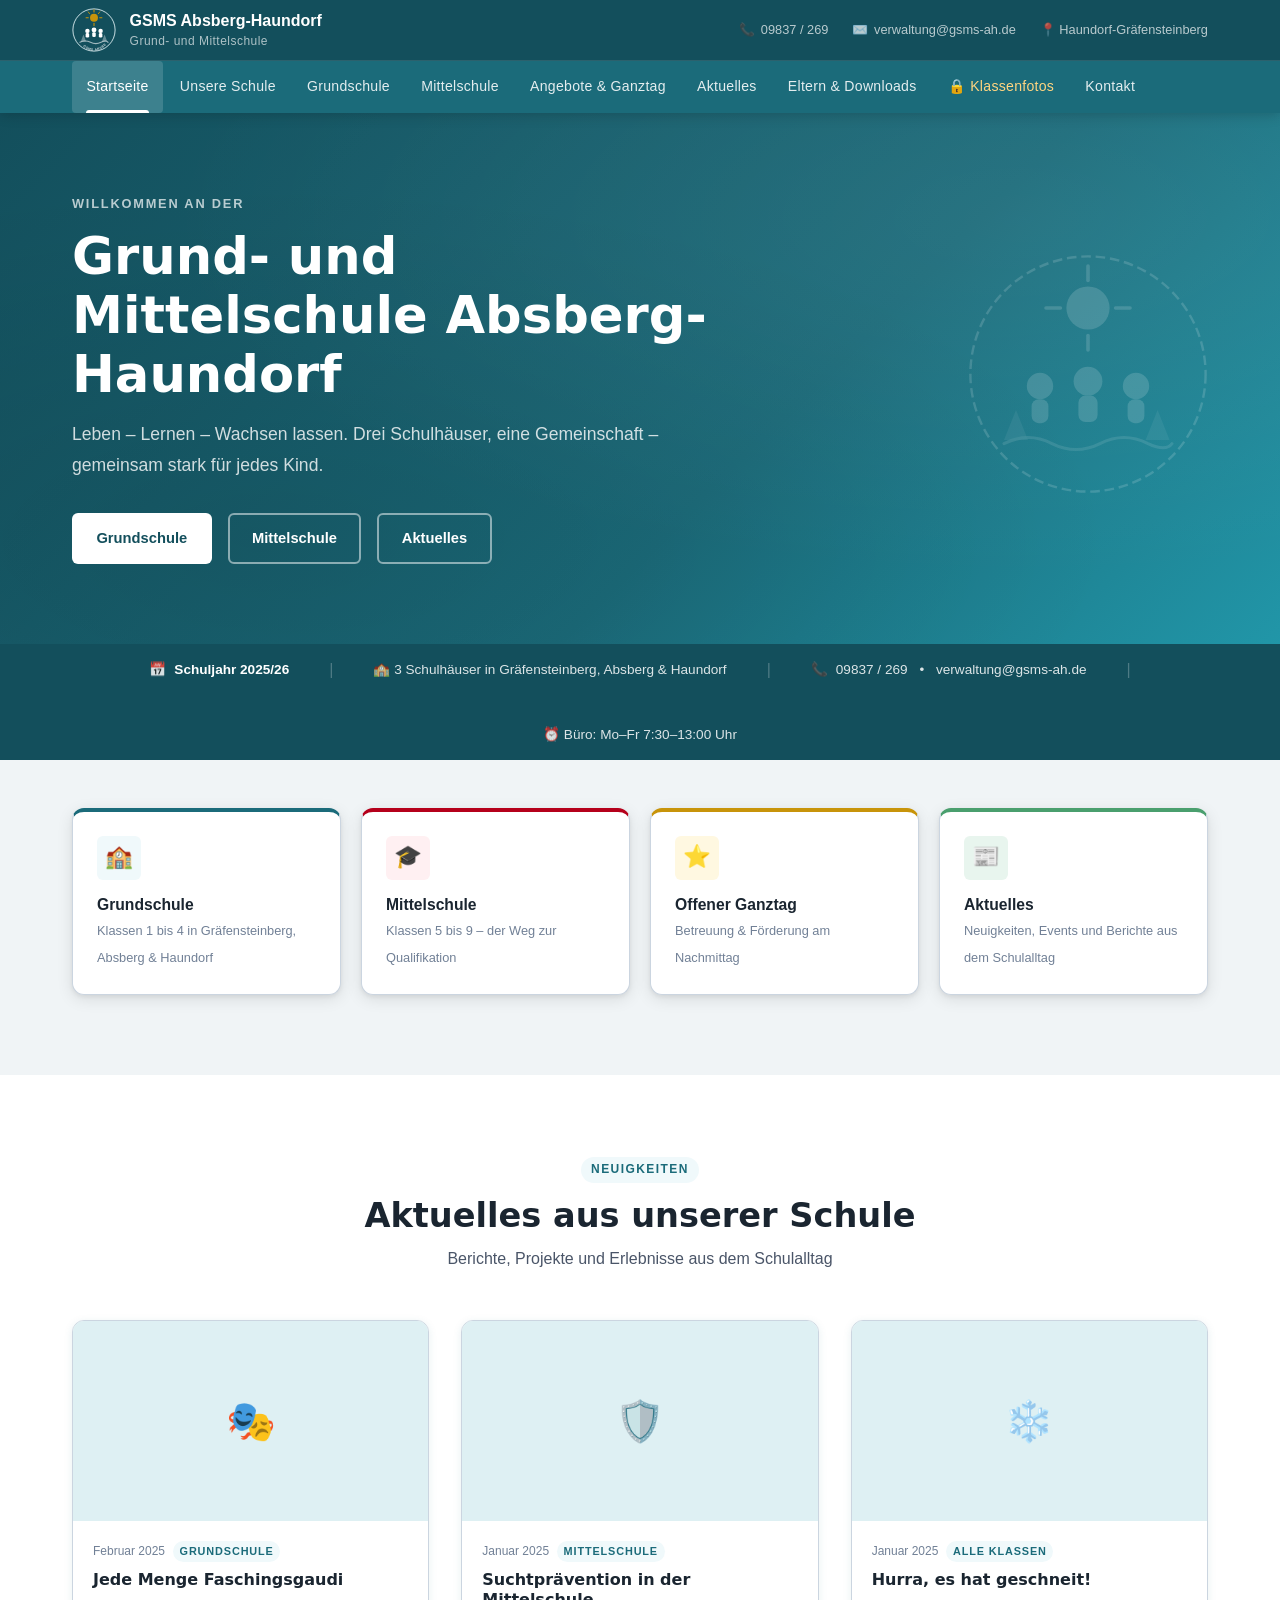
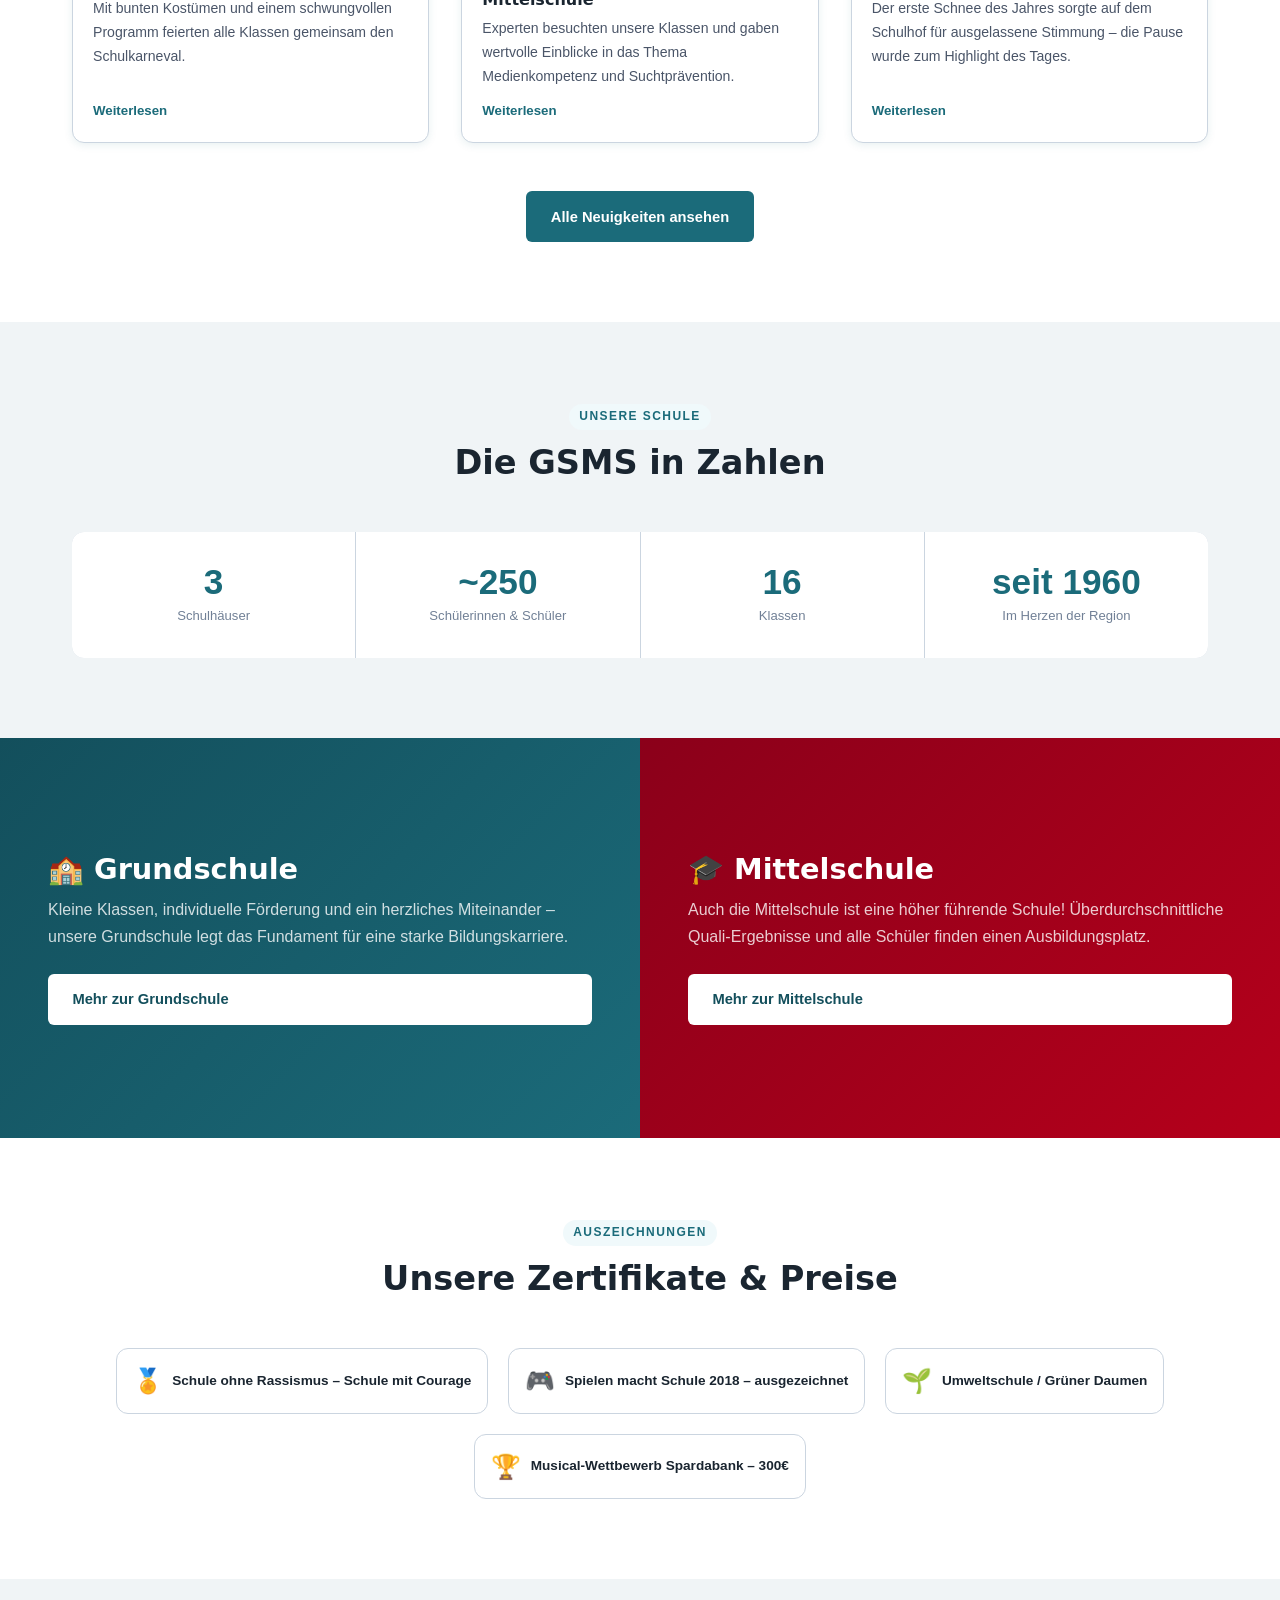
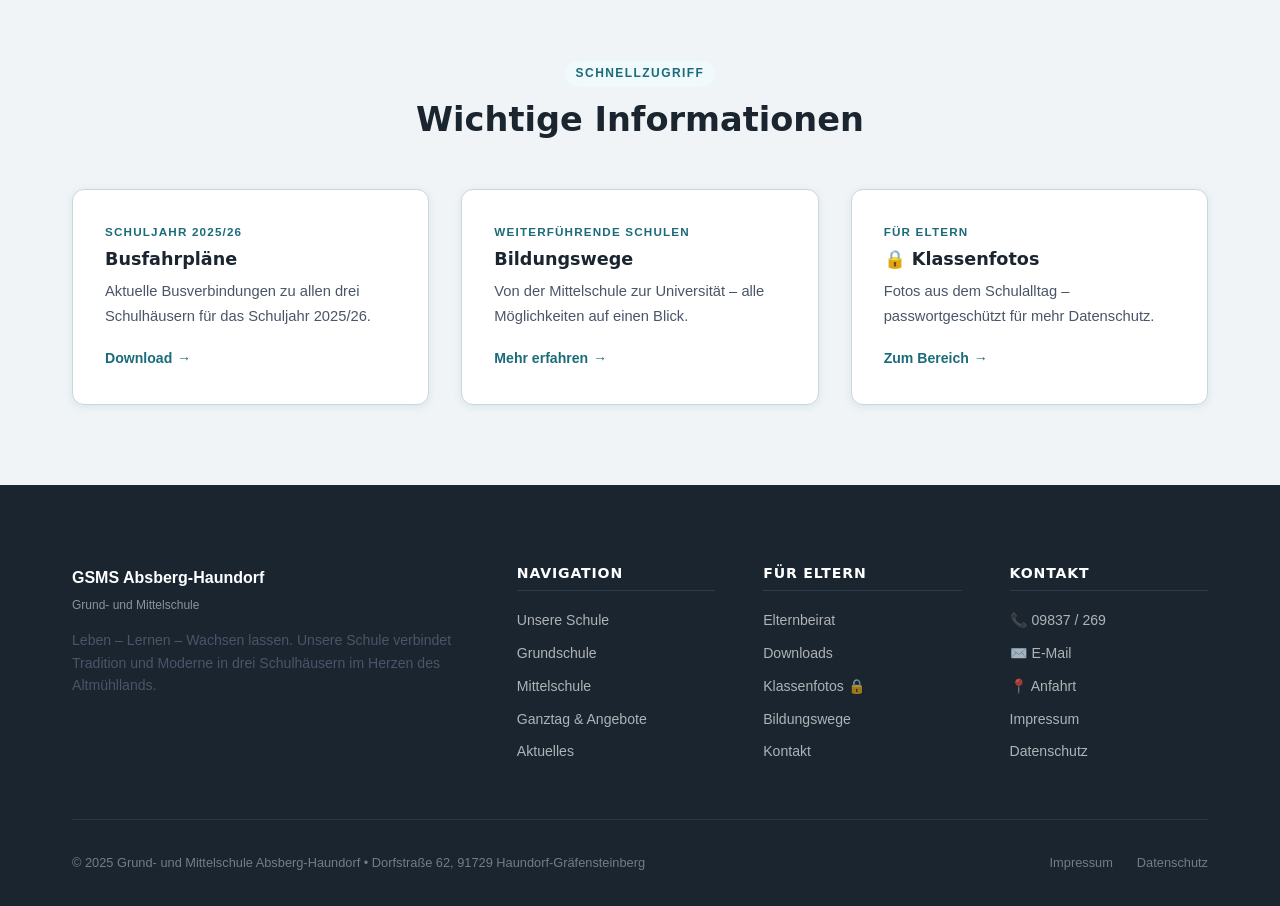
<file: index.html>
<!DOCTYPE html>
<html lang="de">
<head>
  <meta charset="UTF-8">
  <meta name="viewport" content="width=device-width, initial-scale=1.0">
  <title>Startseite — Grund- und Mittelschule Absberg-Haundorf</title>
  <meta name="description" content="Herzlich Willkommen an der Grund- und Mittelschule Absberg-Haundorf. Leben – Lernen – Wachsen lassen.">
  <link rel="stylesheet" href="css/style.css">
</head>
<body>

<!-- ===== HEADER ===== -->
<header id="header">
  <div class="header-top">
    <div class="container">
      <a href="index.html" class="logo-link">
        <!-- SVG Logo -->
        <svg class="logo-svg" width="44" height="44" viewBox="0 0 100 100" aria-hidden="true">
          <circle cx="50" cy="50" r="48" fill="#134F5C" stroke="#DEF0F3" stroke-width="2"/>
          <!-- Sun -->
          <circle cx="50" cy="22" r="9" fill="#C8940A"/>
          <line x1="50" y1="9"  x2="50" y2="4"  stroke="#C8940A" stroke-width="2.5" stroke-linecap="round"/>
          <line x1="50" y1="35" x2="50" y2="40" stroke="#C8940A" stroke-width="2.5" stroke-linecap="round"/>
          <line x1="37" y1="22" x2="32" y2="22" stroke="#C8940A" stroke-width="2.5" stroke-linecap="round"/>
          <line x1="63" y1="22" x2="68" y2="22" stroke="#C8940A" stroke-width="2.5" stroke-linecap="round"/>
          <line x1="40" y1="13" x2="37" y2="9"  stroke="#C8940A" stroke-width="2" stroke-linecap="round"/>
          <line x1="60" y1="13" x2="63" y2="9"  stroke="#C8940A" stroke-width="2" stroke-linecap="round"/>
          <!-- Figures (3 children) -->
          <circle cx="35" cy="52" r="5" fill="white"/>
          <rect x="31" y="57" width="8" height="10" rx="3" fill="white"/>
          <circle cx="50" cy="50" r="5.5" fill="white"/>
          <rect x="46" y="55" width="8" height="11" rx="3" fill="white"/>
          <circle cx="65" cy="52" r="5" fill="white"/>
          <rect x="61" y="57" width="8" height="10" rx="3" fill="white"/>
          <!-- Wave / Ground -->
          <path d="M18 78 Q30 72 42 78 Q54 84 66 78 Q78 72 82 78" fill="none" stroke="rgba(255,255,255,.6)" stroke-width="2.5" stroke-linecap="round"/>
          <!-- Trees (triangles) -->
          <polygon points="20,76 26,60 32,76" fill="rgba(255,255,255,.35)"/>
          <polygon points="68,76 74,60 80,76" fill="rgba(255,255,255,.35)"/>
          <!-- Text arc bottom -->
          <path id="arc" d="M 20 80 A 35 35 0 0 0 80 80" fill="none"/>
          <text font-size="7.5" font-weight="700" font-family="sans-serif" fill="rgba(255,255,255,.8)" letter-spacing="1">
            <textPath href="#arc" startOffset="12%">GSMS ABSBERG-HAUNDORF</textPath>
          </text>
        </svg>
        <div class="logo-text">
          <strong>GSMS Absberg-Haundorf</strong>
          <span>Grund- und Mittelschule</span>
        </div>
      </a>
      <div class="header-top-info">
        <span>📞 <a href="tel:09837269">09837 / 269</a></span>
        <span>✉️ <a href="mailto:verwaltung@gsms-ah.de">verwaltung@gsms-ah.de</a></span>
        <span>📍 Haundorf-Gräfensteinberg</span>
      </div>
    </div>
  </div>
  <nav class="main-nav" aria-label="Hauptnavigation">
    <div class="nav-inner">
      <ul class="nav-links" id="navLinks" role="list">
        <li><a href="index.html" class="active">Startseite</a></li>
        <li><a href="unsere-schule.html">Unsere Schule</a></li>
        <li><a href="grundschule.html">Grundschule</a></li>
        <li><a href="mittelschule.html">Mittelschule</a></li>
        <li><a href="angebote.html">Angebote &amp; Ganztag</a></li>
        <li><a href="news.html">Aktuelles</a></li>
        <li><a href="eltern.html">Eltern &amp; Downloads</a></li>
        <li><a href="klassenfotos.html" class="nav-protect">🔒 Klassenfotos</a></li>
        <li><a href="kontakt.html">Kontakt</a></li>
      </ul>
      <button class="nav-mobile-toggle" id="navToggle" aria-label="Menü öffnen" aria-expanded="false">
        <span class="hamburger-icon"><span></span><span></span><span></span></span>
      </button>
    </div>
  </nav>
</header>

<!-- ===== HERO ===== -->
<section class="hero">
  <div class="hero-inner">
    <div class="hero-content">
      <p class="hero-eyebrow">Willkommen an der</p>
      <h1>Grund- und Mittelschule Absberg-Haundorf</h1>
      <p class="lead">Leben &ndash; Lernen &ndash; Wachsen lassen. Drei Schulhäuser, eine Gemeinschaft &ndash; gemeinsam stark für jedes Kind.</p>
      <div class="hero-actions">
        <a href="grundschule.html" class="btn btn-primary">Grundschule</a>
        <a href="mittelschule.html" class="btn btn-outline">Mittelschule</a>
        <a href="news.html" class="btn btn-outline">Aktuelles</a>
      </div>
    </div>
    <div class="hero-visual" aria-hidden="true">
      <svg width="240" height="240" viewBox="0 0 200 200">
        <circle cx="100" cy="100" r="98" fill="none" stroke="white" stroke-width="2" stroke-dasharray="8 4"/>
        <circle cx="100" cy="45" r="18" fill="white"/>
        <line x1="100" y1="22" x2="100" y2="10" stroke="white" stroke-width="3" stroke-linecap="round"/>
        <line x1="100" y1="68" x2="100" y2="80" stroke="white" stroke-width="3" stroke-linecap="round"/>
        <line x1="77"  y1="45" x2="65"  y2="45" stroke="white" stroke-width="3" stroke-linecap="round"/>
        <line x1="123" y1="45" x2="135" y2="45" stroke="white" stroke-width="3" stroke-linecap="round"/>
        <circle cx="60"  cy="110" r="11" fill="white"/>
        <rect x="53" y="121" width="14" height="20" rx="6" fill="white"/>
        <circle cx="100" cy="106" r="12" fill="white"/>
        <rect x="92"  y="118" width="16" height="22" rx="6" fill="white"/>
        <circle cx="140" cy="110" r="11" fill="white"/>
        <rect x="133" y="121" width="14" height="20" rx="6" fill="white"/>
        <path d="M30 158 Q50 148 70 158 Q90 168 110 158 Q130 148 150 158 Q165 165 170 158" fill="none" stroke="white" stroke-width="2.5" stroke-linecap="round" opacity=".7"/>
        <polygon points="30,155 40,130 50,155" fill="white" opacity=".4"/>
        <polygon points="148,155 158,130 168,155" fill="white" opacity=".4"/>
      </svg>
    </div>
  </div>
</section>

<!-- ===== INFO BAR ===== -->
<div class="info-bar">
  <div class="container">
    <div class="info-item">📅 <strong>Schuljahr 2025/26</strong></div>
    <div class="info-divider">|</div>
    <div class="info-item">🏫 3 Schulhäuser in Gräfensteinberg, Absberg &amp; Haundorf</div>
    <div class="info-divider">|</div>
    <div class="info-item">📞 <a href="tel:09837269">09837 / 269</a> &nbsp;&bull;&nbsp; <a href="mailto:verwaltung@gsms-ah.de">verwaltung@gsms-ah.de</a></div>
    <div class="info-divider">|</div>
    <div class="info-item">⏰ Büro: Mo–Fr 7:30–13:00 Uhr</div>
  </div>
</div>

<!-- ===== QUICK TILES ===== -->
<section class="section section--light">
  <div class="container">
    <div class="quick-tiles">
      <a href="grundschule.html" class="quick-tile">
        <div class="quick-tile-icon">🏫</div>
        <div>
          <strong>Grundschule</strong>
          <span>Klassen 1 bis 4 in Gräfensteinberg, Absberg &amp; Haundorf</span>
        </div>
      </a>
      <a href="mittelschule.html" class="quick-tile">
        <div class="quick-tile-icon">🎓</div>
        <div>
          <strong>Mittelschule</strong>
          <span>Klassen 5 bis 9 – der Weg zur Qualifikation</span>
        </div>
      </a>
      <a href="angebote.html" class="quick-tile">
        <div class="quick-tile-icon">⭐</div>
        <div>
          <strong>Offener Ganztag</strong>
          <span>Betreuung &amp; Förderung am Nachmittag</span>
        </div>
      </a>
      <a href="news.html" class="quick-tile">
        <div class="quick-tile-icon">📰</div>
        <div>
          <strong>Aktuelles</strong>
          <span>Neuigkeiten, Events und Berichte aus dem Schulalltag</span>
        </div>
      </a>
    </div>
  </div>
</section>

<!-- ===== AKTUELLES ===== -->
<section class="section">
  <div class="container">
    <div class="section-header">
      <div class="section-label">Neuigkeiten</div>
      <h2>Aktuelles aus unserer Schule</h2>
      <p>Berichte, Projekte und Erlebnisse aus dem Schulalltag</p>
    </div>
    <div class="news-grid">
      <div class="news-card">
        <div class="news-card-img">🎭</div>
        <div class="news-card-body">
          <div class="news-card-meta">
            <span class="news-card-date">Februar 2025</span>
            <span class="news-card-tag">Grundschule</span>
          </div>
          <h3>Jede Menge Faschingsgaudi</h3>
          <p>Mit bunten Kostümen und einem schwungvollen Programm feierten alle Klassen gemeinsam den Schulkarneval.</p>
          <a href="news.html" class="read-more">Weiterlesen</a>
        </div>
      </div>
      <div class="news-card">
        <div class="news-card-img">🛡️</div>
        <div class="news-card-body">
          <div class="news-card-meta">
            <span class="news-card-date">Januar 2025</span>
            <span class="news-card-tag">Mittelschule</span>
          </div>
          <h3>Suchtprävention in der Mittelschule</h3>
          <p>Experten besuchten unsere Klassen und gaben wertvolle Einblicke in das Thema Medienkompetenz und Suchtprävention.</p>
          <a href="news.html" class="read-more">Weiterlesen</a>
        </div>
      </div>
      <div class="news-card">
        <div class="news-card-img">❄️</div>
        <div class="news-card-body">
          <div class="news-card-meta">
            <span class="news-card-date">Januar 2025</span>
            <span class="news-card-tag">Alle Klassen</span>
          </div>
          <h3>Hurra, es hat geschneit!</h3>
          <p>Der erste Schnee des Jahres sorgte auf dem Schulhof für ausgelassene Stimmung – die Pause wurde zum Highlight des Tages.</p>
          <a href="news.html" class="read-more">Weiterlesen</a>
        </div>
      </div>
    </div>
    <div class="text-center mt-xl">
      <a href="news.html" class="btn btn-teal">Alle Neuigkeiten ansehen</a>
    </div>
  </div>
</section>

<!-- ===== SCHULE IN ZAHLEN ===== -->
<section class="section section--light">
  <div class="container">
    <div class="section-header">
      <div class="section-label">Unsere Schule</div>
      <h2>Die GSMS in Zahlen</h2>
    </div>
    <div class="stats-row">
      <div class="stat-item">
        <div class="stat-number">3</div>
        <div class="stat-label">Schulhäuser</div>
      </div>
      <div class="stat-item">
        <div class="stat-number">~250</div>
        <div class="stat-label">Schülerinnen &amp; Schüler</div>
      </div>
      <div class="stat-item">
        <div class="stat-number">16</div>
        <div class="stat-label">Klassen</div>
      </div>
      <div class="stat-item">
        <div class="stat-number">seit 1960</div>
        <div class="stat-label">Im Herzen der Region</div>
      </div>
    </div>
  </div>
</section>

<!-- ===== GS / MS PANEL ===== -->
<div class="schools-split">
  <div class="school-panel school-panel--gs">
    <h2>🏫 Grundschule</h2>
    <p>Kleine Klassen, individuelle Förderung und ein herzliches Miteinander – unsere Grundschule legt das Fundament für eine starke Bildungskarriere.</p>
    <a href="grundschule.html" class="btn btn-primary">Mehr zur Grundschule</a>
  </div>
  <div class="school-panel school-panel--ms">
    <h2>🎓 Mittelschule</h2>
    <p>Auch die Mittelschule ist eine höher führende Schule! Überdurchschnittliche Quali-Ergebnisse und alle Schüler finden einen Ausbildungsplatz.</p>
    <a href="mittelschule.html" class="btn btn-primary">Mehr zur Mittelschule</a>
  </div>
</div>

<!-- ===== AUSZEICHNUNGEN ===== -->
<section class="section">
  <div class="container">
    <div class="section-header">
      <div class="section-label">Auszeichnungen</div>
      <h2>Unsere Zertifikate &amp; Preise</h2>
    </div>
    <div class="badges-row" style="justify-content:center;">
      <div class="badge-item"><span class="badge-icon">🏅</span> Schule ohne Rassismus – Schule mit Courage</div>
      <div class="badge-item"><span class="badge-icon">🎮</span> Spielen macht Schule 2018 – ausgezeichnet</div>
      <div class="badge-item"><span class="badge-icon">🌱</span> Umweltschule / Grüner Daumen</div>
      <div class="badge-item"><span class="badge-icon">🏆</span> Musical-Wettbewerb Spardabank – 300€</div>
    </div>
  </div>
</section>

<!-- ===== WICHTIGE LINKS ===== -->
<section class="section section--light">
  <div class="container">
    <div class="section-header">
      <div class="section-label">Schnellzugriff</div>
      <h2>Wichtige Informationen</h2>
    </div>
    <div class="grid-3">
      <div class="card">
        <div class="card-body">
          <div class="card-tag">Schuljahr 2025/26</div>
          <h3>Busfahrpläne</h3>
          <p>Aktuelle Busverbindungen zu allen drei Schulhäusern für das Schuljahr 2025/26.</p>
          <a href="eltern.html#downloads" class="card-link">Download</a>
        </div>
      </div>
      <div class="card">
        <div class="card-body">
          <div class="card-tag">Weiterführende Schulen</div>
          <h3>Bildungswege</h3>
          <p>Von der Mittelschule zur Universität – alle Möglichkeiten auf einen Blick.</p>
          <a href="mittelschule.html#bildungsweg" class="card-link">Mehr erfahren</a>
        </div>
      </div>
      <div class="card">
        <div class="card-body">
          <div class="card-tag">Für Eltern</div>
          <h3>🔒 Klassenfotos</h3>
          <p>Fotos aus dem Schulalltag – passwortgeschützt für mehr Datenschutz.</p>
          <a href="klassenfotos.html" class="card-link">Zum Bereich</a>
        </div>
      </div>
    </div>
  </div>
</section>

<!-- ===== FOOTER ===== -->
<footer>
  <div class="container">
    <div class="footer-grid">
      <div class="footer-brand">
        <div class="footer-logo-text">
          <strong>GSMS Absberg-Haundorf</strong><br>
          <span>Grund- und Mittelschule</span>
        </div>
        <p>Leben – Lernen – Wachsen lassen. Unsere Schule verbindet Tradition und Moderne in drei Schulhäusern im Herzen des Altmühllands.</p>
      </div>
      <div class="footer-col">
        <h4>Navigation</h4>
        <ul>
          <li><a href="unsere-schule.html">Unsere Schule</a></li>
          <li><a href="grundschule.html">Grundschule</a></li>
          <li><a href="mittelschule.html">Mittelschule</a></li>
          <li><a href="angebote.html">Ganztag &amp; Angebote</a></li>
          <li><a href="news.html">Aktuelles</a></li>
        </ul>
      </div>
      <div class="footer-col">
        <h4>Für Eltern</h4>
        <ul>
          <li><a href="eltern.html">Elternbeirat</a></li>
          <li><a href="eltern.html#downloads">Downloads</a></li>
          <li><a href="klassenfotos.html">Klassenfotos 🔒</a></li>
          <li><a href="mittelschule.html#bildungsweg">Bildungswege</a></li>
          <li><a href="kontakt.html">Kontakt</a></li>
        </ul>
      </div>
      <div class="footer-col">
        <h4>Kontakt</h4>
        <ul>
          <li><a href="tel:09837269">📞 09837 / 269</a></li>
          <li><a href="mailto:verwaltung@gsms-ah.de">✉️ E-Mail</a></li>
          <li><a href="kontakt.html">📍 Anfahrt</a></li>
          <li><a href="kontakt.html#impressum">Impressum</a></li>
          <li><a href="kontakt.html#datenschutz">Datenschutz</a></li>
        </ul>
      </div>
    </div>
    <div class="footer-bottom">
      <p>&copy; 2025 Grund- und Mittelschule Absberg-Haundorf &bull; Dorfstraße 62, 91729 Haundorf-Gräfensteinberg</p>
      <div class="footer-legal">
        <a href="kontakt.html#impressum">Impressum</a>
        <a href="kontakt.html#datenschutz">Datenschutz</a>
      </div>
    </div>
  </div>
</footer>

<script src="js/main.js"></script>
</body>
</html>
</file>
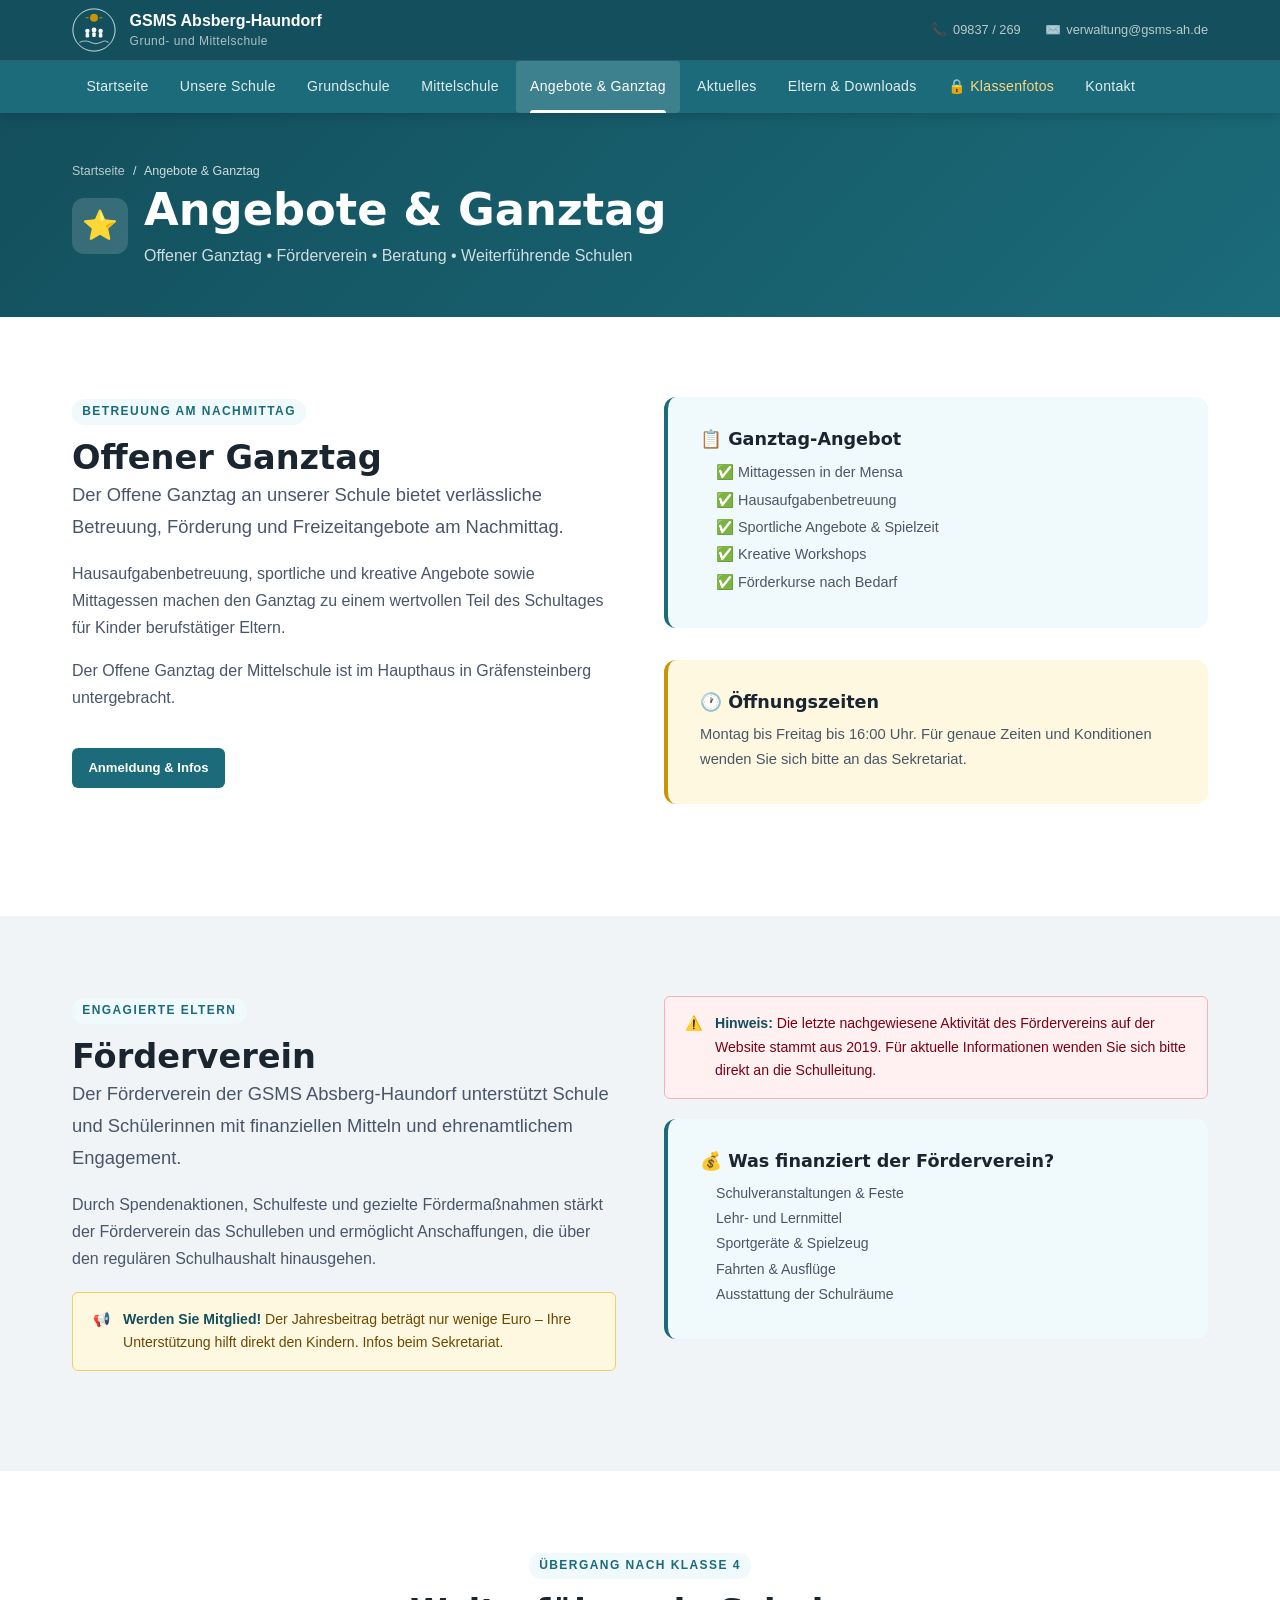
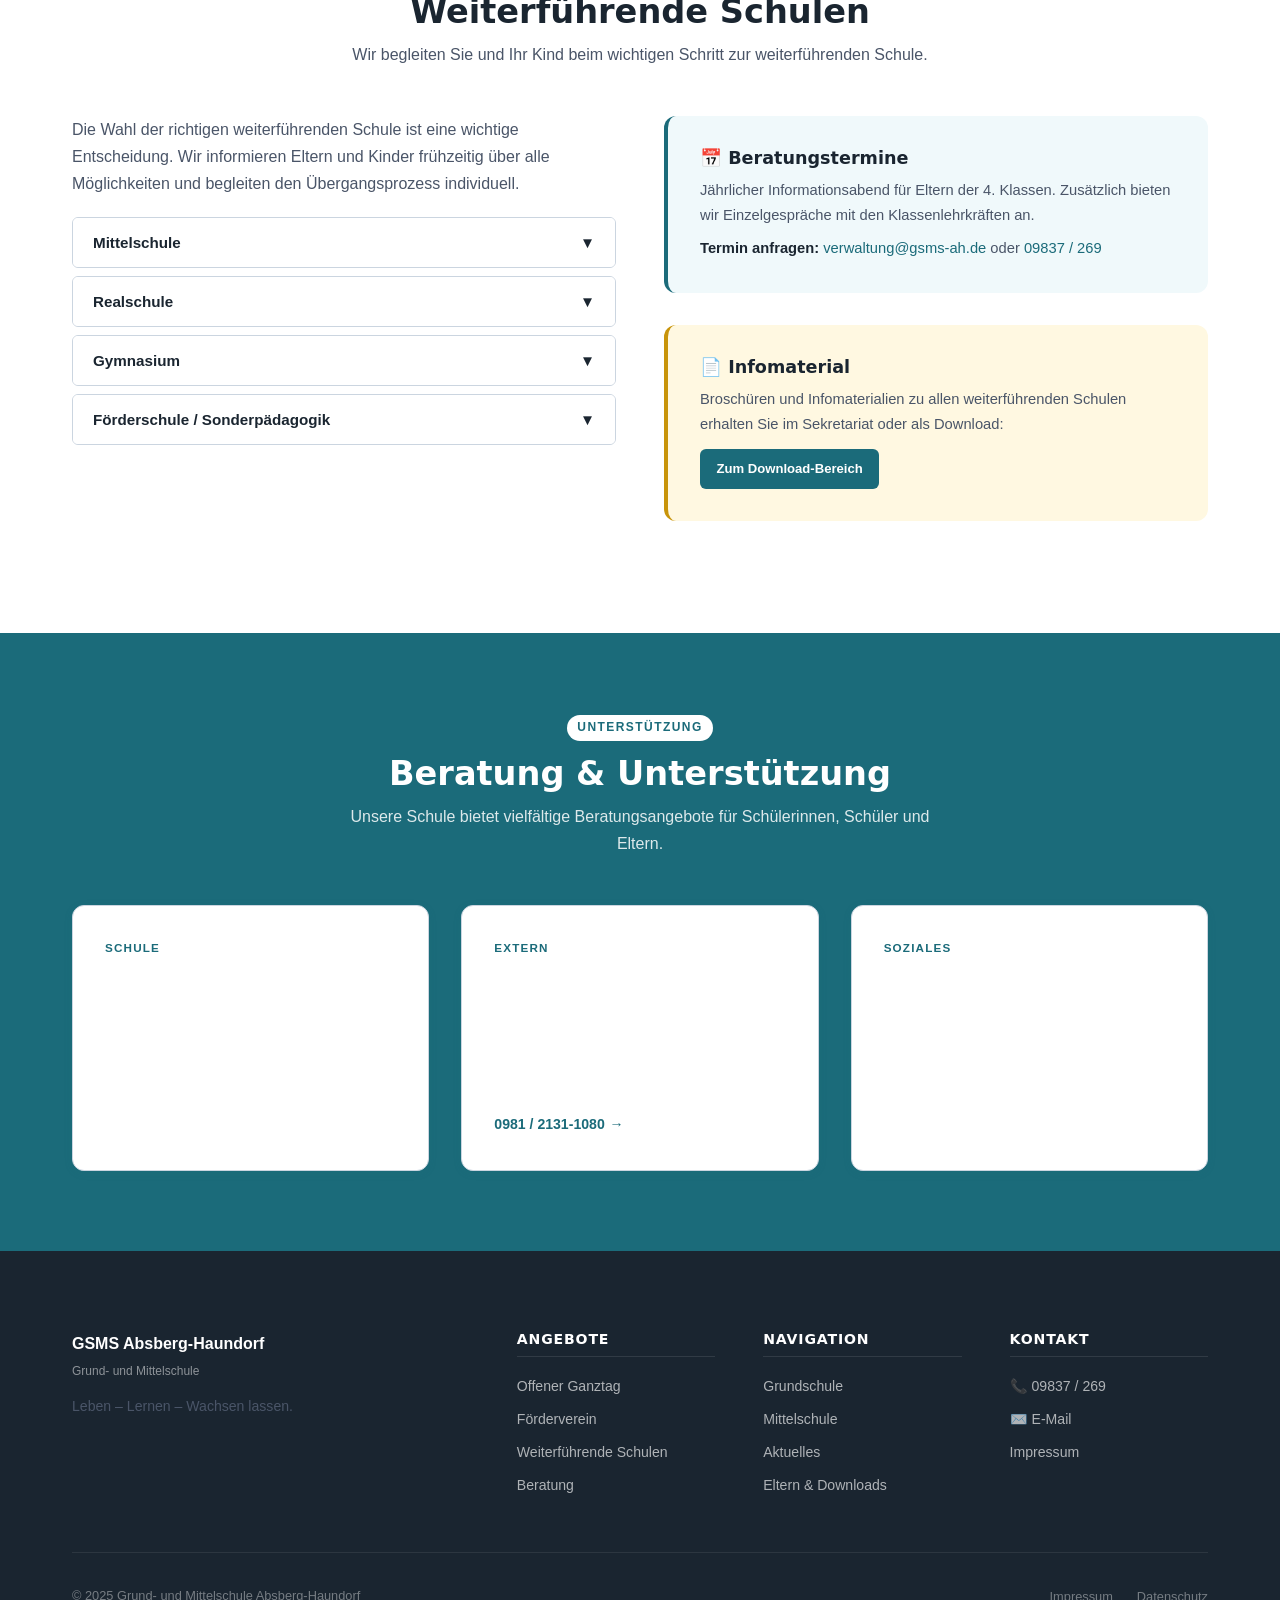
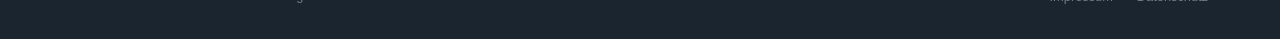
<file: angebote.html>
<!DOCTYPE html>
<html lang="de">
<head>
  <meta charset="UTF-8">
  <meta name="viewport" content="width=device-width, initial-scale=1.0">
  <title>Angebote &amp; Ganztag — GSMS Absberg-Haundorf</title>
  <meta name="description" content="Offener Ganztag, Förderverein, Beratung und weitere Angebote der GSMS Absberg-Haundorf.">
  <link rel="stylesheet" href="css/style.css">
</head>
<body>

<header id="header">
  <div class="header-top">
    <div class="container">
      <a href="index.html" class="logo-link">
        <svg class="logo-svg" width="44" height="44" viewBox="0 0 100 100" aria-hidden="true">
          <circle cx="50" cy="50" r="48" fill="#134F5C" stroke="#DEF0F3" stroke-width="2"/>
          <circle cx="50" cy="22" r="9" fill="#C8940A"/>
          <line x1="37" y1="22" x2="32" y2="22" stroke="#C8940A" stroke-width="2.5" stroke-linecap="round"/>
          <line x1="63" y1="22" x2="68" y2="22" stroke="#C8940A" stroke-width="2.5" stroke-linecap="round"/>
          <circle cx="35" cy="52" r="5" fill="white"/><rect x="31" y="57" width="8" height="10" rx="3" fill="white"/>
          <circle cx="50" cy="50" r="5.5" fill="white"/><rect x="46" y="55" width="8" height="11" rx="3" fill="white"/>
          <circle cx="65" cy="52" r="5" fill="white"/><rect x="61" y="57" width="8" height="10" rx="3" fill="white"/>
          <path d="M18 78 Q30 72 42 78 Q54 84 66 78 Q78 72 82 78" fill="none" stroke="rgba(255,255,255,.6)" stroke-width="2.5" stroke-linecap="round"/>
        </svg>
        <div class="logo-text"><strong>GSMS Absberg-Haundorf</strong><span>Grund- und Mittelschule</span></div>
      </a>
      <div class="header-top-info">
        <span>📞 <a href="tel:09837269">09837 / 269</a></span>
        <span>✉️ <a href="mailto:verwaltung@gsms-ah.de">verwaltung@gsms-ah.de</a></span>
      </div>
    </div>
  </div>
  <nav class="main-nav">
    <div class="nav-inner">
      <ul class="nav-links" id="navLinks">
        <li><a href="index.html">Startseite</a></li>
        <li><a href="unsere-schule.html">Unsere Schule</a></li>
        <li><a href="grundschule.html">Grundschule</a></li>
        <li><a href="mittelschule.html">Mittelschule</a></li>
        <li><a href="angebote.html" class="active">Angebote &amp; Ganztag</a></li>
        <li><a href="news.html">Aktuelles</a></li>
        <li><a href="eltern.html">Eltern &amp; Downloads</a></li>
        <li><a href="klassenfotos.html" class="nav-protect">🔒 Klassenfotos</a></li>
        <li><a href="kontakt.html">Kontakt</a></li>
      </ul>
      <button class="nav-mobile-toggle" id="navToggle" aria-label="Menü öffnen" aria-expanded="false">
        <span class="hamburger-icon"><span></span><span></span><span></span></span>
      </button>
    </div>
  </nav>
</header>

<section class="page-hero">
  <div class="container">
    <div>
      <p class="breadcrumb"><a href="index.html">Startseite</a> <span>/</span> Angebote &amp; Ganztag</p>
      <div style="display:flex;align-items:center;gap:1rem;flex-wrap:wrap;">
        <div class="page-hero-icon">⭐</div>
        <div><h1>Angebote &amp; Ganztag</h1><p>Offener Ganztag &bull; Förderverein &bull; Beratung &bull; Weiterführende Schulen</p></div>
      </div>
    </div>
  </div>
</section>

<main>
<!-- OFFENER GANZTAG -->
<section class="section" id="ganztag">
  <div class="container">
    <div class="two-col">
      <div>
        <div class="section-label">Betreuung am Nachmittag</div>
        <h2>Offener Ganztag</h2>
        <p class="lead">Der Offene Ganztag an unserer Schule bietet verlässliche Betreuung, Förderung und Freizeitangebote am Nachmittag.</p>
        <p>Hausaufgabenbetreuung, sportliche und kreative Angebote sowie Mittagessen machen den Ganztag zu einem wertvollen Teil des Schultages für Kinder berufstätiger Eltern.</p>
        <p>Der Offene Ganztag der Mittelschule ist im Haupthaus in Gräfensteinberg untergebracht.</p>
        <a href="kontakt.html" class="btn btn-teal btn-sm mt-md">Anmeldung &amp; Infos</a>
      </div>
      <div>
        <div class="info-box info-box--primary">
          <h4>📋 Ganztag-Angebot</h4>
          <ul style="font-size:.9rem;padding-left:1rem;line-height:1.9;color:var(--color-mid);">
            <li>✅ Mittagessen in der Mensa</li>
            <li>✅ Hausaufgabenbetreuung</li>
            <li>✅ Sportliche Angebote &amp; Spielzeit</li>
            <li>✅ Kreative Workshops</li>
            <li>✅ Förderkurse nach Bedarf</li>
          </ul>
        </div>
        <div class="info-box info-box--warning mt-md">
          <h4>🕐 Öffnungszeiten</h4>
          <p>Montag bis Freitag bis 16:00 Uhr. Für genaue Zeiten und Konditionen wenden Sie sich bitte an das Sekretariat.</p>
        </div>
      </div>
    </div>
  </div>
</section>

<!-- FÖRDERVEREIN -->
<section class="section section--light" id="foerderverein">
  <div class="container">
    <div class="two-col">
      <div>
        <div class="section-label">Engagierte Eltern</div>
        <h2>Förderverein</h2>
        <p class="lead">Der Förderverein der GSMS Absberg-Haundorf unterstützt Schule und Schülerinnen mit finanziellen Mitteln und ehrenamtlichem Engagement.</p>
        <p>Durch Spendenaktionen, Schulfeste und gezielte Fördermaßnahmen stärkt der Förderverein das Schulleben und ermöglicht Anschaffungen, die über den regulären Schulhaushalt hinausgehen.</p>
        <div class="notice notice--warning mt-md">
          <span>📢</span>
          <p><strong>Werden Sie Mitglied!</strong> Der Jahresbeitrag beträgt nur wenige Euro – Ihre Unterstützung hilft direkt den Kindern. Infos beim Sekretariat.</p>
        </div>
      </div>
      <div>
        <div class="notice notice--critical">
          <span>⚠️</span>
          <p><strong>Hinweis:</strong> Die letzte nachgewiesene Aktivität des Fördervereins auf der Website stammt aus 2019. Für aktuelle Informationen wenden Sie sich bitte direkt an die Schulleitung.</p>
        </div>
        <div class="info-box info-box--primary mt-md">
          <h4>💰 Was finanziert der Förderverein?</h4>
          <ul style="font-size:.88rem;padding-left:1rem;line-height:1.8;color:var(--color-mid);">
            <li>Schulveranstaltungen &amp; Feste</li>
            <li>Lehr- und Lernmittel</li>
            <li>Sportgeräte &amp; Spielzeug</li>
            <li>Fahrten &amp; Ausflüge</li>
            <li>Ausstattung der Schulräume</li>
          </ul>
        </div>
      </div>
    </div>
  </div>
</section>

<!-- WEITERFÜHRENDE SCHULEN -->
<section class="section" id="weiterfuehrend">
  <div class="container">
    <div class="section-header">
      <div class="section-label">Übergang nach Klasse 4</div>
      <h2>Weiterführende Schulen</h2>
      <p>Wir begleiten Sie und Ihr Kind beim wichtigen Schritt zur weiterführenden Schule.</p>
    </div>
    <div class="two-col">
      <div>
        <p>Die Wahl der richtigen weiterführenden Schule ist eine wichtige Entscheidung. Wir informieren Eltern und Kinder frühzeitig über alle Möglichkeiten und begleiten den Übergangsprozess individuell.</p>
        <div class="accordion-item mt-md">
          <button class="accordion-toggle" aria-expanded="false">Mittelschule <span class="accordion-arrow">▼</span></button>
          <div class="accordion-body">Unsere eigene Mittelschule bietet Klassen 5–9 mit dem Qualifizierenden Abschluss. Kleinstklassen, intensive Betreuung und starke Ausbildungskooperation.</div>
        </div>
        <div class="accordion-item">
          <button class="accordion-toggle" aria-expanded="false">Realschule <span class="accordion-arrow">▼</span></button>
          <div class="accordion-body">Die nächste Realschule befindet sich in Gunzenhausen. Mit dem Mittleren Schulabschluss eröffnet sie weitere Bildungswege. Schulberatung nach Vereinbarung.</div>
        </div>
        <div class="accordion-item">
          <button class="accordion-toggle" aria-expanded="false">Gymnasium <span class="accordion-arrow">▼</span></button>
          <div class="accordion-body">Das nächste Gymnasium befindet sich in Gunzenhausen bzw. Weißenburg. Bei entsprechender Eignung und Empfehlung begleiten wir den Übergang vollständig.</div>
        </div>
        <div class="accordion-item">
          <button class="accordion-toggle" aria-expanded="false">Förderschule / Sonderpädagogik <span class="accordion-arrow">▼</span></button>
          <div class="accordion-body">Für Schülerinnen und Schüler mit besonderem Förderbedarf stehen spezialisierte Einrichtungen in der Region zur Verfügung. Beratung durch unsere Schulleitung.</div>
        </div>
      </div>
      <div>
        <div class="info-box info-box--primary">
          <h4>📅 Beratungstermine</h4>
          <p>Jährlicher Informationsabend für Eltern der 4. Klassen. Zusätzlich bieten wir Einzelgespräche mit den Klassenlehrkräften an.</p>
          <p style="margin-top:.5rem;"><strong>Termin anfragen:</strong> <a href="mailto:verwaltung@gsms-ah.de">verwaltung@gsms-ah.de</a> oder <a href="tel:09837269">09837 / 269</a></p>
        </div>
        <div class="info-box info-box--warning mt-md">
          <h4>📄 Infomaterial</h4>
          <p>Broschüren und Infomaterialien zu allen weiterführenden Schulen erhalten Sie im Sekretariat oder als Download:</p>
          <a href="eltern.html#downloads" class="btn btn-teal btn-sm mt-sm">Zum Download-Bereich</a>
        </div>
      </div>
    </div>
  </div>
</section>

<!-- BERATUNG -->
<section class="section section--primary" id="beratung">
  <div class="container">
    <div class="section-header">
      <div class="section-label">Unterstützung</div>
      <h2>Beratung &amp; Unterstützung</h2>
      <p>Unsere Schule bietet vielfältige Beratungsangebote für Schülerinnen, Schüler und Eltern.</p>
    </div>
    <div class="grid-3">
      <div class="card">
        <div class="card-body">
          <div class="card-tag">Schule</div>
          <h3>Schulberatung</h3>
          <p>Bei schulischen Fragen, Lernproblemen oder Schulwechsel stehen Ihnen die Klassenlehrkräfte und die Schulleitung beratend zur Seite.</p>
        </div>
      </div>
      <div class="card">
        <div class="card-body">
          <div class="card-tag">Extern</div>
          <h3>Schulberatungsstelle</h3>
          <p>Die staatliche Schulberatungsstelle Ansbach bietet professionelle Beratung zu Bildungswegen, Schullaufbahn und Lernschwierigkeiten.</p>
          <a href="tel:098121311080" class="card-link">0981 / 2131-1080</a>
        </div>
      </div>
      <div class="card">
        <div class="card-body">
          <div class="card-tag">Soziales</div>
          <h3>Jugendamt &amp; Erziehungsberatung</h3>
          <p>Bei familiären oder sozialen Schwierigkeiten vermitteln wir Kontakt zu geeigneten Beratungsstellen im Landkreis.</p>
        </div>
      </div>
    </div>
  </div>
</section>
</main>

<footer>
  <div class="container">
    <div class="footer-grid">
      <div class="footer-brand">
        <div class="footer-logo-text"><strong>GSMS Absberg-Haundorf</strong><br><span>Grund- und Mittelschule</span></div>
        <p>Leben – Lernen – Wachsen lassen.</p>
      </div>
      <div class="footer-col"><h4>Angebote</h4><ul>
        <li><a href="#ganztag">Offener Ganztag</a></li>
        <li><a href="#foerderverein">Förderverein</a></li>
        <li><a href="#weiterfuehrend">Weiterführende Schulen</a></li>
        <li><a href="#beratung">Beratung</a></li>
      </ul></div>
      <div class="footer-col"><h4>Navigation</h4><ul>
        <li><a href="grundschule.html">Grundschule</a></li>
        <li><a href="mittelschule.html">Mittelschule</a></li>
        <li><a href="news.html">Aktuelles</a></li>
        <li><a href="eltern.html">Eltern &amp; Downloads</a></li>
      </ul></div>
      <div class="footer-col"><h4>Kontakt</h4><ul>
        <li><a href="tel:09837269">📞 09837 / 269</a></li>
        <li><a href="mailto:verwaltung@gsms-ah.de">✉️ E-Mail</a></li>
        <li><a href="kontakt.html#impressum">Impressum</a></li>
      </ul></div>
    </div>
    <div class="footer-bottom">
      <p>&copy; 2025 Grund- und Mittelschule Absberg-Haundorf</p>
      <div class="footer-legal"><a href="kontakt.html#impressum">Impressum</a><a href="kontakt.html#datenschutz">Datenschutz</a></div>
    </div>
  </div>
</footer>
<script src="js/main.js"></script>
</body>
</html>
</file>
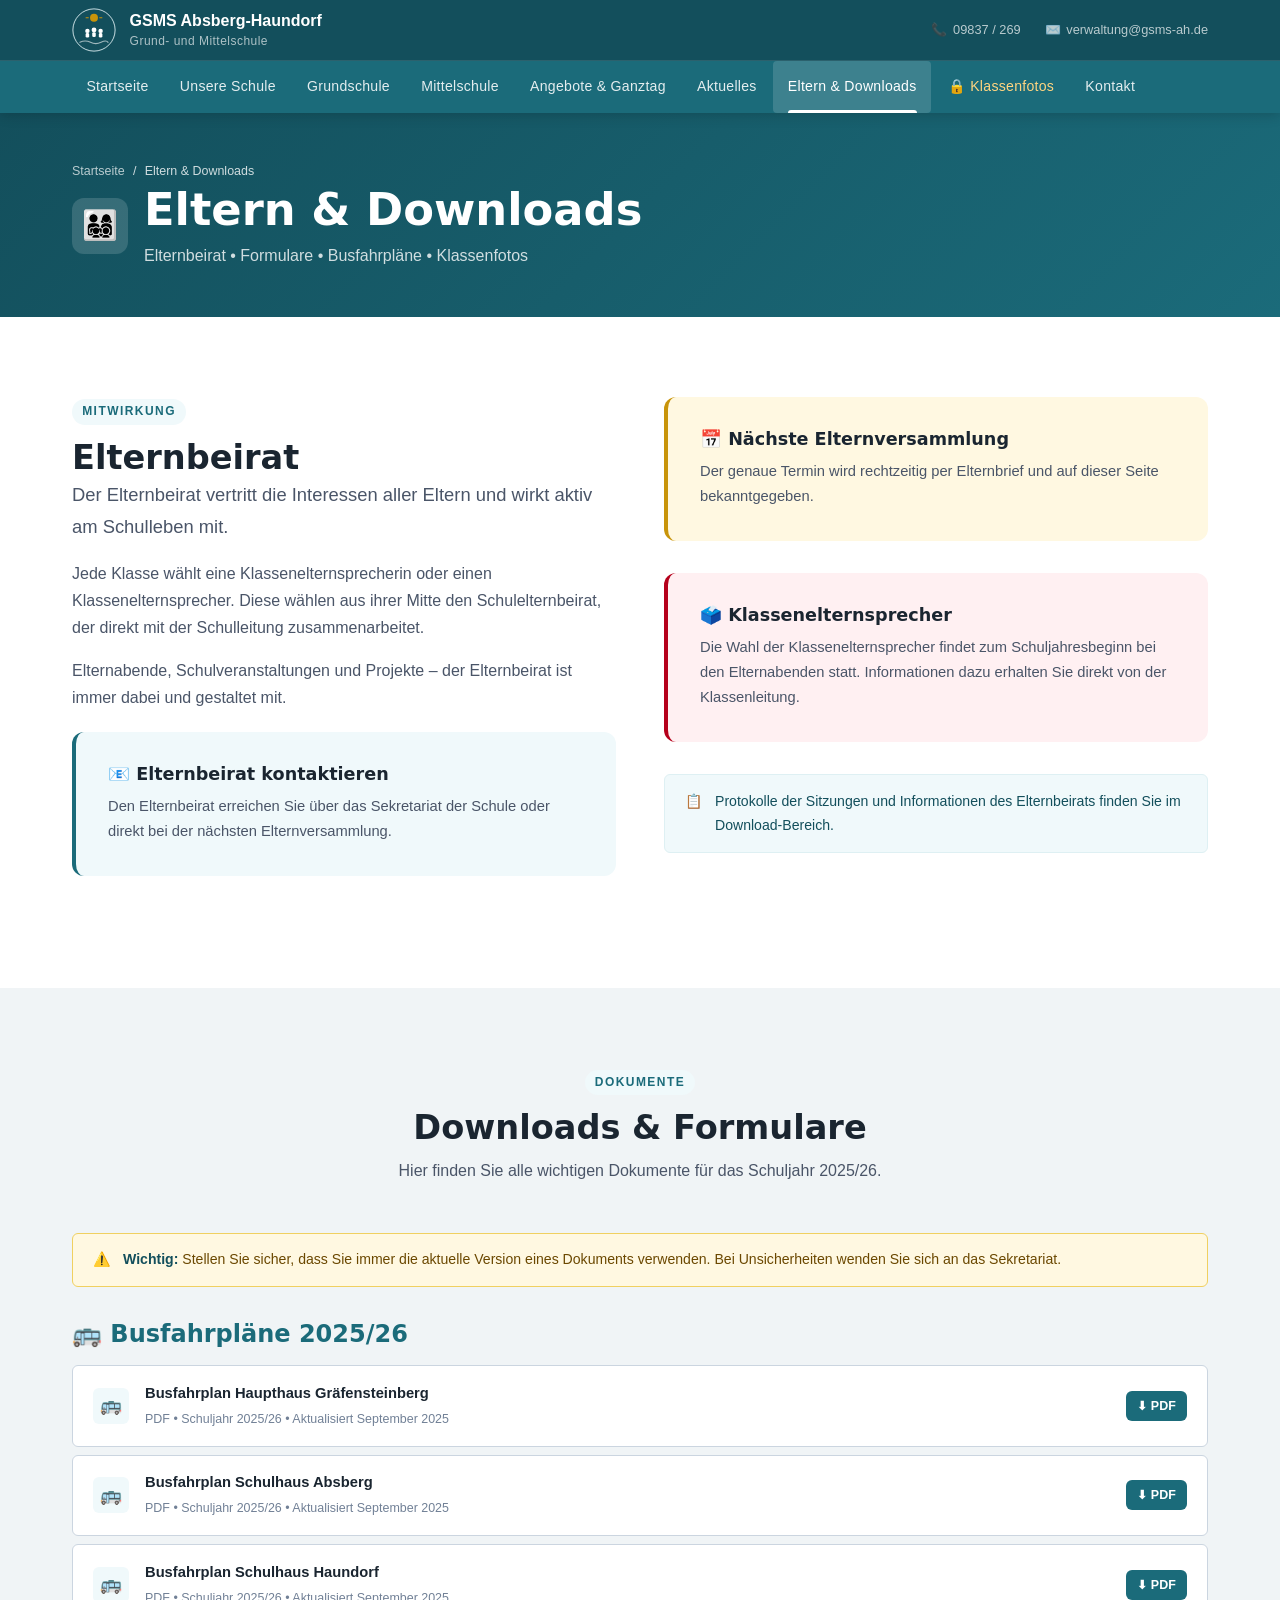
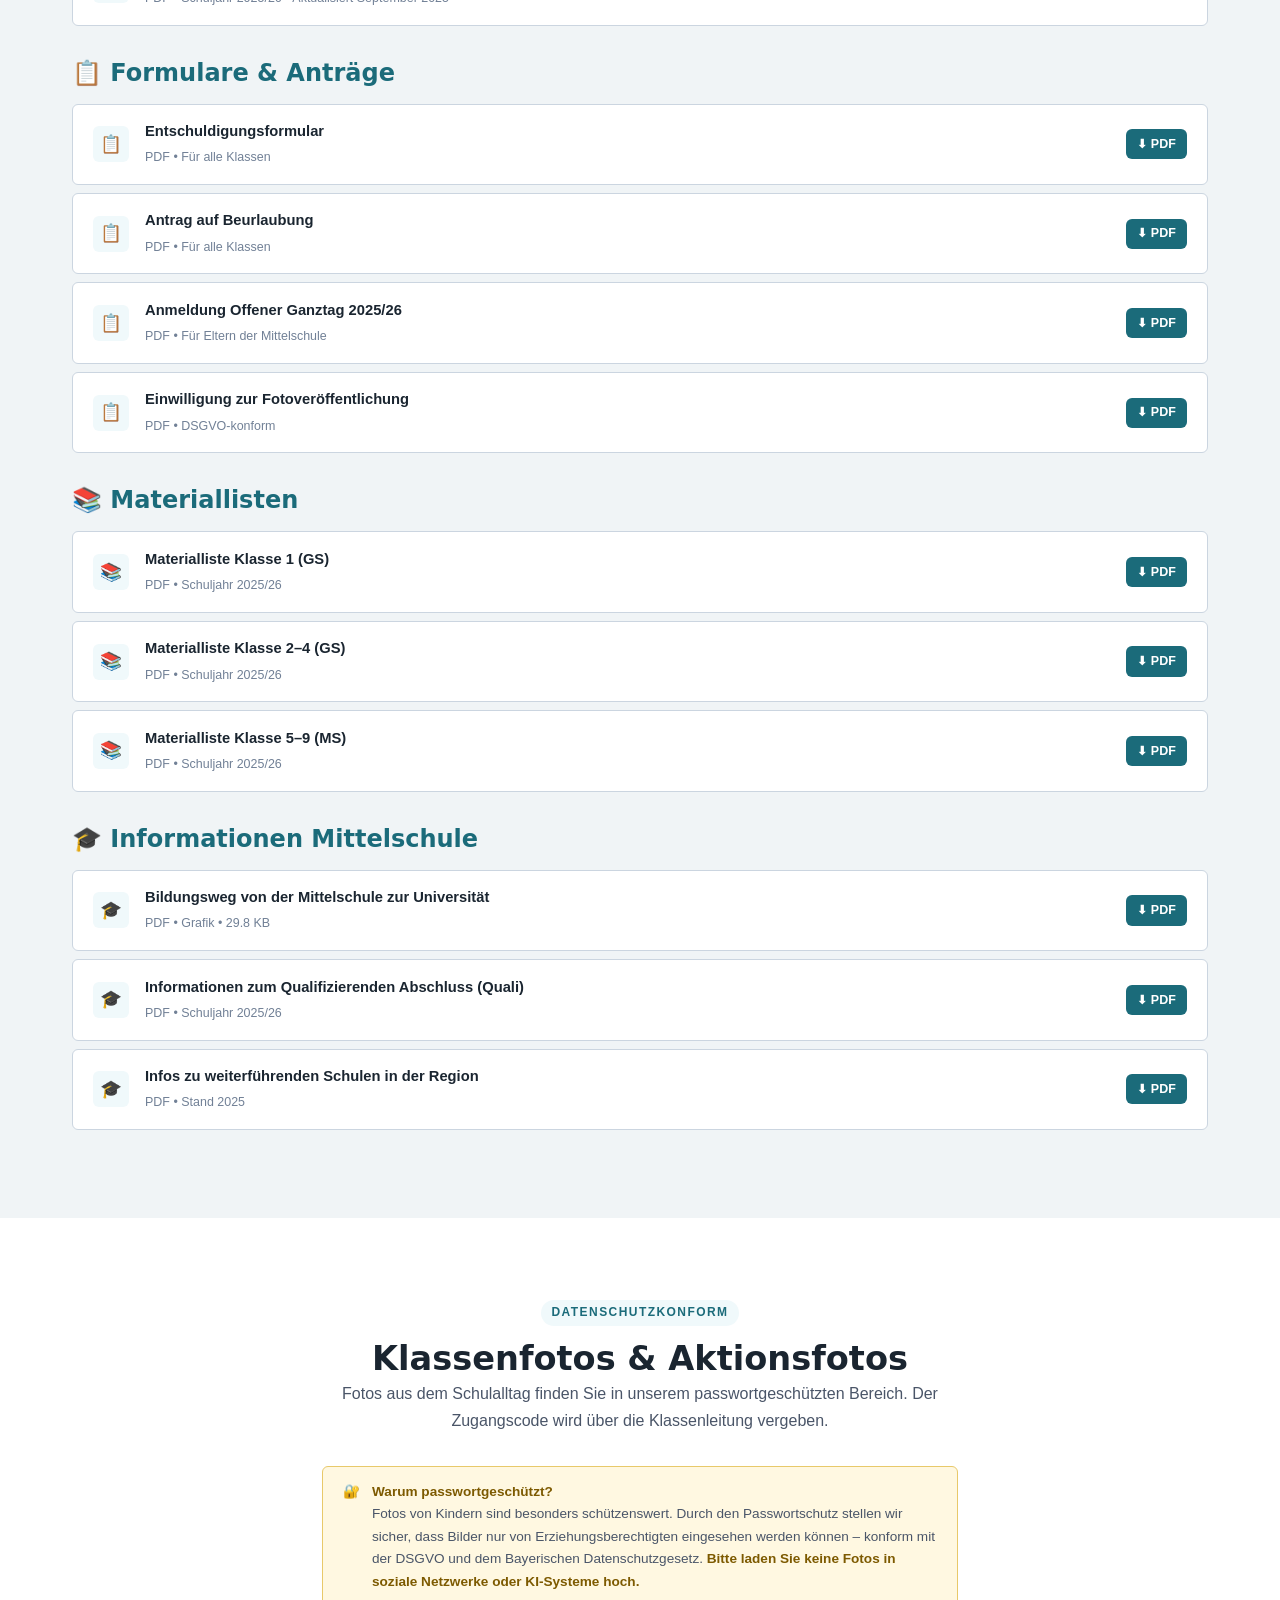
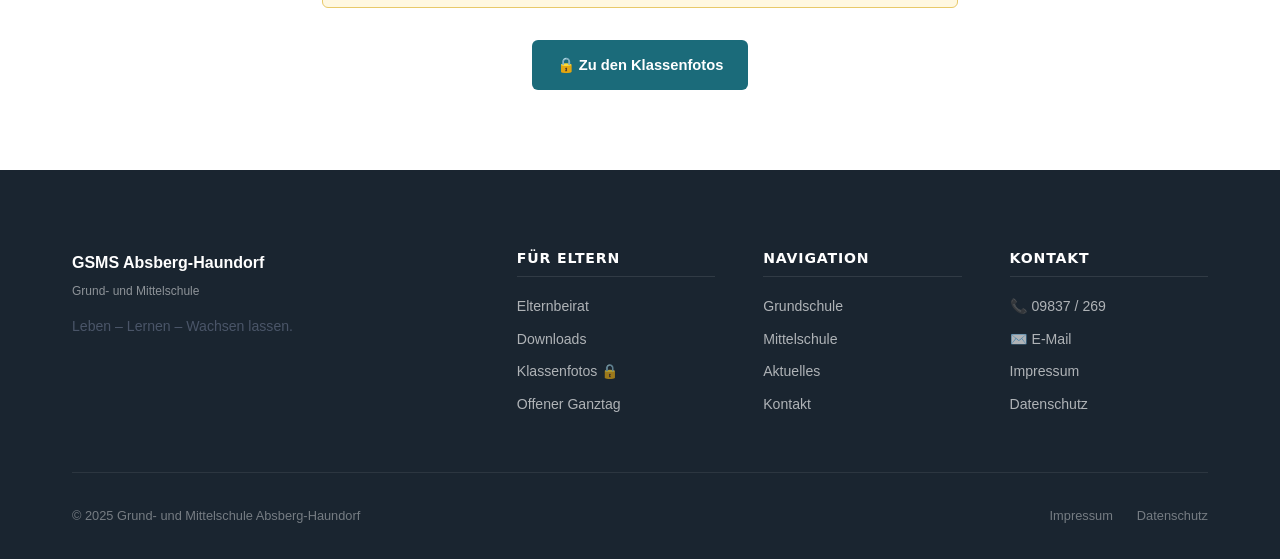
<file: eltern.html>
<!DOCTYPE html>
<html lang="de">
<head>
  <meta charset="UTF-8">
  <meta name="viewport" content="width=device-width, initial-scale=1.0">
  <title>Eltern &amp; Downloads — GSMS Absberg-Haundorf</title>
  <meta name="description" content="Elternbeirat, Downloads, Busfahrpläne und Informationen für Eltern der GSMS Absberg-Haundorf.">
  <link rel="stylesheet" href="css/style.css">
</head>
<body>

<header id="header">
  <div class="header-top">
    <div class="container">
      <a href="index.html" class="logo-link">
        <svg class="logo-svg" width="44" height="44" viewBox="0 0 100 100" aria-hidden="true">
          <circle cx="50" cy="50" r="48" fill="#134F5C" stroke="#DEF0F3" stroke-width="2"/>
          <circle cx="50" cy="22" r="9" fill="#C8940A"/>
          <line x1="37" y1="22" x2="32" y2="22" stroke="#C8940A" stroke-width="2.5" stroke-linecap="round"/>
          <line x1="63" y1="22" x2="68" y2="22" stroke="#C8940A" stroke-width="2.5" stroke-linecap="round"/>
          <circle cx="35" cy="52" r="5" fill="white"/><rect x="31" y="57" width="8" height="10" rx="3" fill="white"/>
          <circle cx="50" cy="50" r="5.5" fill="white"/><rect x="46" y="55" width="8" height="11" rx="3" fill="white"/>
          <circle cx="65" cy="52" r="5" fill="white"/><rect x="61" y="57" width="8" height="10" rx="3" fill="white"/>
          <path d="M18 78 Q30 72 42 78 Q54 84 66 78 Q78 72 82 78" fill="none" stroke="rgba(255,255,255,.6)" stroke-width="2.5" stroke-linecap="round"/>
        </svg>
        <div class="logo-text"><strong>GSMS Absberg-Haundorf</strong><span>Grund- und Mittelschule</span></div>
      </a>
      <div class="header-top-info">
        <span>📞 <a href="tel:09837269">09837 / 269</a></span>
        <span>✉️ <a href="mailto:verwaltung@gsms-ah.de">verwaltung@gsms-ah.de</a></span>
      </div>
    </div>
  </div>
  <nav class="main-nav">
    <div class="nav-inner">
      <ul class="nav-links" id="navLinks">
        <li><a href="index.html">Startseite</a></li>
        <li><a href="unsere-schule.html">Unsere Schule</a></li>
        <li><a href="grundschule.html">Grundschule</a></li>
        <li><a href="mittelschule.html">Mittelschule</a></li>
        <li><a href="angebote.html">Angebote &amp; Ganztag</a></li>
        <li><a href="news.html">Aktuelles</a></li>
        <li><a href="eltern.html" class="active">Eltern &amp; Downloads</a></li>
        <li><a href="klassenfotos.html" class="nav-protect">🔒 Klassenfotos</a></li>
        <li><a href="kontakt.html">Kontakt</a></li>
      </ul>
      <button class="nav-mobile-toggle" id="navToggle" aria-label="Menü öffnen" aria-expanded="false">
        <span class="hamburger-icon"><span></span><span></span><span></span></span>
      </button>
    </div>
  </nav>
</header>

<section class="page-hero">
  <div class="container">
    <div>
      <p class="breadcrumb"><a href="index.html">Startseite</a> <span>/</span> Eltern &amp; Downloads</p>
      <div style="display:flex;align-items:center;gap:1rem;flex-wrap:wrap;">
        <div class="page-hero-icon">👨‍👩‍👧‍👦</div>
        <div><h1>Eltern &amp; Downloads</h1><p>Elternbeirat &bull; Formulare &bull; Busfahrpläne &bull; Klassenfotos</p></div>
      </div>
    </div>
  </div>
</section>

<main>
<!-- ELTERNBEIRAT -->
<section class="section" id="elternbeirat">
  <div class="container">
    <div class="two-col">
      <div>
        <div class="section-label">Mitwirkung</div>
        <h2>Elternbeirat</h2>
        <p class="lead">Der Elternbeirat vertritt die Interessen aller Eltern und wirkt aktiv am Schulleben mit.</p>
        <p>Jede Klasse wählt eine Klassenelternsprecherin oder einen Klassenelternsprecher. Diese wählen aus ihrer Mitte den Schulelternbeirat, der direkt mit der Schulleitung zusammenarbeitet.</p>
        <p>Elternabende, Schulveranstaltungen und Projekte – der Elternbeirat ist immer dabei und gestaltet mit.</p>
        <div class="info-box info-box--primary mt-md">
          <h4>📧 Elternbeirat kontaktieren</h4>
          <p>Den Elternbeirat erreichen Sie über das Sekretariat der Schule oder direkt bei der nächsten Elternversammlung.</p>
        </div>
      </div>
      <div>
        <div class="info-box info-box--warning">
          <h4>📅 Nächste Elternversammlung</h4>
          <p>Der genaue Termin wird rechtzeitig per Elternbrief und auf dieser Seite bekanntgegeben.</p>
        </div>
        <div class="info-box info-box--accent mt-md">
          <h4>🗳️ Klassenelternsprecher</h4>
          <p>Die Wahl der Klassenelternsprecher findet zum Schuljahresbeginn bei den Elternabenden statt. Informationen dazu erhalten Sie direkt von der Klassenleitung.</p>
        </div>
        <div class="notice mt-md">
          <span>📋</span>
          <p>Protokolle der Sitzungen und Informationen des Elternbeirats finden Sie im Download-Bereich.</p>
        </div>
      </div>
    </div>
  </div>
</section>

<!-- DOWNLOADS -->
<section class="section section--light" id="downloads">
  <div class="container">
    <div class="section-header">
      <div class="section-label">Dokumente</div>
      <h2>Downloads &amp; Formulare</h2>
      <p>Hier finden Sie alle wichtigen Dokumente für das Schuljahr 2025/26.</p>
    </div>

    <div class="notice notice--warning mb-lg">
      <span>⚠️</span>
      <p><strong>Wichtig:</strong> Stellen Sie sicher, dass Sie immer die aktuelle Version eines Dokuments verwenden. Bei Unsicherheiten wenden Sie sich an das Sekretariat.</p>
    </div>

    <h3 style="margin-bottom:1rem;color:var(--color-primary)">🚌 Busfahrpläne 2025/26</h3>
    <ul class="download-list mb-lg">
      <li class="download-item">
        <div class="download-icon">🚌</div>
        <div class="download-info">
          <strong>Busfahrplan Haupthaus Gräfensteinberg</strong>
          <span>PDF &bull; Schuljahr 2025/26 &bull; Aktualisiert September 2025</span>
        </div>
        <a href="#" class="download-btn">⬇ PDF</a>
      </li>
      <li class="download-item">
        <div class="download-icon">🚌</div>
        <div class="download-info">
          <strong>Busfahrplan Schulhaus Absberg</strong>
          <span>PDF &bull; Schuljahr 2025/26 &bull; Aktualisiert September 2025</span>
        </div>
        <a href="#" class="download-btn">⬇ PDF</a>
      </li>
      <li class="download-item">
        <div class="download-icon">🚌</div>
        <div class="download-info">
          <strong>Busfahrplan Schulhaus Haundorf</strong>
          <span>PDF &bull; Schuljahr 2025/26 &bull; Aktualisiert September 2025</span>
        </div>
        <a href="#" class="download-btn">⬇ PDF</a>
      </li>
    </ul>

    <h3 style="margin-bottom:1rem;color:var(--color-primary)">📋 Formulare &amp; Anträge</h3>
    <ul class="download-list mb-lg">
      <li class="download-item">
        <div class="download-icon">📋</div>
        <div class="download-info">
          <strong>Entschuldigungsformular</strong>
          <span>PDF &bull; Für alle Klassen</span>
        </div>
        <a href="#" class="download-btn">⬇ PDF</a>
      </li>
      <li class="download-item">
        <div class="download-icon">📋</div>
        <div class="download-info">
          <strong>Antrag auf Beurlaubung</strong>
          <span>PDF &bull; Für alle Klassen</span>
        </div>
        <a href="#" class="download-btn">⬇ PDF</a>
      </li>
      <li class="download-item">
        <div class="download-icon">📋</div>
        <div class="download-info">
          <strong>Anmeldung Offener Ganztag 2025/26</strong>
          <span>PDF &bull; Für Eltern der Mittelschule</span>
        </div>
        <a href="#" class="download-btn">⬇ PDF</a>
      </li>
      <li class="download-item">
        <div class="download-icon">📋</div>
        <div class="download-info">
          <strong>Einwilligung zur Fotoveröffentlichung</strong>
          <span>PDF &bull; DSGVO-konform</span>
        </div>
        <a href="#" class="download-btn">⬇ PDF</a>
      </li>
    </ul>

    <h3 style="margin-bottom:1rem;color:var(--color-primary)">📚 Materiallisten</h3>
    <ul class="download-list mb-lg">
      <li class="download-item">
        <div class="download-icon">📚</div>
        <div class="download-info">
          <strong>Materialliste Klasse 1 (GS)</strong>
          <span>PDF &bull; Schuljahr 2025/26</span>
        </div>
        <a href="#" class="download-btn">⬇ PDF</a>
      </li>
      <li class="download-item">
        <div class="download-icon">📚</div>
        <div class="download-info">
          <strong>Materialliste Klasse 2–4 (GS)</strong>
          <span>PDF &bull; Schuljahr 2025/26</span>
        </div>
        <a href="#" class="download-btn">⬇ PDF</a>
      </li>
      <li class="download-item">
        <div class="download-icon">📚</div>
        <div class="download-info">
          <strong>Materialliste Klasse 5–9 (MS)</strong>
          <span>PDF &bull; Schuljahr 2025/26</span>
        </div>
        <a href="#" class="download-btn">⬇ PDF</a>
      </li>
    </ul>

    <h3 style="margin-bottom:1rem;color:var(--color-primary)">🎓 Informationen Mittelschule</h3>
    <ul class="download-list">
      <li class="download-item">
        <div class="download-icon">🎓</div>
        <div class="download-info">
          <strong>Bildungsweg von der Mittelschule zur Universität</strong>
          <span>PDF &bull; Grafik &bull; 29.8 KB</span>
        </div>
        <a href="#" class="download-btn">⬇ PDF</a>
      </li>
      <li class="download-item">
        <div class="download-icon">🎓</div>
        <div class="download-info">
          <strong>Informationen zum Qualifizierenden Abschluss (Quali)</strong>
          <span>PDF &bull; Schuljahr 2025/26</span>
        </div>
        <a href="#" class="download-btn">⬇ PDF</a>
      </li>
      <li class="download-item">
        <div class="download-icon">🎓</div>
        <div class="download-info">
          <strong>Infos zu weiterführenden Schulen in der Region</strong>
          <span>PDF &bull; Stand 2025</span>
        </div>
        <a href="#" class="download-btn">⬇ PDF</a>
      </li>
    </ul>
  </div>
</section>

<!-- KLASSENFOTOS CTA -->
<section class="section">
  <div class="container" style="max-width:700px;text-align:center;">
    <div class="section-label">Datenschutzkonform</div>
    <h2>Klassenfotos &amp; Aktionsfotos</h2>
    <p>Fotos aus dem Schulalltag finden Sie in unserem passwortgeschützten Bereich. Der Zugangscode wird über die Klassenleitung vergeben.</p>
    <div class="privacy-notice" style="text-align:left;margin:var(--space-lg) 0;">
      <span>🔐</span>
      <div>
        <strong>Warum passwortgeschützt?</strong><br>
        Fotos von Kindern sind besonders schützenswert. Durch den Passwortschutz stellen wir sicher, dass Bilder nur von Erziehungsberechtigten eingesehen werden können – konform mit der DSGVO und dem Bayerischen Datenschutzgesetz. <strong>Bitte laden Sie keine Fotos in soziale Netzwerke oder KI-Systeme hoch.</strong>
      </div>
    </div>
    <a href="klassenfotos.html" class="btn btn-teal">🔒 Zu den Klassenfotos</a>
  </div>
</section>
</main>

<footer>
  <div class="container">
    <div class="footer-grid">
      <div class="footer-brand">
        <div class="footer-logo-text"><strong>GSMS Absberg-Haundorf</strong><br><span>Grund- und Mittelschule</span></div>
        <p>Leben – Lernen – Wachsen lassen.</p>
      </div>
      <div class="footer-col"><h4>Für Eltern</h4><ul>
        <li><a href="#elternbeirat">Elternbeirat</a></li>
        <li><a href="#downloads">Downloads</a></li>
        <li><a href="klassenfotos.html">Klassenfotos 🔒</a></li>
        <li><a href="angebote.html">Offener Ganztag</a></li>
      </ul></div>
      <div class="footer-col"><h4>Navigation</h4><ul>
        <li><a href="grundschule.html">Grundschule</a></li>
        <li><a href="mittelschule.html">Mittelschule</a></li>
        <li><a href="news.html">Aktuelles</a></li>
        <li><a href="kontakt.html">Kontakt</a></li>
      </ul></div>
      <div class="footer-col"><h4>Kontakt</h4><ul>
        <li><a href="tel:09837269">📞 09837 / 269</a></li>
        <li><a href="mailto:verwaltung@gsms-ah.de">✉️ E-Mail</a></li>
        <li><a href="kontakt.html#impressum">Impressum</a></li>
        <li><a href="kontakt.html#datenschutz">Datenschutz</a></li>
      </ul></div>
    </div>
    <div class="footer-bottom">
      <p>&copy; 2025 Grund- und Mittelschule Absberg-Haundorf</p>
      <div class="footer-legal"><a href="kontakt.html#impressum">Impressum</a><a href="kontakt.html#datenschutz">Datenschutz</a></div>
    </div>
  </div>
</footer>
<script src="js/main.js"></script>
</body>
</html>
</file>
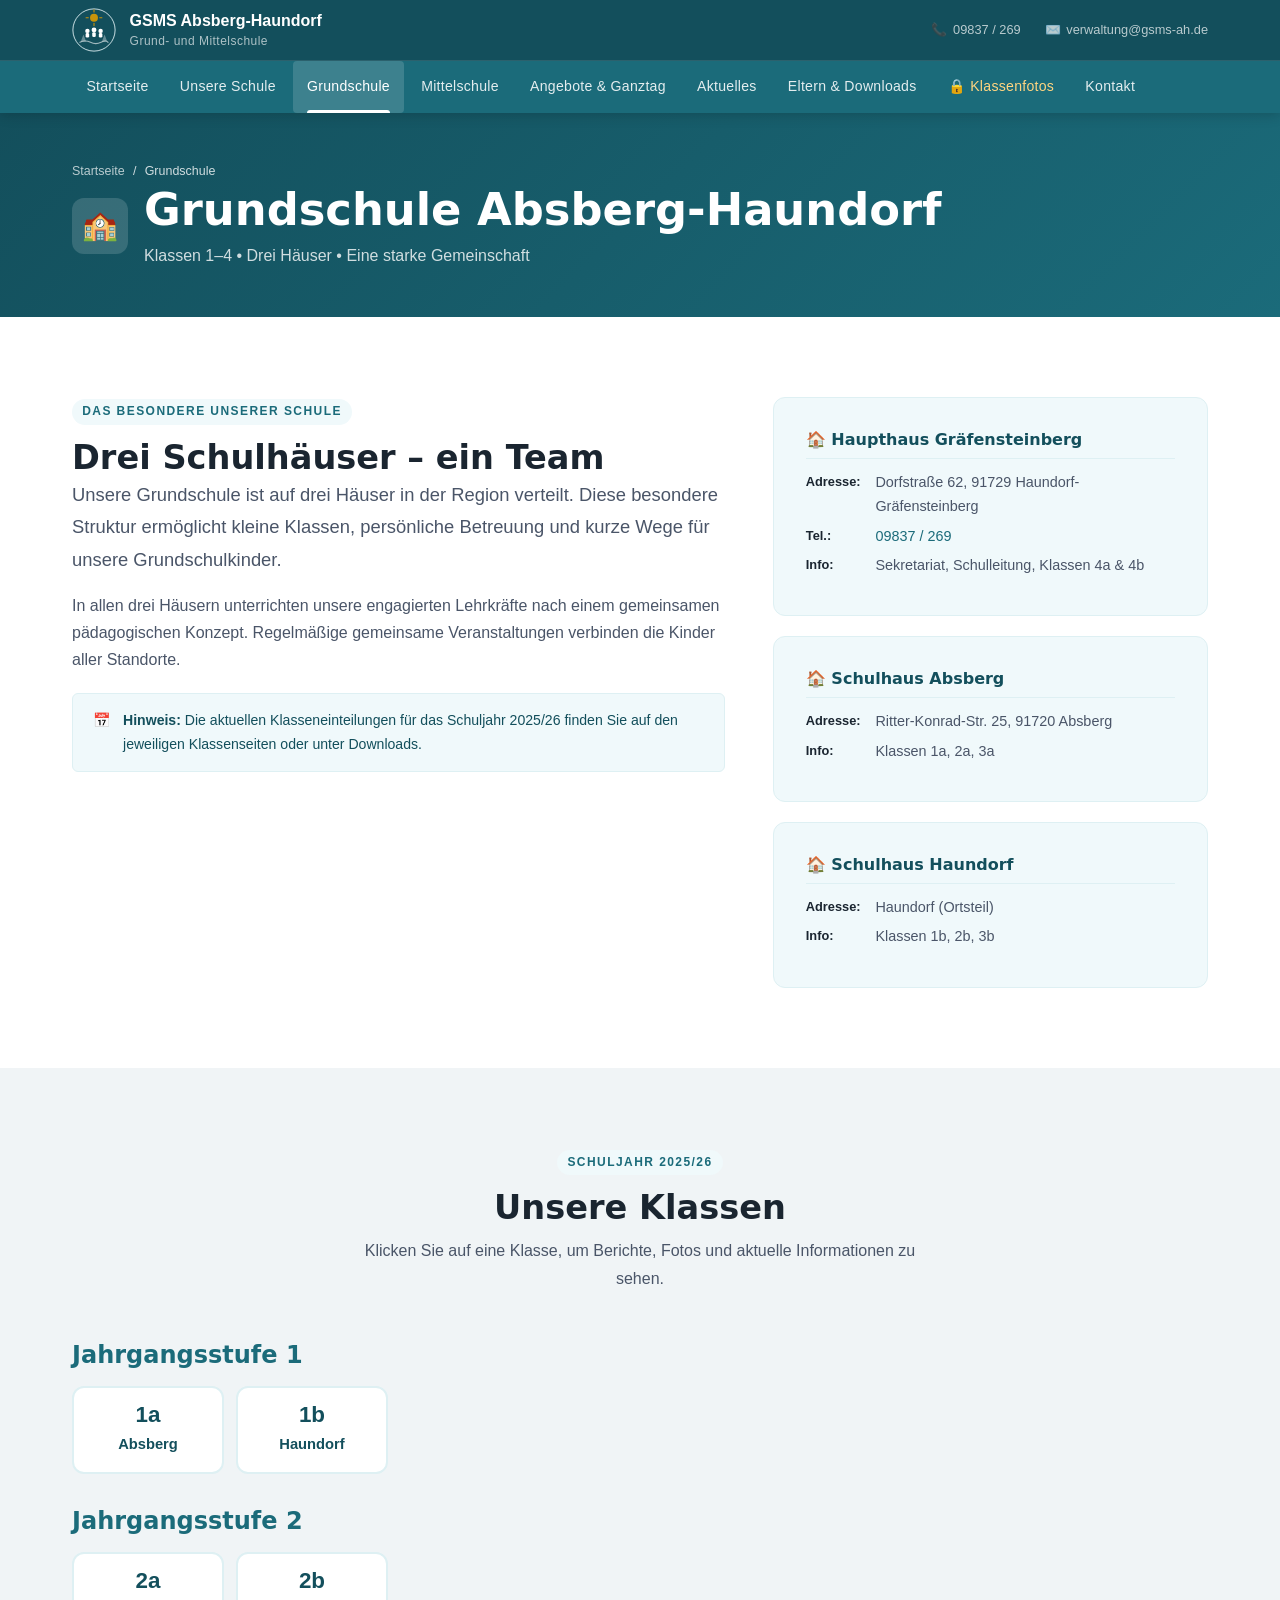
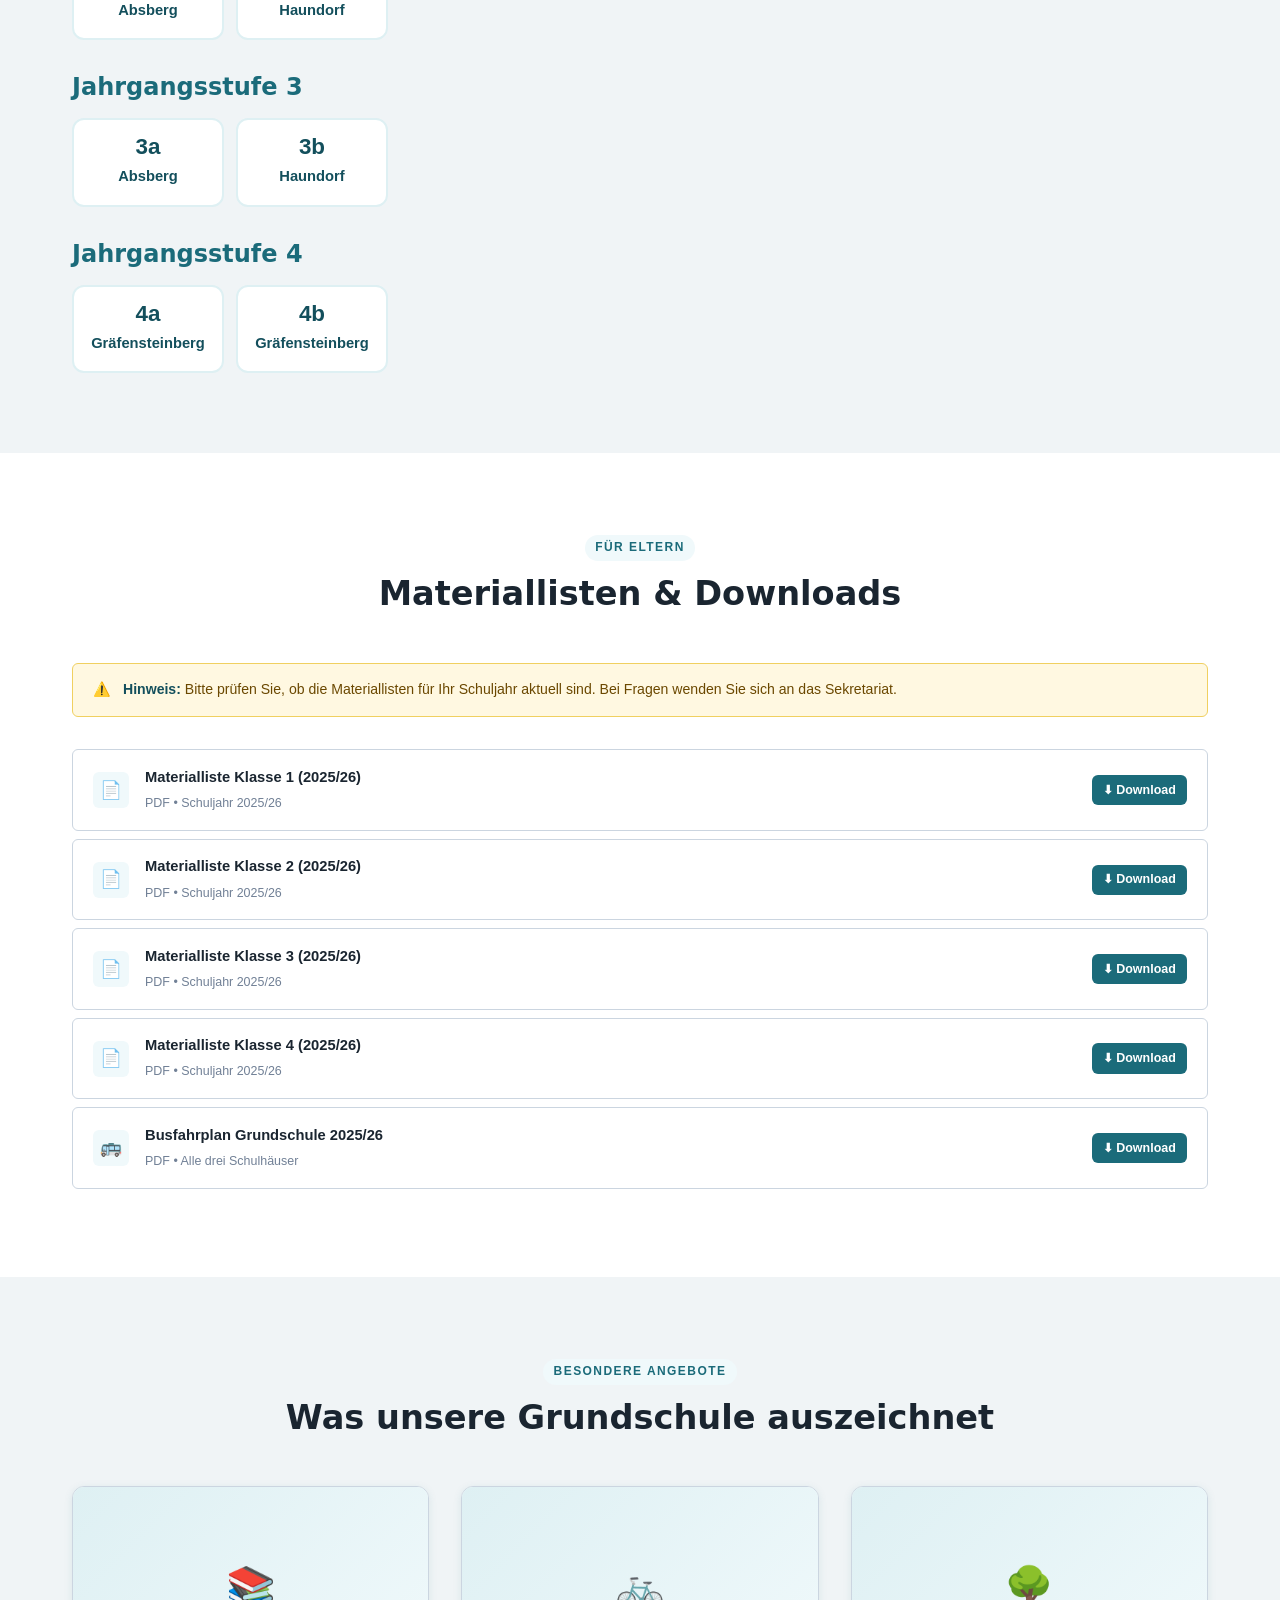
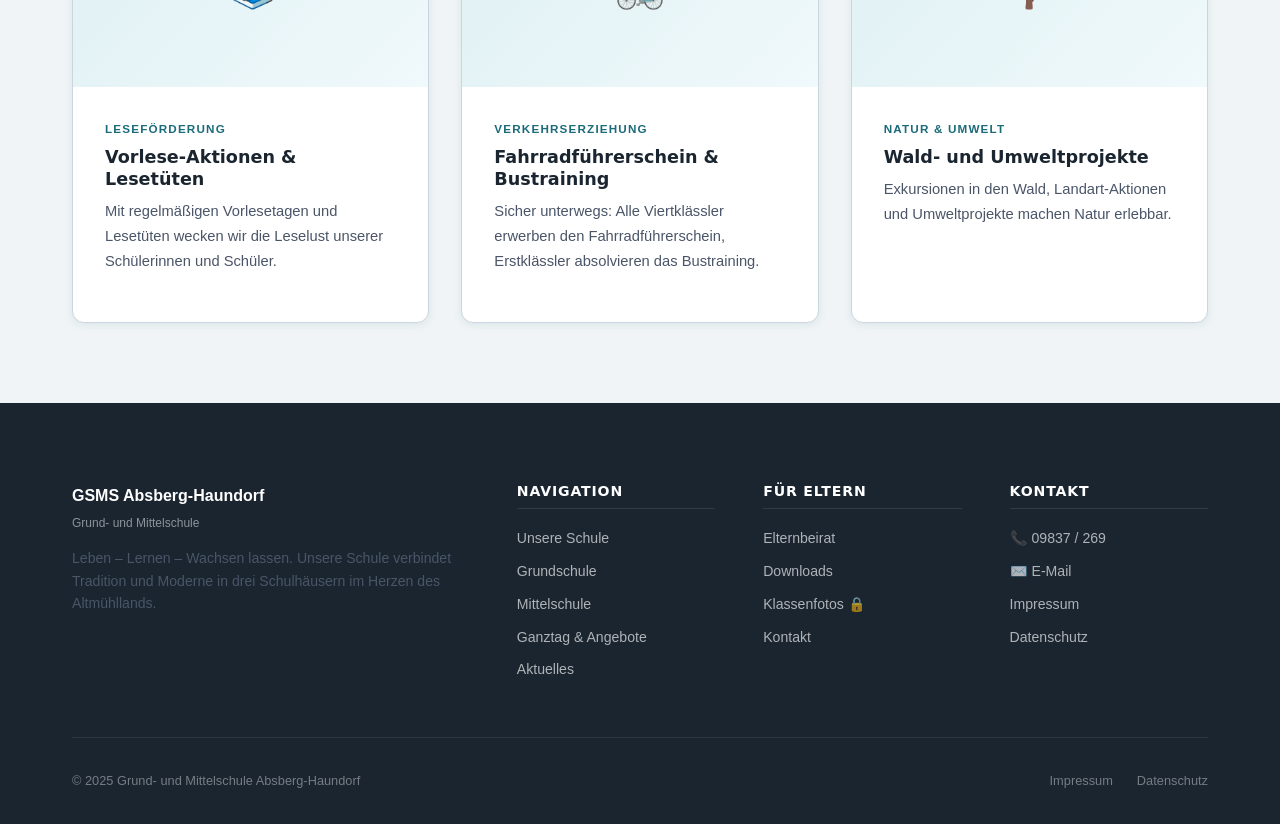
<file: grundschule.html>
<!DOCTYPE html>
<html lang="de">
<head>
  <meta charset="UTF-8">
  <meta name="viewport" content="width=device-width, initial-scale=1.0">
  <title>Grundschule — GSMS Absberg-Haundorf</title>
  <meta name="description" content="Unsere Grundschule in drei Häusern: Gräfensteinberg, Absberg und Haundorf. Klassen 1–4 mit individueller Förderung.">
  <link rel="stylesheet" href="css/style.css">
</head>
<body>

<!-- HEADER (shared) -->
<header id="header">
  <div class="header-top">
    <div class="container">
      <a href="index.html" class="logo-link">
        <svg class="logo-svg" width="44" height="44" viewBox="0 0 100 100" aria-hidden="true">
          <circle cx="50" cy="50" r="48" fill="#134F5C" stroke="#DEF0F3" stroke-width="2"/>
          <circle cx="50" cy="22" r="9" fill="#C8940A"/>
          <line x1="50" y1="9" x2="50" y2="4" stroke="#C8940A" stroke-width="2.5" stroke-linecap="round"/>
          <line x1="50" y1="35" x2="50" y2="40" stroke="#C8940A" stroke-width="2.5" stroke-linecap="round"/>
          <line x1="37" y1="22" x2="32" y2="22" stroke="#C8940A" stroke-width="2.5" stroke-linecap="round"/>
          <line x1="63" y1="22" x2="68" y2="22" stroke="#C8940A" stroke-width="2.5" stroke-linecap="round"/>
          <circle cx="35" cy="52" r="5" fill="white"/><rect x="31" y="57" width="8" height="10" rx="3" fill="white"/>
          <circle cx="50" cy="50" r="5.5" fill="white"/><rect x="46" y="55" width="8" height="11" rx="3" fill="white"/>
          <circle cx="65" cy="52" r="5" fill="white"/><rect x="61" y="57" width="8" height="10" rx="3" fill="white"/>
          <path d="M18 78 Q30 72 42 78 Q54 84 66 78 Q78 72 82 78" fill="none" stroke="rgba(255,255,255,.6)" stroke-width="2.5" stroke-linecap="round"/>
          <polygon points="20,76 26,60 32,76" fill="rgba(255,255,255,.35)"/>
          <polygon points="68,76 74,60 80,76" fill="rgba(255,255,255,.35)"/>
        </svg>
        <div class="logo-text">
          <strong>GSMS Absberg-Haundorf</strong>
          <span>Grund- und Mittelschule</span>
        </div>
      </a>
      <div class="header-top-info">
        <span>📞 <a href="tel:09837269">09837 / 269</a></span>
        <span>✉️ <a href="mailto:verwaltung@gsms-ah.de">verwaltung@gsms-ah.de</a></span>
      </div>
    </div>
  </div>
  <nav class="main-nav" aria-label="Hauptnavigation">
    <div class="nav-inner">
      <ul class="nav-links" id="navLinks">
        <li><a href="index.html">Startseite</a></li>
        <li><a href="unsere-schule.html">Unsere Schule</a></li>
        <li><a href="grundschule.html" class="active">Grundschule</a></li>
        <li><a href="mittelschule.html">Mittelschule</a></li>
        <li><a href="angebote.html">Angebote &amp; Ganztag</a></li>
        <li><a href="news.html">Aktuelles</a></li>
        <li><a href="eltern.html">Eltern &amp; Downloads</a></li>
        <li><a href="klassenfotos.html" class="nav-protect">🔒 Klassenfotos</a></li>
        <li><a href="kontakt.html">Kontakt</a></li>
      </ul>
      <button class="nav-mobile-toggle" id="navToggle" aria-label="Menü öffnen" aria-expanded="false">
        <span class="hamburger-icon"><span></span><span></span><span></span></span>
      </button>
    </div>
  </nav>
</header>

<!-- PAGE HERO -->
<section class="page-hero">
  <div class="container">
    <div>
      <p class="breadcrumb"><a href="index.html">Startseite</a> <span>/</span> Grundschule</p>
      <div style="display:flex;align-items:center;gap:1rem;flex-wrap:wrap;">
        <div class="page-hero-icon">🏫</div>
        <div>
          <h1>Grundschule Absberg-Haundorf</h1>
          <p>Klassen 1–4 &bull; Drei Häuser &bull; Eine starke Gemeinschaft</p>
        </div>
      </div>
    </div>
  </div>
</section>

<main>
<!-- INTRO -->
<section class="section">
  <div class="container">
    <div class="two-col two-col--wide">
      <div>
        <div class="section-label">Das Besondere unserer Schule</div>
        <h2>Drei Schulhäuser – ein Team</h2>
        <p class="lead">Unsere Grundschule ist auf drei Häuser in der Region verteilt. Diese besondere Struktur ermöglicht kleine Klassen, persönliche Betreuung und kurze Wege für unsere Grundschulkinder.</p>
        <p>In allen drei Häusern unterrichten unsere engagierten Lehrkräfte nach einem gemeinsamen pädagogischen Konzept. Regelmäßige gemeinsame Veranstaltungen verbinden die Kinder aller Standorte.</p>
        <div class="notice mt-md">
          <span>📅</span>
          <p><strong>Hinweis:</strong> Die aktuellen Klasseneinteilungen für das Schuljahr 2025/26 finden Sie auf den jeweiligen Klassenseiten oder unter Downloads.</p>
        </div>
      </div>
      <div>
        <div class="address-box mb-md">
          <h3>🏠 Haupthaus Gräfensteinberg</h3>
          <div class="address-line"><strong>Adresse:</strong><span>Dorfstraße 62, 91729 Haundorf-Gräfensteinberg</span></div>
          <div class="address-line"><strong>Tel.:</strong><span><a href="tel:09837269">09837 / 269</a></span></div>
          <div class="address-line"><strong>Info:</strong><span>Sekretariat, Schulleitung, Klassen 4a &amp; 4b</span></div>
        </div>
        <div class="address-box mb-md">
          <h3>🏠 Schulhaus Absberg</h3>
          <div class="address-line"><strong>Adresse:</strong><span>Ritter-Konrad-Str. 25, 91720 Absberg</span></div>
          <div class="address-line"><strong>Info:</strong><span>Klassen 1a, 2a, 3a</span></div>
        </div>
        <div class="address-box">
          <h3>🏠 Schulhaus Haundorf</h3>
          <div class="address-line"><strong>Adresse:</strong><span>Haundorf (Ortsteil)</span></div>
          <div class="address-line"><strong>Info:</strong><span>Klassen 1b, 2b, 3b</span></div>
        </div>
      </div>
    </div>
  </div>
</section>

<!-- KLASSEN -->
<section class="section section--light" id="klassen">
  <div class="container">
    <div class="section-header">
      <div class="section-label">Schuljahr 2025/26</div>
      <h2>Unsere Klassen</h2>
      <p>Klicken Sie auf eine Klasse, um Berichte, Fotos und aktuelle Informationen zu sehen.</p>
    </div>
    <h3 style="margin-bottom:1rem;color:var(--color-primary)">Jahrgangsstufe 1</h3>
    <div class="class-grid mb-lg">
      <a href="#" class="class-chip">
        <span class="class-num">1a</span>
        <span>Absberg</span>
      </a>
      <a href="#" class="class-chip">
        <span class="class-num">1b</span>
        <span>Haundorf</span>
      </a>
    </div>
    <h3 style="margin-bottom:1rem;color:var(--color-primary)">Jahrgangsstufe 2</h3>
    <div class="class-grid mb-lg">
      <a href="#" class="class-chip">
        <span class="class-num">2a</span>
        <span>Absberg</span>
      </a>
      <a href="#" class="class-chip">
        <span class="class-num">2b</span>
        <span>Haundorf</span>
      </a>
    </div>
    <h3 style="margin-bottom:1rem;color:var(--color-primary)">Jahrgangsstufe 3</h3>
    <div class="class-grid mb-lg">
      <a href="#" class="class-chip">
        <span class="class-num">3a</span>
        <span>Absberg</span>
      </a>
      <a href="#" class="class-chip">
        <span class="class-num">3b</span>
        <span>Haundorf</span>
      </a>
    </div>
    <h3 style="margin-bottom:1rem;color:var(--color-primary)">Jahrgangsstufe 4</h3>
    <div class="class-grid">
      <a href="#" class="class-chip">
        <span class="class-num">4a</span>
        <span>Gräfensteinberg</span>
      </a>
      <a href="#" class="class-chip">
        <span class="class-num">4b</span>
        <span>Gräfensteinberg</span>
      </a>
    </div>
  </div>
</section>

<!-- MATERIALIEN & DOWNLOADS -->
<section class="section" id="materialien">
  <div class="container">
    <div class="section-header">
      <div class="section-label">Für Eltern</div>
      <h2>Materiallisten &amp; Downloads</h2>
    </div>
    <div class="notice notice--warning mb-lg">
      <span>⚠️</span>
      <p><strong>Hinweis:</strong> Bitte prüfen Sie, ob die Materiallisten für Ihr Schuljahr aktuell sind. Bei Fragen wenden Sie sich an das Sekretariat.</p>
    </div>
    <ul class="download-list">
      <li class="download-item">
        <div class="download-icon">📄</div>
        <div class="download-info">
          <strong>Materialliste Klasse 1 (2025/26)</strong>
          <span>PDF &bull; Schuljahr 2025/26</span>
        </div>
        <a href="#" class="download-btn">⬇ Download</a>
      </li>
      <li class="download-item">
        <div class="download-icon">📄</div>
        <div class="download-info">
          <strong>Materialliste Klasse 2 (2025/26)</strong>
          <span>PDF &bull; Schuljahr 2025/26</span>
        </div>
        <a href="#" class="download-btn">⬇ Download</a>
      </li>
      <li class="download-item">
        <div class="download-icon">📄</div>
        <div class="download-info">
          <strong>Materialliste Klasse 3 (2025/26)</strong>
          <span>PDF &bull; Schuljahr 2025/26</span>
        </div>
        <a href="#" class="download-btn">⬇ Download</a>
      </li>
      <li class="download-item">
        <div class="download-icon">📄</div>
        <div class="download-info">
          <strong>Materialliste Klasse 4 (2025/26)</strong>
          <span>PDF &bull; Schuljahr 2025/26</span>
        </div>
        <a href="#" class="download-btn">⬇ Download</a>
      </li>
      <li class="download-item">
        <div class="download-icon">🚌</div>
        <div class="download-info">
          <strong>Busfahrplan Grundschule 2025/26</strong>
          <span>PDF &bull; Alle drei Schulhäuser</span>
        </div>
        <a href="#" class="download-btn">⬇ Download</a>
      </li>
    </ul>
  </div>
</section>

<!-- ANGEBOTE GS -->
<section class="section section--light">
  <div class="container">
    <div class="section-header">
      <div class="section-label">Besondere Angebote</div>
      <h2>Was unsere Grundschule auszeichnet</h2>
    </div>
    <div class="grid-3">
      <div class="card">
        <div class="card-img-placeholder">📚</div>
        <div class="card-body">
          <div class="card-tag">Leseförderung</div>
          <h3>Vorlese-Aktionen &amp; Lesetüten</h3>
          <p>Mit regelmäßigen Vorlesetagen und Lesetüten wecken wir die Leselust unserer Schülerinnen und Schüler.</p>
        </div>
      </div>
      <div class="card">
        <div class="card-img-placeholder">🚲</div>
        <div class="card-body">
          <div class="card-tag">Verkehrserziehung</div>
          <h3>Fahrradführerschein &amp; Bustraining</h3>
          <p>Sicher unterwegs: Alle Viertklässler erwerben den Fahrradführerschein, Erstklässler absolvieren das Bustraining.</p>
        </div>
      </div>
      <div class="card">
        <div class="card-img-placeholder">🌳</div>
        <div class="card-body">
          <div class="card-tag">Natur &amp; Umwelt</div>
          <h3>Wald- und Umweltprojekte</h3>
          <p>Exkursionen in den Wald, Landart-Aktionen und Umweltprojekte machen Natur erlebbar.</p>
        </div>
      </div>
    </div>
  </div>
</section>
</main>

<!-- FOOTER -->
<footer>
  <div class="container">
    <div class="footer-grid">
      <div class="footer-brand">
        <div class="footer-logo-text"><strong>GSMS Absberg-Haundorf</strong><br><span>Grund- und Mittelschule</span></div>
        <p>Leben – Lernen – Wachsen lassen. Unsere Schule verbindet Tradition und Moderne in drei Schulhäusern im Herzen des Altmühllands.</p>
      </div>
      <div class="footer-col"><h4>Navigation</h4><ul>
        <li><a href="unsere-schule.html">Unsere Schule</a></li>
        <li><a href="grundschule.html">Grundschule</a></li>
        <li><a href="mittelschule.html">Mittelschule</a></li>
        <li><a href="angebote.html">Ganztag &amp; Angebote</a></li>
        <li><a href="news.html">Aktuelles</a></li>
      </ul></div>
      <div class="footer-col"><h4>Für Eltern</h4><ul>
        <li><a href="eltern.html">Elternbeirat</a></li>
        <li><a href="eltern.html#downloads">Downloads</a></li>
        <li><a href="klassenfotos.html">Klassenfotos 🔒</a></li>
        <li><a href="kontakt.html">Kontakt</a></li>
      </ul></div>
      <div class="footer-col"><h4>Kontakt</h4><ul>
        <li><a href="tel:09837269">📞 09837 / 269</a></li>
        <li><a href="mailto:verwaltung@gsms-ah.de">✉️ E-Mail</a></li>
        <li><a href="kontakt.html#impressum">Impressum</a></li>
        <li><a href="kontakt.html#datenschutz">Datenschutz</a></li>
      </ul></div>
    </div>
    <div class="footer-bottom">
      <p>&copy; 2025 Grund- und Mittelschule Absberg-Haundorf</p>
      <div class="footer-legal"><a href="kontakt.html#impressum">Impressum</a><a href="kontakt.html#datenschutz">Datenschutz</a></div>
    </div>
  </div>
</footer>
<script src="js/main.js"></script>
</body>
</html>
</file>
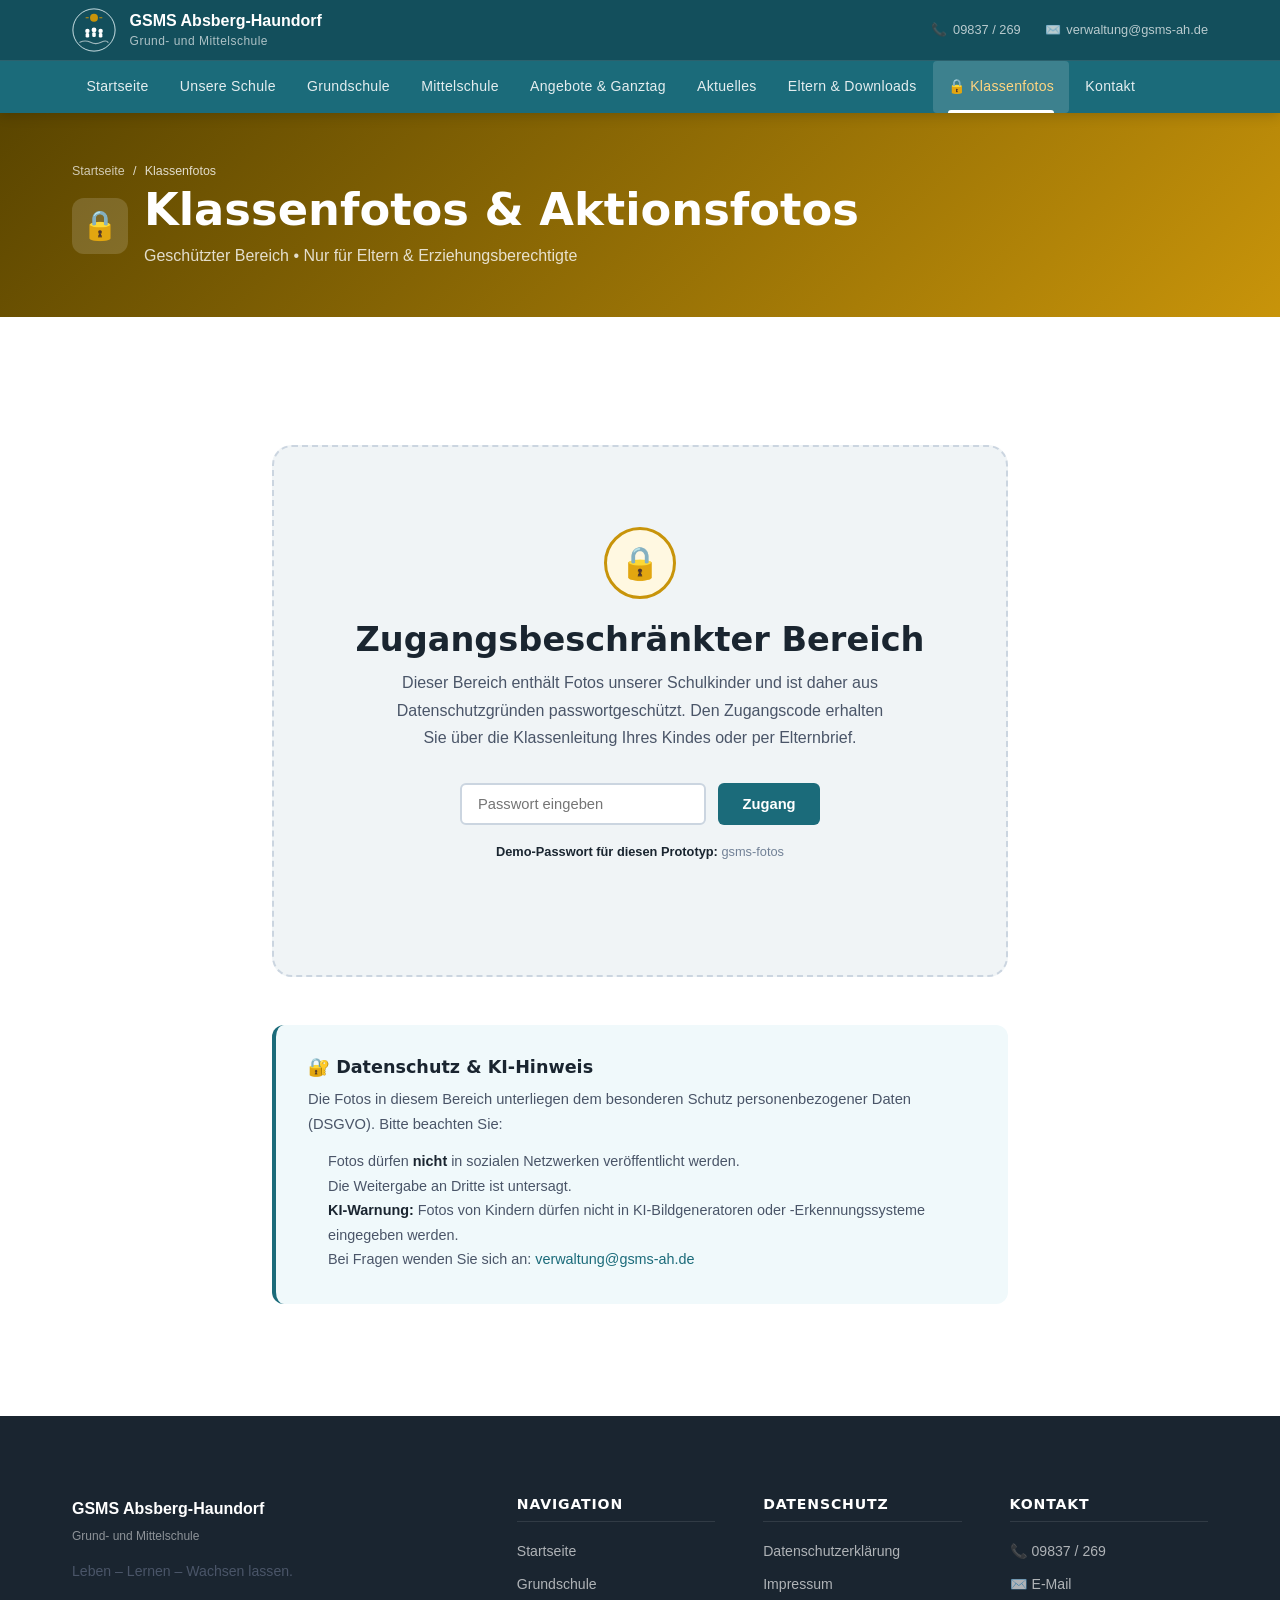
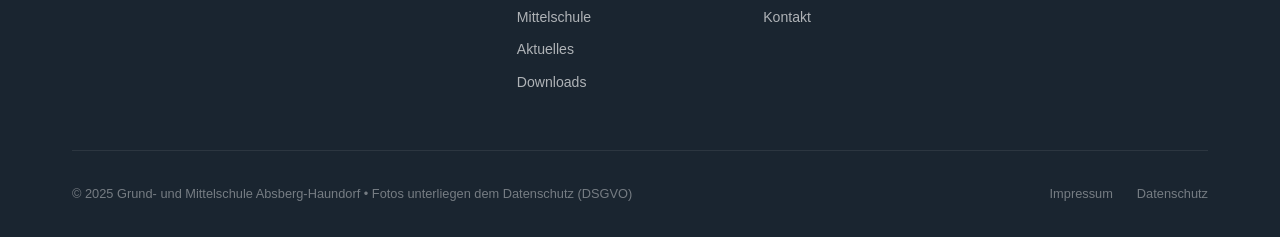
<file: klassenfotos.html>
<!DOCTYPE html>
<html lang="de">
<head>
  <meta charset="UTF-8">
  <meta name="viewport" content="width=device-width, initial-scale=1.0">
  <title>Klassenfotos — GSMS Absberg-Haundorf</title>
  <meta name="description" content="Geschützter Bereich für Klassenfotos und Aktionsfotos. Nur für Eltern und Erziehungsberechtigte mit Zugangscode.">
  <!-- Prevent indexing of this protected page -->
  <meta name="robots" content="noindex, nofollow">
  <link rel="stylesheet" href="css/style.css">
</head>
<body>

<header id="header">
  <div class="header-top">
    <div class="container">
      <a href="index.html" class="logo-link">
        <svg class="logo-svg" width="44" height="44" viewBox="0 0 100 100" aria-hidden="true">
          <circle cx="50" cy="50" r="48" fill="#134F5C" stroke="#DEF0F3" stroke-width="2"/>
          <circle cx="50" cy="22" r="9" fill="#C8940A"/>
          <line x1="37" y1="22" x2="32" y2="22" stroke="#C8940A" stroke-width="2.5" stroke-linecap="round"/>
          <line x1="63" y1="22" x2="68" y2="22" stroke="#C8940A" stroke-width="2.5" stroke-linecap="round"/>
          <circle cx="35" cy="52" r="5" fill="white"/><rect x="31" y="57" width="8" height="10" rx="3" fill="white"/>
          <circle cx="50" cy="50" r="5.5" fill="white"/><rect x="46" y="55" width="8" height="11" rx="3" fill="white"/>
          <circle cx="65" cy="52" r="5" fill="white"/><rect x="61" y="57" width="8" height="10" rx="3" fill="white"/>
          <path d="M18 78 Q30 72 42 78 Q54 84 66 78 Q78 72 82 78" fill="none" stroke="rgba(255,255,255,.6)" stroke-width="2.5" stroke-linecap="round"/>
        </svg>
        <div class="logo-text"><strong>GSMS Absberg-Haundorf</strong><span>Grund- und Mittelschule</span></div>
      </a>
      <div class="header-top-info">
        <span>📞 <a href="tel:09837269">09837 / 269</a></span>
        <span>✉️ <a href="mailto:verwaltung@gsms-ah.de">verwaltung@gsms-ah.de</a></span>
      </div>
    </div>
  </div>
  <nav class="main-nav">
    <div class="nav-inner">
      <ul class="nav-links" id="navLinks">
        <li><a href="index.html">Startseite</a></li>
        <li><a href="unsere-schule.html">Unsere Schule</a></li>
        <li><a href="grundschule.html">Grundschule</a></li>
        <li><a href="mittelschule.html">Mittelschule</a></li>
        <li><a href="angebote.html">Angebote &amp; Ganztag</a></li>
        <li><a href="news.html">Aktuelles</a></li>
        <li><a href="eltern.html">Eltern &amp; Downloads</a></li>
        <li><a href="klassenfotos.html" class="nav-protect active">🔒 Klassenfotos</a></li>
        <li><a href="kontakt.html">Kontakt</a></li>
      </ul>
      <button class="nav-mobile-toggle" id="navToggle" aria-label="Menü öffnen" aria-expanded="false">
        <span class="hamburger-icon"><span></span><span></span><span></span></span>
      </button>
    </div>
  </nav>
</header>

<section class="page-hero" style="background:linear-gradient(135deg,#5A4500,#C8940A);">
  <div class="container">
    <div>
      <p class="breadcrumb"><a href="index.html">Startseite</a> <span>/</span> Klassenfotos</p>
      <div style="display:flex;align-items:center;gap:1rem;flex-wrap:wrap;">
        <div class="page-hero-icon">🔒</div>
        <div>
          <h1>Klassenfotos &amp; Aktionsfotos</h1>
          <p>Geschützter Bereich &bull; Nur für Eltern &amp; Erziehungsberechtigte</p>
        </div>
      </div>
    </div>
  </div>
</section>

<main>
<section class="section">
  <div class="container" style="max-width:800px;">

    <!-- LOCK AREA -->
    <div id="lockArea">
      <div class="protected-area">
        <div class="lock-icon">🔒</div>
        <h2>Zugangsbeschränkter Bereich</h2>
        <p>Dieser Bereich enthält Fotos unserer Schulkinder und ist daher aus Datenschutzgründen passwortgeschützt. Den Zugangscode erhalten Sie über die Klassenleitung Ihres Kindes oder per Elternbrief.</p>

        <form class="password-form" id="photoPasswordForm" autocomplete="off">
          <input
            type="password"
            class="password-input"
            id="photoPassword"
            placeholder="Passwort eingeben"
            aria-label="Passwort für Klassenfotos"
            required
          >
          <button type="submit" class="btn btn-teal">Zugang</button>
        </form>
        <p class="password-error" id="photoPasswordError">
          ⚠️ Falsches Passwort. Bitte wenden Sie sich an die Klassenleitung.
        </p>
        <p style="font-size:.8rem;color:var(--color-gray);margin-top:1rem;">
          <strong>Demo-Passwort für diesen Prototyp:</strong> gsms-fotos
        </p>
      </div>

      <!-- DATENSCHUTZ HINWEIS -->
      <div class="info-box info-box--primary mt-lg">
        <h4>🔐 Datenschutz &amp; KI-Hinweis</h4>
        <p>Die Fotos in diesem Bereich unterliegen dem besonderen Schutz personenbezogener Daten (DSGVO). Bitte beachten Sie:</p>
        <ul style="margin-top:.75rem;padding-left:1.25rem;font-size:.9rem;line-height:1.7;color:var(--color-mid);">
          <li>Fotos dürfen <strong>nicht</strong> in sozialen Netzwerken veröffentlicht werden.</li>
          <li>Die Weitergabe an Dritte ist untersagt.</li>
          <li><strong>KI-Warnung:</strong> Fotos von Kindern dürfen nicht in KI-Bildgeneratoren oder -Erkennungssysteme eingegeben werden.</li>
          <li>Bei Fragen wenden Sie sich an: <a href="mailto:verwaltung@gsms-ah.de">verwaltung@gsms-ah.de</a></li>
        </ul>
      </div>
    </div>

    <!-- GALLERY (shown after login) -->
    <div class="photo-gallery" id="photoGallery">

      <div class="privacy-notice">
        <span>🔐</span>
        <div>
          <strong>Datenschutzhinweis:</strong> Diese Fotos enthalten personenbezogene Daten von Minderjährigen.
          Bitte <strong>nicht</strong> in sozialen Netzwerken teilen, nicht an KI-Systeme weitergeben und nur für private Zwecke verwenden.
          <a href="kontakt.html#datenschutz" style="color:var(--color-primary)">Mehr zum Datenschutz</a>
        </div>
      </div>

      <div style="display:flex;align-items:center;justify-content:space-between;margin-bottom:var(--space-lg);flex-wrap:wrap;gap:1rem;">
        <div>
          <h2 style="margin-bottom:.25rem;">Fotos Schuljahr 2024/25</h2>
          <p class="text-muted" style="margin:0;font-size:.9rem;">Klicken Sie auf eine Klasse, um die Bilder zu sehen.</p>
        </div>
        <button class="btn btn-sm" id="galleryLogout" style="border:1px solid var(--color-border);background:white;color:var(--color-gray);">
          🔓 Abmelden
        </button>
      </div>

      <div class="gallery-tabs" role="tablist">
        <button class="gallery-tab active" data-target="gallery-1a" role="tab">Klasse 1a</button>
        <button class="gallery-tab" data-target="gallery-1b" role="tab">Klasse 1b</button>
        <button class="gallery-tab" data-target="gallery-2a" role="tab">Klasse 2a</button>
        <button class="gallery-tab" data-target="gallery-3a" role="tab">Klasse 3a</button>
        <button class="gallery-tab" data-target="gallery-4a" role="tab">Klasse 4a</button>
        <button class="gallery-tab" data-target="gallery-5a" role="tab">Klasse 5a</button>
        <button class="gallery-tab" data-target="gallery-8" role="tab">Klasse 8</button>
        <button class="gallery-tab" data-target="gallery-events" role="tab">Schulevents</button>
      </div>

      <!-- Placeholder galleries (each would contain real photos) -->
      <div id="gallery-1a" class="gallery-grid gallery-panel">
        <div class="gallery-photo">📸</div>
        <div class="gallery-photo">📸</div>
        <div class="gallery-photo">📸</div>
        <div class="gallery-photo">📸</div>
        <div class="gallery-photo">📸</div>
        <div class="gallery-photo">📸</div>
      </div>
      <div id="gallery-1b" class="gallery-grid gallery-panel" style="display:none;">
        <div class="gallery-photo">📸</div>
        <div class="gallery-photo">📸</div>
        <div class="gallery-photo">📸</div>
        <div class="gallery-photo">📸</div>
      </div>
      <div id="gallery-2a" class="gallery-grid gallery-panel" style="display:none;">
        <div class="gallery-photo">📸</div>
        <div class="gallery-photo">📸</div>
        <div class="gallery-photo">📸</div>
      </div>
      <div id="gallery-3a" class="gallery-grid gallery-panel" style="display:none;">
        <div class="gallery-photo">📸</div>
        <div class="gallery-photo">📸</div>
        <div class="gallery-photo">📸</div>
        <div class="gallery-photo">📸</div>
        <div class="gallery-photo">📸</div>
      </div>
      <div id="gallery-4a" class="gallery-grid gallery-panel" style="display:none;">
        <div class="gallery-photo">📸</div>
        <div class="gallery-photo">📸</div>
      </div>
      <div id="gallery-5a" class="gallery-grid gallery-panel" style="display:none;">
        <div class="gallery-photo">📸</div>
        <div class="gallery-photo">📸</div>
        <div class="gallery-photo">📸</div>
      </div>
      <div id="gallery-8" class="gallery-grid gallery-panel" style="display:none;">
        <div class="gallery-photo">📸</div>
        <div class="gallery-photo">📸</div>
      </div>
      <div id="gallery-events" class="gallery-grid gallery-panel" style="display:none;">
        <div class="gallery-photo">🎭</div>
        <div class="gallery-photo">🎄</div>
        <div class="gallery-photo">🏃</div>
        <div class="gallery-photo">🌳</div>
        <div class="gallery-photo">🎵</div>
        <div class="gallery-photo">❄️</div>
      </div>

      <div class="notice mt-xl">
        <span>📧</span>
        <p>Möchten Sie Fotos aus einer Aktion teilen oder hochladen? Wenden Sie sich bitte an die Klassenleitung oder senden Sie uns eine E-Mail an <a href="mailto:verwaltung@gsms-ah.de">verwaltung@gsms-ah.de</a>.</p>
      </div>

    </div>

  </div>
</section>
</main>

<footer>
  <div class="container">
    <div class="footer-grid">
      <div class="footer-brand">
        <div class="footer-logo-text"><strong>GSMS Absberg-Haundorf</strong><br><span>Grund- und Mittelschule</span></div>
        <p>Leben – Lernen – Wachsen lassen.</p>
      </div>
      <div class="footer-col"><h4>Navigation</h4><ul>
        <li><a href="index.html">Startseite</a></li>
        <li><a href="grundschule.html">Grundschule</a></li>
        <li><a href="mittelschule.html">Mittelschule</a></li>
        <li><a href="news.html">Aktuelles</a></li>
        <li><a href="eltern.html">Downloads</a></li>
      </ul></div>
      <div class="footer-col"><h4>Datenschutz</h4><ul>
        <li><a href="kontakt.html#datenschutz">Datenschutzerklärung</a></li>
        <li><a href="kontakt.html#impressum">Impressum</a></li>
        <li><a href="kontakt.html">Kontakt</a></li>
      </ul></div>
      <div class="footer-col"><h4>Kontakt</h4><ul>
        <li><a href="tel:09837269">📞 09837 / 269</a></li>
        <li><a href="mailto:verwaltung@gsms-ah.de">✉️ E-Mail</a></li>
      </ul></div>
    </div>
    <div class="footer-bottom">
      <p>&copy; 2025 Grund- und Mittelschule Absberg-Haundorf &bull; Fotos unterliegen dem Datenschutz (DSGVO)</p>
      <div class="footer-legal"><a href="kontakt.html#impressum">Impressum</a><a href="kontakt.html#datenschutz">Datenschutz</a></div>
    </div>
  </div>
</footer>
<script src="js/main.js"></script>
</body>
</html>
</file>
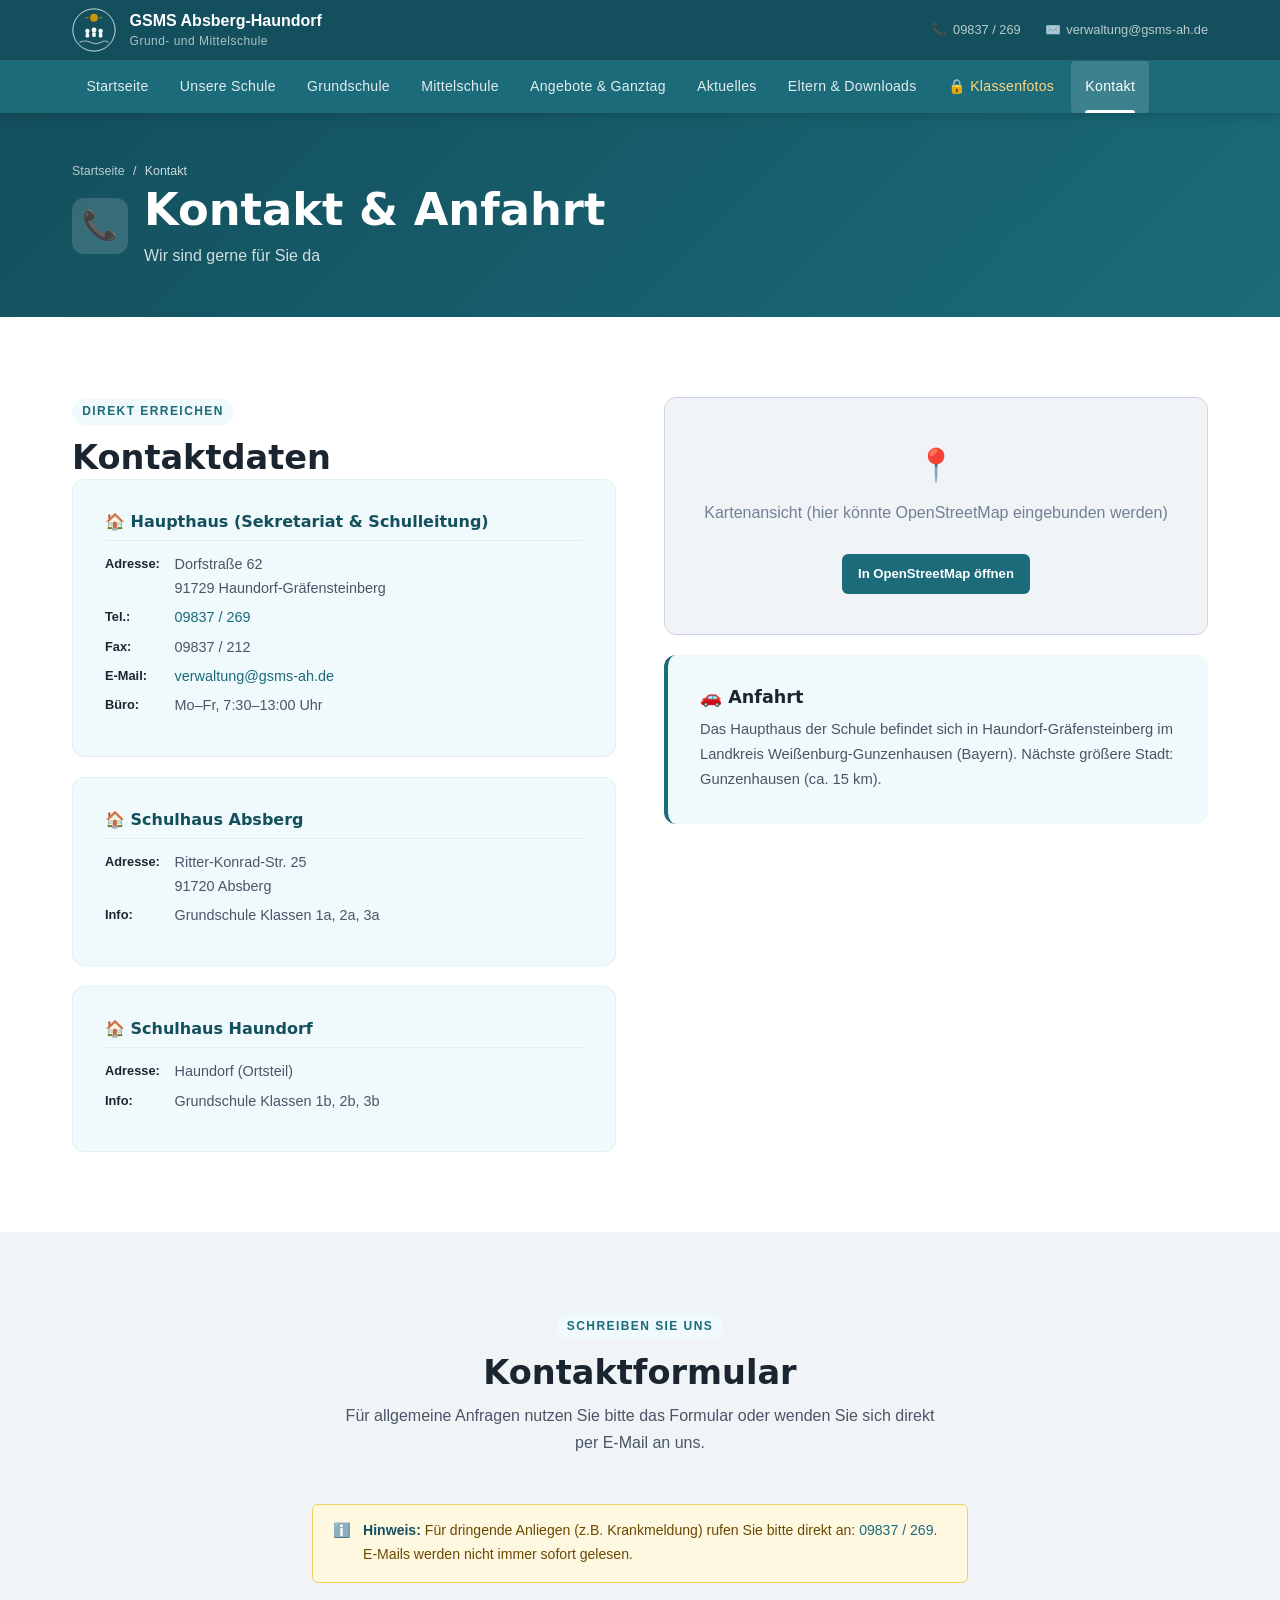
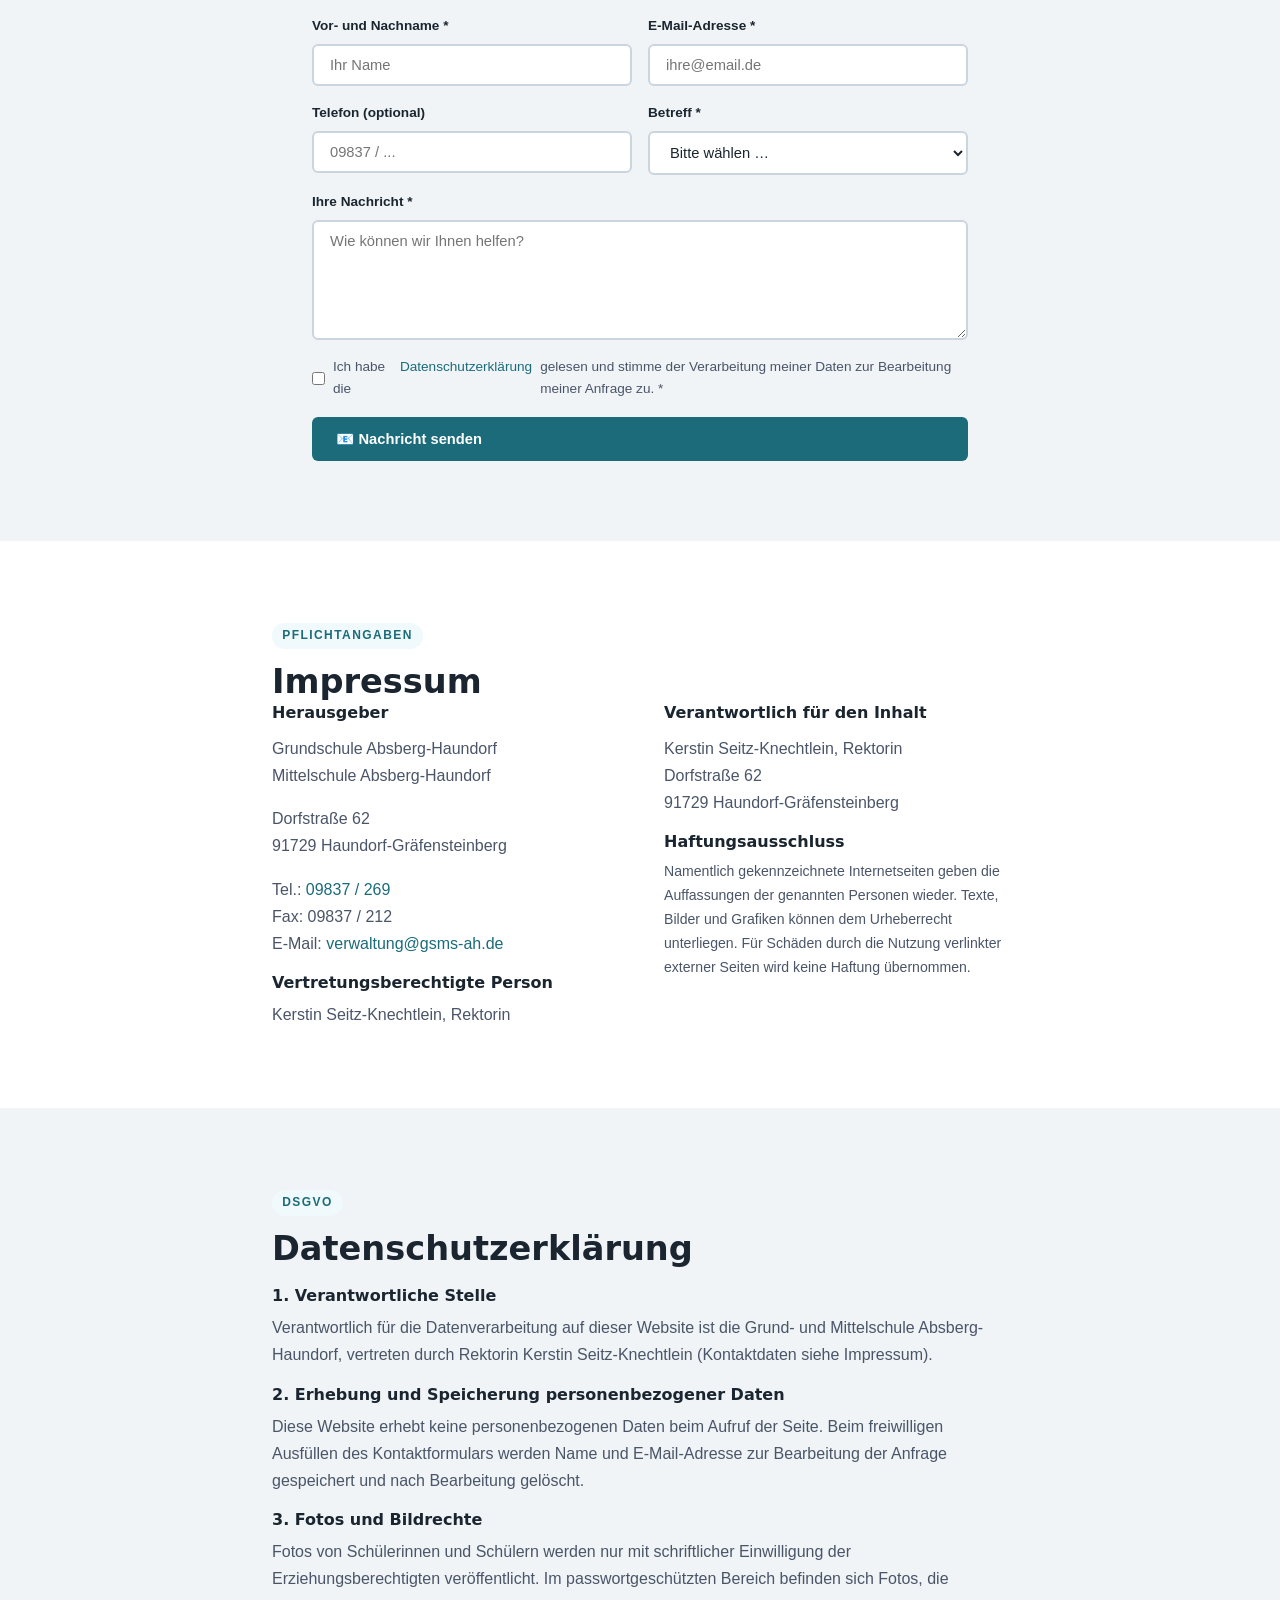
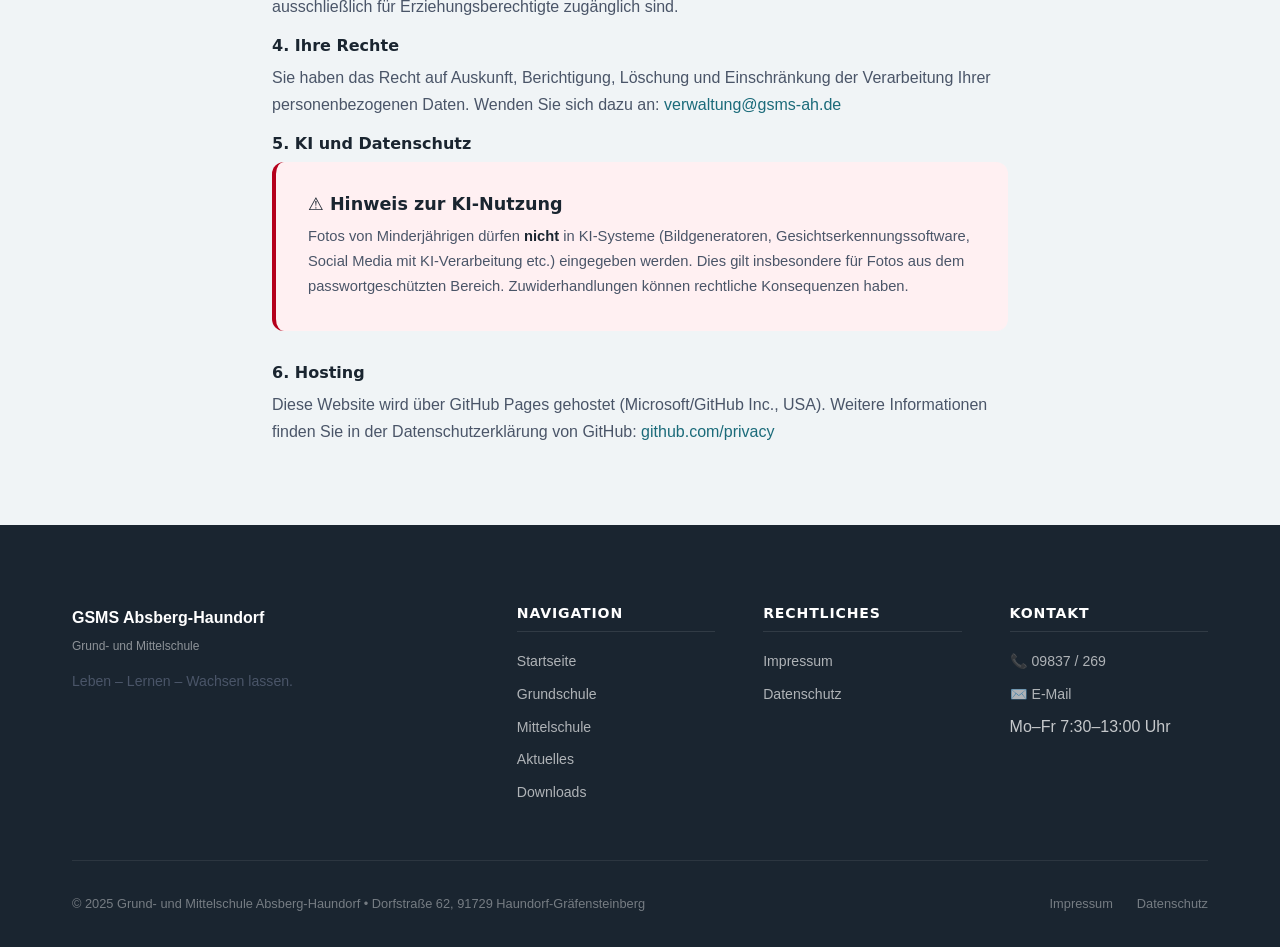
<file: kontakt.html>
<!DOCTYPE html>
<html lang="de">
<head>
  <meta charset="UTF-8">
  <meta name="viewport" content="width=device-width, initial-scale=1.0">
  <title>Kontakt &amp; Impressum — GSMS Absberg-Haundorf</title>
  <meta name="description" content="Kontaktdaten, Anfahrt, Impressum und Datenschutzerklärung der Grund- und Mittelschule Absberg-Haundorf.">
  <link rel="stylesheet" href="css/style.css">
</head>
<body>

<header id="header">
  <div class="header-top">
    <div class="container">
      <a href="index.html" class="logo-link">
        <svg class="logo-svg" width="44" height="44" viewBox="0 0 100 100" aria-hidden="true">
          <circle cx="50" cy="50" r="48" fill="#134F5C" stroke="#DEF0F3" stroke-width="2"/>
          <circle cx="50" cy="22" r="9" fill="#C8940A"/>
          <line x1="37" y1="22" x2="32" y2="22" stroke="#C8940A" stroke-width="2.5" stroke-linecap="round"/>
          <line x1="63" y1="22" x2="68" y2="22" stroke="#C8940A" stroke-width="2.5" stroke-linecap="round"/>
          <circle cx="35" cy="52" r="5" fill="white"/><rect x="31" y="57" width="8" height="10" rx="3" fill="white"/>
          <circle cx="50" cy="50" r="5.5" fill="white"/><rect x="46" y="55" width="8" height="11" rx="3" fill="white"/>
          <circle cx="65" cy="52" r="5" fill="white"/><rect x="61" y="57" width="8" height="10" rx="3" fill="white"/>
          <path d="M18 78 Q30 72 42 78 Q54 84 66 78 Q78 72 82 78" fill="none" stroke="rgba(255,255,255,.6)" stroke-width="2.5" stroke-linecap="round"/>
        </svg>
        <div class="logo-text"><strong>GSMS Absberg-Haundorf</strong><span>Grund- und Mittelschule</span></div>
      </a>
      <div class="header-top-info">
        <span>📞 <a href="tel:09837269">09837 / 269</a></span>
        <span>✉️ <a href="mailto:verwaltung@gsms-ah.de">verwaltung@gsms-ah.de</a></span>
      </div>
    </div>
  </div>
  <nav class="main-nav">
    <div class="nav-inner">
      <ul class="nav-links" id="navLinks">
        <li><a href="index.html">Startseite</a></li>
        <li><a href="unsere-schule.html">Unsere Schule</a></li>
        <li><a href="grundschule.html">Grundschule</a></li>
        <li><a href="mittelschule.html">Mittelschule</a></li>
        <li><a href="angebote.html">Angebote &amp; Ganztag</a></li>
        <li><a href="news.html">Aktuelles</a></li>
        <li><a href="eltern.html">Eltern &amp; Downloads</a></li>
        <li><a href="klassenfotos.html" class="nav-protect">🔒 Klassenfotos</a></li>
        <li><a href="kontakt.html" class="active">Kontakt</a></li>
      </ul>
      <button class="nav-mobile-toggle" id="navToggle" aria-label="Menü öffnen" aria-expanded="false">
        <span class="hamburger-icon"><span></span><span></span><span></span></span>
      </button>
    </div>
  </nav>
</header>

<section class="page-hero">
  <div class="container">
    <div>
      <p class="breadcrumb"><a href="index.html">Startseite</a> <span>/</span> Kontakt</p>
      <div style="display:flex;align-items:center;gap:1rem;flex-wrap:wrap;">
        <div class="page-hero-icon">📞</div>
        <div><h1>Kontakt &amp; Anfahrt</h1><p>Wir sind gerne für Sie da</p></div>
      </div>
    </div>
  </div>
</section>

<main>
<!-- KONTAKT -->
<section class="section">
  <div class="container">
    <div class="two-col">
      <div>
        <div class="section-label">Direkt erreichen</div>
        <h2>Kontaktdaten</h2>
        <div class="address-box mb-md">
          <h3>🏠 Haupthaus (Sekretariat &amp; Schulleitung)</h3>
          <div class="address-line"><strong>Adresse:</strong><span>Dorfstraße 62<br>91729 Haundorf-Gräfensteinberg</span></div>
          <div class="address-line"><strong>Tel.:</strong><span><a href="tel:09837269">09837 / 269</a></span></div>
          <div class="address-line"><strong>Fax:</strong><span>09837 / 212</span></div>
          <div class="address-line"><strong>E-Mail:</strong><span><a href="mailto:verwaltung@gsms-ah.de">verwaltung@gsms-ah.de</a></span></div>
          <div class="address-line"><strong>Büro:</strong><span>Mo–Fr, 7:30–13:00 Uhr</span></div>
        </div>
        <div class="address-box mb-md">
          <h3>🏠 Schulhaus Absberg</h3>
          <div class="address-line"><strong>Adresse:</strong><span>Ritter-Konrad-Str. 25<br>91720 Absberg</span></div>
          <div class="address-line"><strong>Info:</strong><span>Grundschule Klassen 1a, 2a, 3a</span></div>
        </div>
        <div class="address-box">
          <h3>🏠 Schulhaus Haundorf</h3>
          <div class="address-line"><strong>Adresse:</strong><span>Haundorf (Ortsteil)</span></div>
          <div class="address-line"><strong>Info:</strong><span>Grundschule Klassen 1b, 2b, 3b</span></div>
        </div>
      </div>
      <div>
        <!-- MAP PLACEHOLDER -->
        <div class="map-placeholder mb-md">
          <span style="font-size:2rem;">📍</span>
          <span>Kartenansicht (hier könnte OpenStreetMap eingebunden werden)</span>
          <a href="https://www.openstreetmap.org/search?query=Dorfstra%C3%9Fe+62%2C+91729+Haundorf-Gr%C3%A4fensteinberg" target="_blank" rel="noopener" class="btn btn-teal btn-sm mt-md">In OpenStreetMap öffnen</a>
        </div>
        <div class="info-box info-box--primary">
          <h4>🚗 Anfahrt</h4>
          <p>Das Haupthaus der Schule befindet sich in Haundorf-Gräfensteinberg im Landkreis Weißenburg-Gunzenhausen (Bayern). Nächste größere Stadt: Gunzenhausen (ca. 15 km).</p>
        </div>
      </div>
    </div>
  </div>
</section>

<!-- KONTAKTFORMULAR -->
<section class="section section--light">
  <div class="container" style="max-width:720px;">
    <div class="section-header">
      <div class="section-label">Schreiben Sie uns</div>
      <h2>Kontaktformular</h2>
      <p>Für allgemeine Anfragen nutzen Sie bitte das Formular oder wenden Sie sich direkt per E-Mail an uns.</p>
    </div>
    <div class="notice notice--warning mb-lg">
      <span>ℹ️</span>
      <p><strong>Hinweis:</strong> Für dringende Anliegen (z.B. Krankmeldung) rufen Sie bitte direkt an: <a href="tel:09837269">09837 / 269</a>. E-Mails werden nicht immer sofort gelesen.</p>
    </div>
    <form class="contact-form" onsubmit="event.preventDefault();alert('Demo: Formular wurde abgesendet. In der echten Website würde die Nachricht eingehen.');">
      <div class="form-group">
        <label class="form-label" for="name">Vor- und Nachname *</label>
        <input type="text" id="name" class="form-input" required placeholder="Ihr Name">
      </div>
      <div class="form-group">
        <label class="form-label" for="email">E-Mail-Adresse *</label>
        <input type="email" id="email" class="form-input" required placeholder="ihre@email.de">
      </div>
      <div class="form-group">
        <label class="form-label" for="phone">Telefon (optional)</label>
        <input type="tel" id="phone" class="form-input" placeholder="09837 / ...">
      </div>
      <div class="form-group">
        <label class="form-label" for="subject">Betreff *</label>
        <select id="subject" class="form-select form-input" required>
          <option value="">Bitte wählen …</option>
          <option>Allgemeine Anfrage</option>
          <option>Anmeldung / Schulwechsel</option>
          <option>Krankmeldung (besser telefonisch)</option>
          <option>Offener Ganztag</option>
          <option>Downloads / Formulare</option>
          <option>Klassenfotos / Passwort</option>
          <option>Sonstiges</option>
        </select>
      </div>
      <div class="form-group form-group--full">
        <label class="form-label" for="message">Ihre Nachricht *</label>
        <textarea id="message" class="form-textarea" required placeholder="Wie können wir Ihnen helfen?"></textarea>
      </div>
      <div class="form-group form-group--full">
        <label style="display:flex;gap:.5rem;font-size:.85rem;cursor:pointer;color:var(--color-mid);">
          <input type="checkbox" required>
          Ich habe die <a href="#datenschutz">Datenschutzerklärung</a> gelesen und stimme der Verarbeitung meiner Daten zur Bearbeitung meiner Anfrage zu. *
        </label>
      </div>
      <div class="form-group form-group--full">
        <button type="submit" class="btn btn-teal">📧 Nachricht senden</button>
      </div>
    </form>
  </div>
</section>

<!-- IMPRESSUM -->
<section class="section" id="impressum">
  <div class="container" style="max-width:800px;">
    <div class="section-label">Pflichtangaben</div>
    <h2>Impressum</h2>
    <div class="two-col">
      <div>
        <h3 style="font-size:1rem;margin-bottom:.75rem;">Herausgeber</h3>
        <p>Grundschule Absberg-Haundorf<br>Mittelschule Absberg-Haundorf</p>
        <p>Dorfstraße 62<br>91729 Haundorf-Gräfensteinberg</p>
        <p>Tel.: <a href="tel:09837269">09837 / 269</a><br>
        Fax: 09837 / 212<br>
        E-Mail: <a href="mailto:verwaltung@gsms-ah.de">verwaltung@gsms-ah.de</a></p>
        <h3 style="font-size:1rem;margin:.75rem 0 .5rem;">Vertretungsberechtigte Person</h3>
        <p>Kerstin Seitz-Knechtlein, Rektorin</p>
      </div>
      <div>
        <h3 style="font-size:1rem;margin-bottom:.75rem;">Verantwortlich für den Inhalt</h3>
        <p>Kerstin Seitz-Knechtlein, Rektorin<br>Dorfstraße 62<br>91729 Haundorf-Gräfensteinberg</p>
        <h3 style="font-size:1rem;margin:.75rem 0 .5rem;">Haftungsausschluss</h3>
        <p style="font-size:.88rem;">Namentlich gekennzeichnete Internetseiten geben die Auffassungen der genannten Personen wieder. Texte, Bilder und Grafiken können dem Urheberrecht unterliegen. Für Schäden durch die Nutzung verlinkter externer Seiten wird keine Haftung übernommen.</p>
      </div>
    </div>
  </div>
</section>

<!-- DATENSCHUTZ -->
<section class="section section--light" id="datenschutz">
  <div class="container" style="max-width:800px;">
    <div class="section-label">DSGVO</div>
    <h2>Datenschutzerklärung</h2>

    <h3 style="font-size:1rem;margin:1rem 0 .5rem;">1. Verantwortliche Stelle</h3>
    <p>Verantwortlich für die Datenverarbeitung auf dieser Website ist die Grund- und Mittelschule Absberg-Haundorf, vertreten durch Rektorin Kerstin Seitz-Knechtlein (Kontaktdaten siehe Impressum).</p>

    <h3 style="font-size:1rem;margin:1rem 0 .5rem;">2. Erhebung und Speicherung personenbezogener Daten</h3>
    <p>Diese Website erhebt keine personenbezogenen Daten beim Aufruf der Seite. Beim freiwilligen Ausfüllen des Kontaktformulars werden Name und E-Mail-Adresse zur Bearbeitung der Anfrage gespeichert und nach Bearbeitung gelöscht.</p>

    <h3 style="font-size:1rem;margin:1rem 0 .5rem;">3. Fotos und Bildrechte</h3>
    <p>Fotos von Schülerinnen und Schülern werden nur mit schriftlicher Einwilligung der Erziehungsberechtigten veröffentlicht. Im passwortgeschützten Bereich befinden sich Fotos, die ausschließlich für Erziehungsberechtigte zugänglich sind.</p>

    <h3 style="font-size:1rem;margin:1rem 0 .5rem;">4. Ihre Rechte</h3>
    <p>Sie haben das Recht auf Auskunft, Berichtigung, Löschung und Einschränkung der Verarbeitung Ihrer personenbezogenen Daten. Wenden Sie sich dazu an: <a href="mailto:verwaltung@gsms-ah.de">verwaltung@gsms-ah.de</a></p>

    <h3 style="font-size:1rem;margin:1rem 0 .5rem;">5. KI und Datenschutz</h3>
    <div class="info-box info-box--accent">
      <h4>⚠️ Hinweis zur KI-Nutzung</h4>
      <p>Fotos von Minderjährigen dürfen <strong>nicht</strong> in KI-Systeme (Bildgeneratoren, Gesichtserkennungssoftware, Social Media mit KI-Verarbeitung etc.) eingegeben werden. Dies gilt insbesondere für Fotos aus dem passwortgeschützten Bereich. Zuwiderhandlungen können rechtliche Konsequenzen haben.</p>
    </div>

    <h3 style="font-size:1rem;margin:1rem 0 .5rem;">6. Hosting</h3>
    <p>Diese Website wird über GitHub Pages gehostet (Microsoft/GitHub Inc., USA). Weitere Informationen finden Sie in der Datenschutzerklärung von GitHub: <a href="https://docs.github.com/en/site-policy/privacy-policies/github-general-privacy-statement" target="_blank" rel="noopener">github.com/privacy</a></p>
  </div>
</section>
</main>

<footer>
  <div class="container">
    <div class="footer-grid">
      <div class="footer-brand">
        <div class="footer-logo-text"><strong>GSMS Absberg-Haundorf</strong><br><span>Grund- und Mittelschule</span></div>
        <p>Leben – Lernen – Wachsen lassen.</p>
      </div>
      <div class="footer-col"><h4>Navigation</h4><ul>
        <li><a href="index.html">Startseite</a></li>
        <li><a href="grundschule.html">Grundschule</a></li>
        <li><a href="mittelschule.html">Mittelschule</a></li>
        <li><a href="news.html">Aktuelles</a></li>
        <li><a href="eltern.html">Downloads</a></li>
      </ul></div>
      <div class="footer-col"><h4>Rechtliches</h4><ul>
        <li><a href="#impressum">Impressum</a></li>
        <li><a href="#datenschutz">Datenschutz</a></li>
      </ul></div>
      <div class="footer-col"><h4>Kontakt</h4><ul>
        <li><a href="tel:09837269">📞 09837 / 269</a></li>
        <li><a href="mailto:verwaltung@gsms-ah.de">✉️ E-Mail</a></li>
        <li>Mo–Fr 7:30–13:00 Uhr</li>
      </ul></div>
    </div>
    <div class="footer-bottom">
      <p>&copy; 2025 Grund- und Mittelschule Absberg-Haundorf &bull; Dorfstraße 62, 91729 Haundorf-Gräfensteinberg</p>
      <div class="footer-legal"><a href="#impressum">Impressum</a><a href="#datenschutz">Datenschutz</a></div>
    </div>
  </div>
</footer>
<script src="js/main.js"></script>
</body>
</html>
</file>
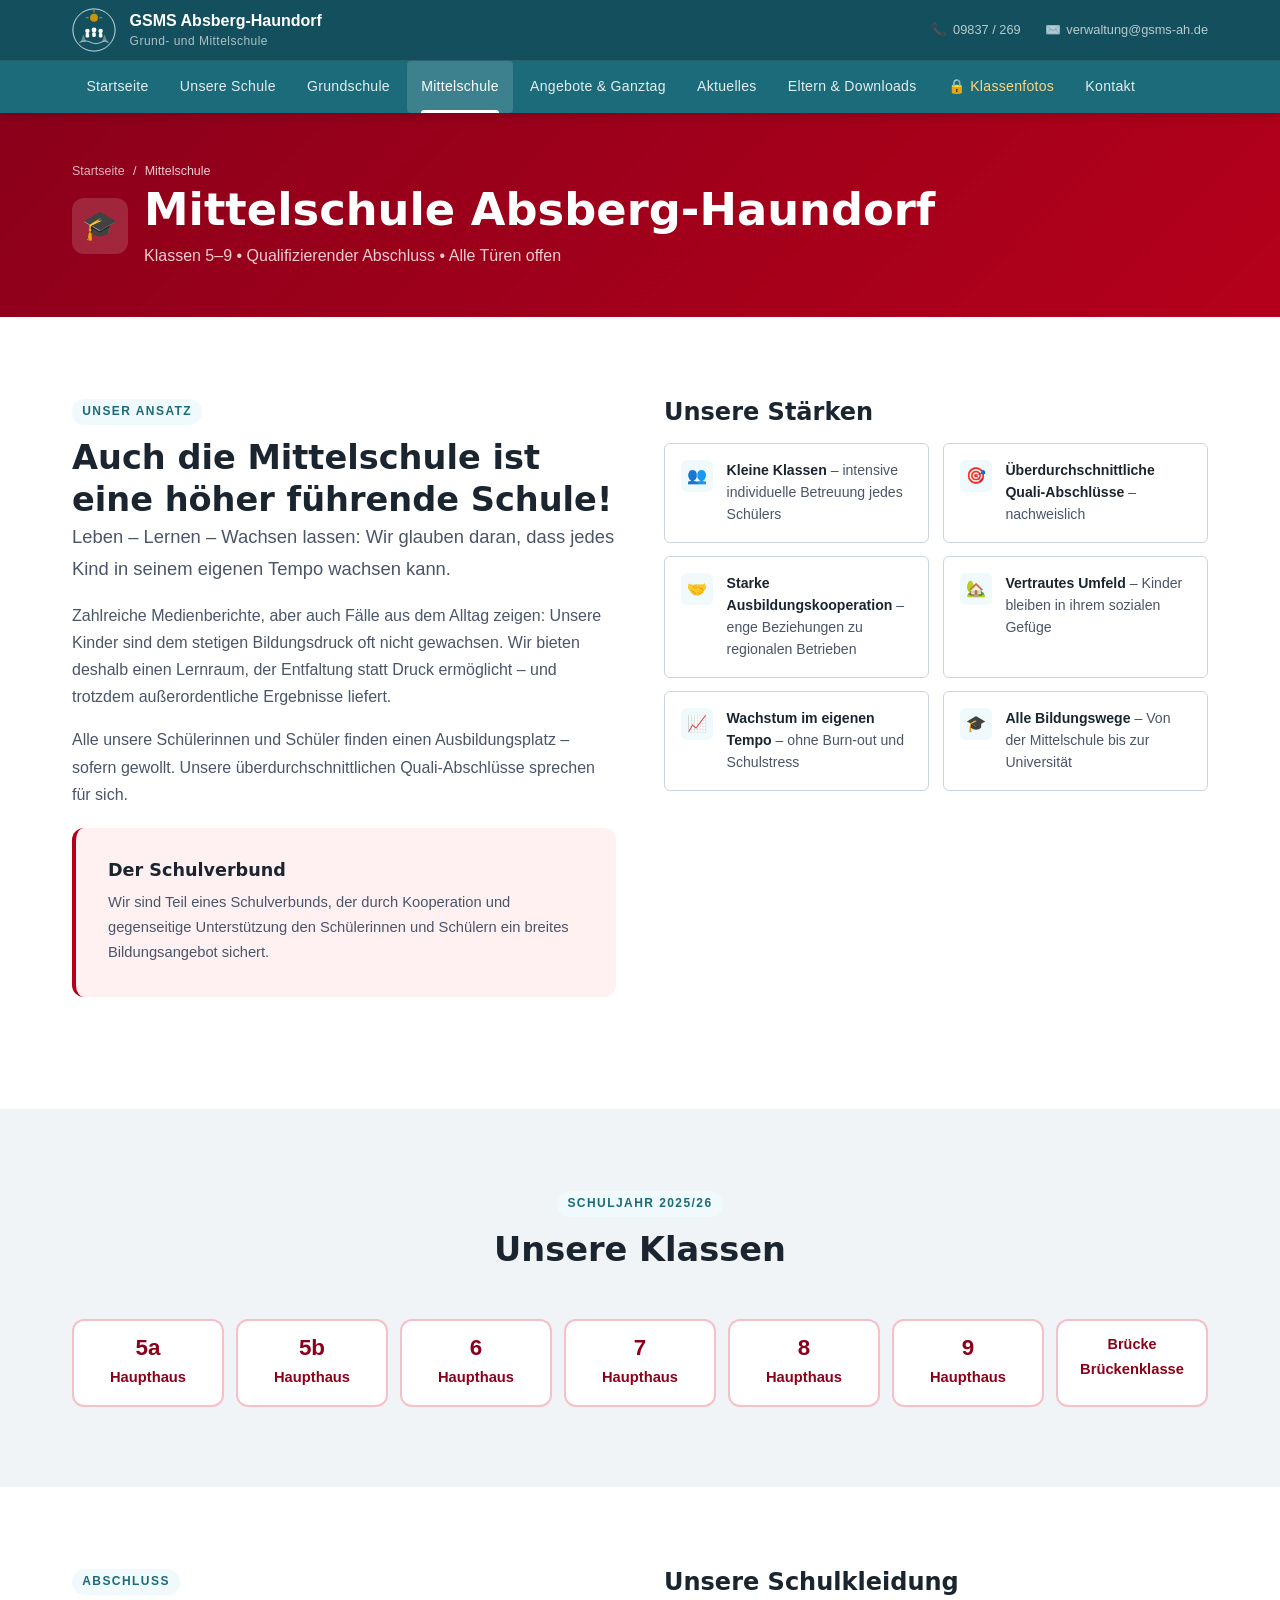
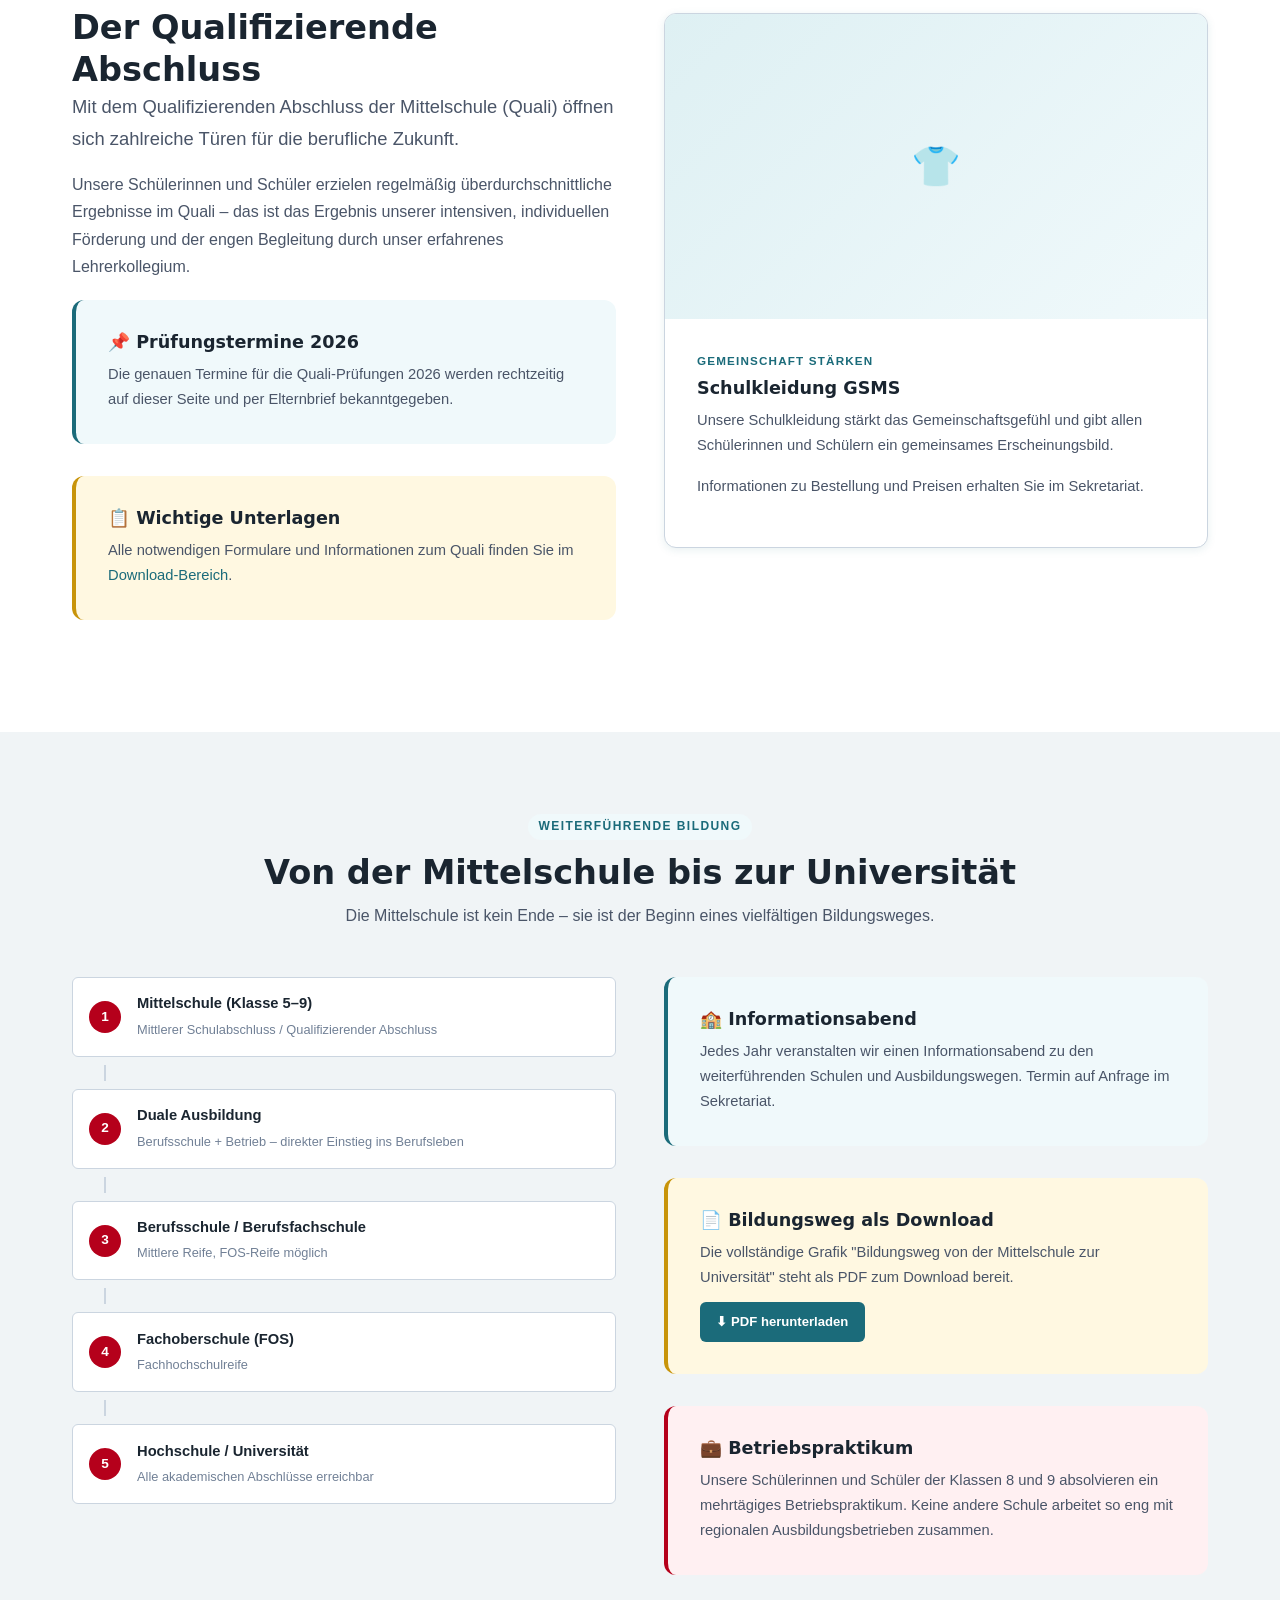
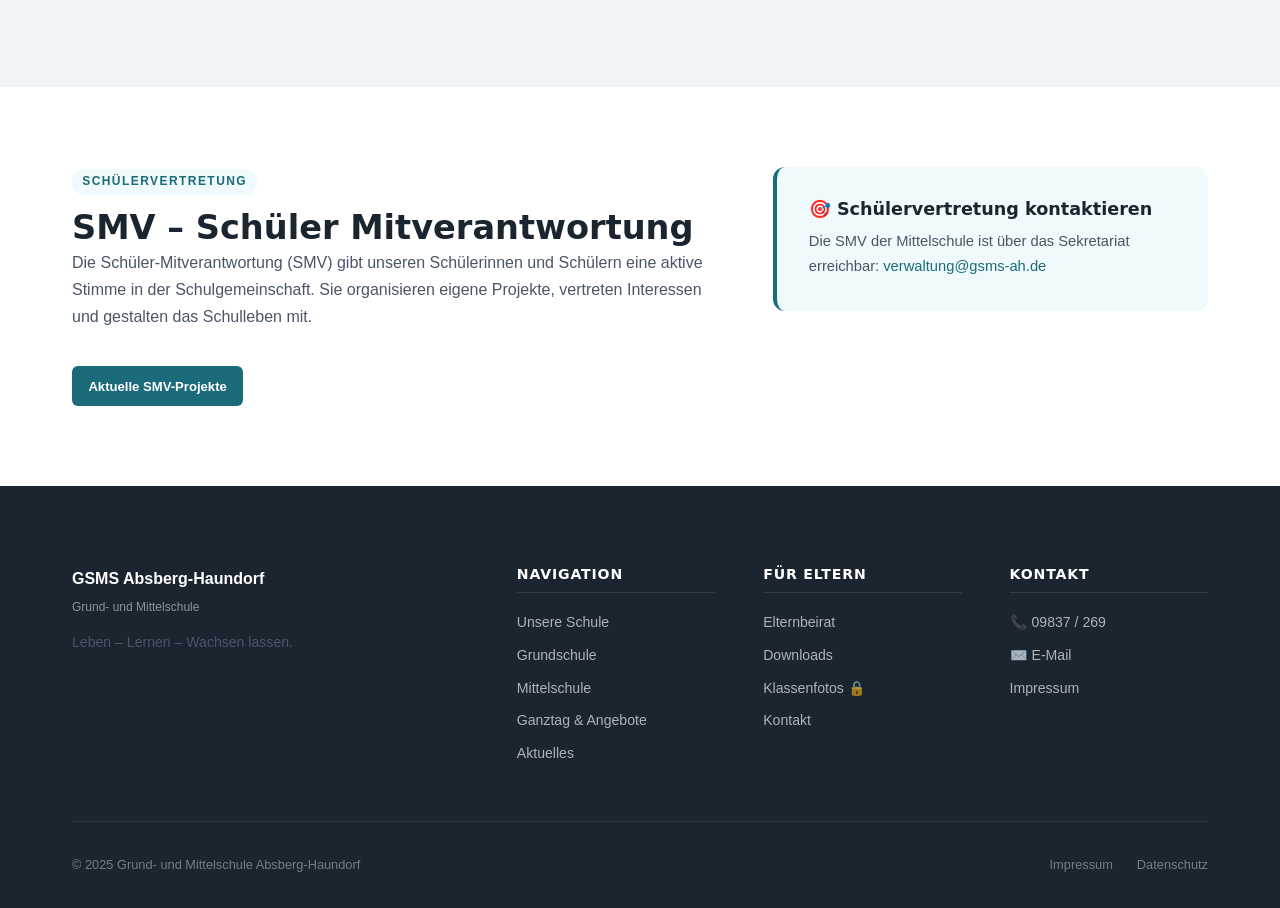
<file: mittelschule.html>
<!DOCTYPE html>
<html lang="de">
<head>
  <meta charset="UTF-8">
  <meta name="viewport" content="width=device-width, initial-scale=1.0">
  <title>Mittelschule — GSMS Absberg-Haundorf</title>
  <meta name="description" content="Die Mittelschule Absberg-Haundorf: Klassen 5–9, Quali-Abschluss, intensive Begleitung und der Weg in die Ausbildung.">
  <link rel="stylesheet" href="css/style.css">
  <style>
    .edu-path { display:flex; flex-direction:column; gap:.5rem; }
    .edu-step { display:flex; align-items:center; gap:1rem; padding:.85rem 1rem; background:white; border-radius:var(--radius-sm); border:1px solid var(--color-border); }
    .edu-step-num { width:32px;height:32px;background:var(--color-accent);color:white;border-radius:50%;display:flex;align-items:center;justify-content:center;font-weight:700;font-size:.85rem;flex-shrink:0; }
    .edu-step-info strong { display:block;font-size:.92rem; }
    .edu-step-info span { font-size:.8rem;color:var(--color-gray); }
    .edu-connector { width:2px;height:16px;background:var(--color-border);margin-left:calc(1rem + 16px); }
  </style>
</head>
<body>

<header id="header">
  <div class="header-top">
    <div class="container">
      <a href="index.html" class="logo-link">
        <svg class="logo-svg" width="44" height="44" viewBox="0 0 100 100" aria-hidden="true">
          <circle cx="50" cy="50" r="48" fill="#134F5C" stroke="#DEF0F3" stroke-width="2"/>
          <circle cx="50" cy="22" r="9" fill="#C8940A"/>
          <line x1="50" y1="9" x2="50" y2="4" stroke="#C8940A" stroke-width="2.5" stroke-linecap="round"/>
          <line x1="37" y1="22" x2="32" y2="22" stroke="#C8940A" stroke-width="2.5" stroke-linecap="round"/>
          <line x1="63" y1="22" x2="68" y2="22" stroke="#C8940A" stroke-width="2.5" stroke-linecap="round"/>
          <circle cx="35" cy="52" r="5" fill="white"/><rect x="31" y="57" width="8" height="10" rx="3" fill="white"/>
          <circle cx="50" cy="50" r="5.5" fill="white"/><rect x="46" y="55" width="8" height="11" rx="3" fill="white"/>
          <circle cx="65" cy="52" r="5" fill="white"/><rect x="61" y="57" width="8" height="10" rx="3" fill="white"/>
          <path d="M18 78 Q30 72 42 78 Q54 84 66 78 Q78 72 82 78" fill="none" stroke="rgba(255,255,255,.6)" stroke-width="2.5" stroke-linecap="round"/>
          <polygon points="20,76 26,60 32,76" fill="rgba(255,255,255,.35)"/>
          <polygon points="68,76 74,60 80,76" fill="rgba(255,255,255,.35)"/>
        </svg>
        <div class="logo-text"><strong>GSMS Absberg-Haundorf</strong><span>Grund- und Mittelschule</span></div>
      </a>
      <div class="header-top-info">
        <span>📞 <a href="tel:09837269">09837 / 269</a></span>
        <span>✉️ <a href="mailto:verwaltung@gsms-ah.de">verwaltung@gsms-ah.de</a></span>
      </div>
    </div>
  </div>
  <nav class="main-nav">
    <div class="nav-inner">
      <ul class="nav-links" id="navLinks">
        <li><a href="index.html">Startseite</a></li>
        <li><a href="unsere-schule.html">Unsere Schule</a></li>
        <li><a href="grundschule.html">Grundschule</a></li>
        <li><a href="mittelschule.html" class="active">Mittelschule</a></li>
        <li><a href="angebote.html">Angebote &amp; Ganztag</a></li>
        <li><a href="news.html">Aktuelles</a></li>
        <li><a href="eltern.html">Eltern &amp; Downloads</a></li>
        <li><a href="klassenfotos.html" class="nav-protect">🔒 Klassenfotos</a></li>
        <li><a href="kontakt.html">Kontakt</a></li>
      </ul>
      <button class="nav-mobile-toggle" id="navToggle" aria-label="Menü öffnen" aria-expanded="false">
        <span class="hamburger-icon"><span></span><span></span><span></span></span>
      </button>
    </div>
  </nav>
</header>

<section class="page-hero" style="background:linear-gradient(135deg,#8B001A,#B5001B);">
  <div class="container">
    <div>
      <p class="breadcrumb"><a href="index.html">Startseite</a> <span>/</span> Mittelschule</p>
      <div style="display:flex;align-items:center;gap:1rem;flex-wrap:wrap;">
        <div class="page-hero-icon">🎓</div>
        <div>
          <h1>Mittelschule Absberg-Haundorf</h1>
          <p>Klassen 5–9 &bull; Qualifizierender Abschluss &bull; Alle Türen offen</p>
        </div>
      </div>
    </div>
  </div>
</section>

<main>
<!-- MOTTO -->
<section class="section">
  <div class="container">
    <div class="two-col">
      <div>
        <div class="section-label">Unser Ansatz</div>
        <h2>Auch die Mittelschule ist eine höher führende Schule!</h2>
        <p class="lead">Leben &ndash; Lernen &ndash; Wachsen lassen: Wir glauben daran, dass jedes Kind in seinem eigenen Tempo wachsen kann.</p>
        <p>Zahlreiche Medienberichte, aber auch Fälle aus dem Alltag zeigen: Unsere Kinder sind dem stetigen Bildungsdruck oft nicht gewachsen. Wir bieten deshalb einen Lernraum, der Entfaltung statt Druck ermöglicht – und trotzdem außerordentliche Ergebnisse liefert.</p>
        <p>Alle unsere Schülerinnen und Schüler finden einen Ausbildungsplatz – sofern gewollt. Unsere überdurchschnittlichen Quali-Abschlüsse sprechen für sich.</p>
        <div class="info-box info-box--accent mt-md">
          <h4>Der Schulverbund</h4>
          <p>Wir sind Teil eines Schulverbunds, der durch Kooperation und gegenseitige Unterstützung den Schülerinnen und Schülern ein breites Bildungsangebot sichert.</p>
        </div>
      </div>
      <div>
        <h3 style="margin-bottom:1rem;">Unsere Stärken</h3>
        <div class="pros-list">
          <div class="pro-item"><div class="pro-icon">👥</div><p class="pro-text"><strong>Kleine Klassen</strong> – intensive individuelle Betreuung jedes Schülers</p></div>
          <div class="pro-item"><div class="pro-icon">🎯</div><p class="pro-text"><strong>Überdurchschnittliche Quali-Abschlüsse</strong> – nachweislich</p></div>
          <div class="pro-item"><div class="pro-icon">🤝</div><p class="pro-text"><strong>Starke Ausbildungskooperation</strong> – enge Beziehungen zu regionalen Betrieben</p></div>
          <div class="pro-item"><div class="pro-icon">🏡</div><p class="pro-text"><strong>Vertrautes Umfeld</strong> – Kinder bleiben in ihrem sozialen Gefüge</p></div>
          <div class="pro-item"><div class="pro-icon">📈</div><p class="pro-text"><strong>Wachstum im eigenen Tempo</strong> – ohne Burn-out und Schulstress</p></div>
          <div class="pro-item"><div class="pro-icon">🎓</div><p class="pro-text"><strong>Alle Bildungswege</strong> – Von der Mittelschule bis zur Universität</p></div>
        </div>
      </div>
    </div>
  </div>
</section>

<!-- KLASSEN MS -->
<section class="section section--light" id="klassen">
  <div class="container">
    <div class="section-header">
      <div class="section-label">Schuljahr 2025/26</div>
      <h2>Unsere Klassen</h2>
    </div>
    <div class="class-grid">
      <a href="#" class="class-chip ms-class"><span class="class-num">5a</span><span>Haupthaus</span></a>
      <a href="#" class="class-chip ms-class"><span class="class-num">5b</span><span>Haupthaus</span></a>
      <a href="#" class="class-chip ms-class"><span class="class-num">6</span><span>Haupthaus</span></a>
      <a href="#" class="class-chip ms-class"><span class="class-num">7</span><span>Haupthaus</span></a>
      <a href="#" class="class-chip ms-class"><span class="class-num">8</span><span>Haupthaus</span></a>
      <a href="#" class="class-chip ms-class"><span class="class-num">9</span><span>Haupthaus</span></a>
      <a href="#" class="class-chip ms-class"><span class="class-num" style="font-size:.9rem;">Brücke</span><span>Brückenklasse</span></a>
    </div>
  </div>
</section>

<!-- DER QUALI -->
<section class="section" id="quali">
  <div class="container">
    <div class="two-col">
      <div>
        <div class="section-label">Abschluss</div>
        <h2>Der Qualifizierende Abschluss</h2>
        <p class="lead">Mit dem Qualifizierenden Abschluss der Mittelschule (Quali) öffnen sich zahlreiche Türen für die berufliche Zukunft.</p>
        <p>Unsere Schülerinnen und Schüler erzielen regelmäßig überdurchschnittliche Ergebnisse im Quali – das ist das Ergebnis unserer intensiven, individuellen Förderung und der engen Begleitung durch unser erfahrenes Lehrerkollegium.</p>
        <div class="info-box info-box--primary mt-md">
          <h4>📌 Prüfungstermine 2026</h4>
          <p>Die genauen Termine für die Quali-Prüfungen 2026 werden rechtzeitig auf dieser Seite und per Elternbrief bekanntgegeben.</p>
        </div>
        <div class="info-box info-box--warning mt-md">
          <h4>📋 Wichtige Unterlagen</h4>
          <p>Alle notwendigen Formulare und Informationen zum Quali finden Sie im <a href="eltern.html#downloads">Download-Bereich</a>.</p>
        </div>
      </div>
      <div>
        <h3 style="margin-bottom:1rem;">Unsere Schulkleidung</h3>
        <div class="card">
          <div class="card-img-placeholder">👕</div>
          <div class="card-body">
            <div class="card-tag">Gemeinschaft stärken</div>
            <h3>Schulkleidung GSMS</h3>
            <p>Unsere Schulkleidung stärkt das Gemeinschaftsgefühl und gibt allen Schülerinnen und Schülern ein gemeinsames Erscheinungsbild.</p>
            <p>Informationen zu Bestellung und Preisen erhalten Sie im Sekretariat.</p>
          </div>
        </div>
      </div>
    </div>
  </div>
</section>

<!-- BILDUNGSWEG -->
<section class="section section--light" id="bildungsweg">
  <div class="container">
    <div class="section-header">
      <div class="section-label">Weiterführende Bildung</div>
      <h2>Von der Mittelschule bis zur Universität</h2>
      <p>Die Mittelschule ist kein Ende – sie ist der Beginn eines vielfältigen Bildungsweges.</p>
    </div>
    <div class="two-col">
      <div class="edu-path">
        <div class="edu-step">
          <div class="edu-step-num">1</div>
          <div class="edu-step-info"><strong>Mittelschule (Klasse 5–9)</strong><span>Mittlerer Schulabschluss / Qualifizierender Abschluss</span></div>
        </div>
        <div class="edu-connector"></div>
        <div class="edu-step">
          <div class="edu-step-num">2</div>
          <div class="edu-step-info"><strong>Duale Ausbildung</strong><span>Berufsschule + Betrieb – direkter Einstieg ins Berufsleben</span></div>
        </div>
        <div class="edu-connector"></div>
        <div class="edu-step">
          <div class="edu-step-num">3</div>
          <div class="edu-step-info"><strong>Berufsschule / Berufsfachschule</strong><span>Mittlere Reife, FOS-Reife möglich</span></div>
        </div>
        <div class="edu-connector"></div>
        <div class="edu-step">
          <div class="edu-step-num">4</div>
          <div class="edu-step-info"><strong>Fachoberschule (FOS)</strong><span>Fachhochschulreife</span></div>
        </div>
        <div class="edu-connector"></div>
        <div class="edu-step">
          <div class="edu-step-num">5</div>
          <div class="edu-step-info"><strong>Hochschule / Universität</strong><span>Alle akademischen Abschlüsse erreichbar</span></div>
        </div>
      </div>
      <div>
        <div class="info-box info-box--primary">
          <h4>🏫 Informationsabend</h4>
          <p>Jedes Jahr veranstalten wir einen Informationsabend zu den weiterführenden Schulen und Ausbildungswegen. Termin auf Anfrage im Sekretariat.</p>
        </div>
        <div class="info-box info-box--warning mt-md">
          <h4>📄 Bildungsweg als Download</h4>
          <p>Die vollständige Grafik "Bildungsweg von der Mittelschule zur Universität" steht als PDF zum Download bereit.</p>
          <a href="#" class="btn btn-teal btn-sm mt-sm">⬇ PDF herunterladen</a>
        </div>
        <div class="info-box info-box--accent mt-md">
          <h4>💼 Betriebspraktikum</h4>
          <p>Unsere Schülerinnen und Schüler der Klassen 8 und 9 absolvieren ein mehrtägiges Betriebspraktikum. Keine andere Schule arbeitet so eng mit regionalen Ausbildungsbetrieben zusammen.</p>
        </div>
      </div>
    </div>
  </div>
</section>

<!-- SMV -->
<section class="section">
  <div class="container">
    <div class="two-col two-col--wide">
      <div>
        <div class="section-label">Schülervertretung</div>
        <h2>SMV – Schüler Mitverantwortung</h2>
        <p>Die Schüler-Mitverantwortung (SMV) gibt unseren Schülerinnen und Schülern eine aktive Stimme in der Schulgemeinschaft. Sie organisieren eigene Projekte, vertreten Interessen und gestalten das Schulleben mit.</p>
        <a href="news.html" class="btn btn-teal btn-sm mt-md">Aktuelle SMV-Projekte</a>
      </div>
      <div>
        <div class="info-box info-box--primary">
          <h4>🎯 Schülervertretung kontaktieren</h4>
          <p>Die SMV der Mittelschule ist über das Sekretariat erreichbar: <a href="mailto:verwaltung@gsms-ah.de">verwaltung@gsms-ah.de</a></p>
        </div>
      </div>
    </div>
  </div>
</section>
</main>

<footer>
  <div class="container">
    <div class="footer-grid">
      <div class="footer-brand">
        <div class="footer-logo-text"><strong>GSMS Absberg-Haundorf</strong><br><span>Grund- und Mittelschule</span></div>
        <p>Leben – Lernen – Wachsen lassen.</p>
      </div>
      <div class="footer-col"><h4>Navigation</h4><ul>
        <li><a href="unsere-schule.html">Unsere Schule</a></li>
        <li><a href="grundschule.html">Grundschule</a></li>
        <li><a href="mittelschule.html">Mittelschule</a></li>
        <li><a href="angebote.html">Ganztag &amp; Angebote</a></li>
        <li><a href="news.html">Aktuelles</a></li>
      </ul></div>
      <div class="footer-col"><h4>Für Eltern</h4><ul>
        <li><a href="eltern.html">Elternbeirat</a></li>
        <li><a href="eltern.html#downloads">Downloads</a></li>
        <li><a href="klassenfotos.html">Klassenfotos 🔒</a></li>
        <li><a href="kontakt.html">Kontakt</a></li>
      </ul></div>
      <div class="footer-col"><h4>Kontakt</h4><ul>
        <li><a href="tel:09837269">📞 09837 / 269</a></li>
        <li><a href="mailto:verwaltung@gsms-ah.de">✉️ E-Mail</a></li>
        <li><a href="kontakt.html#impressum">Impressum</a></li>
      </ul></div>
    </div>
    <div class="footer-bottom">
      <p>&copy; 2025 Grund- und Mittelschule Absberg-Haundorf</p>
      <div class="footer-legal"><a href="kontakt.html#impressum">Impressum</a><a href="kontakt.html#datenschutz">Datenschutz</a></div>
    </div>
  </div>
</footer>
<script src="js/main.js"></script>
</body>
</html>
</file>
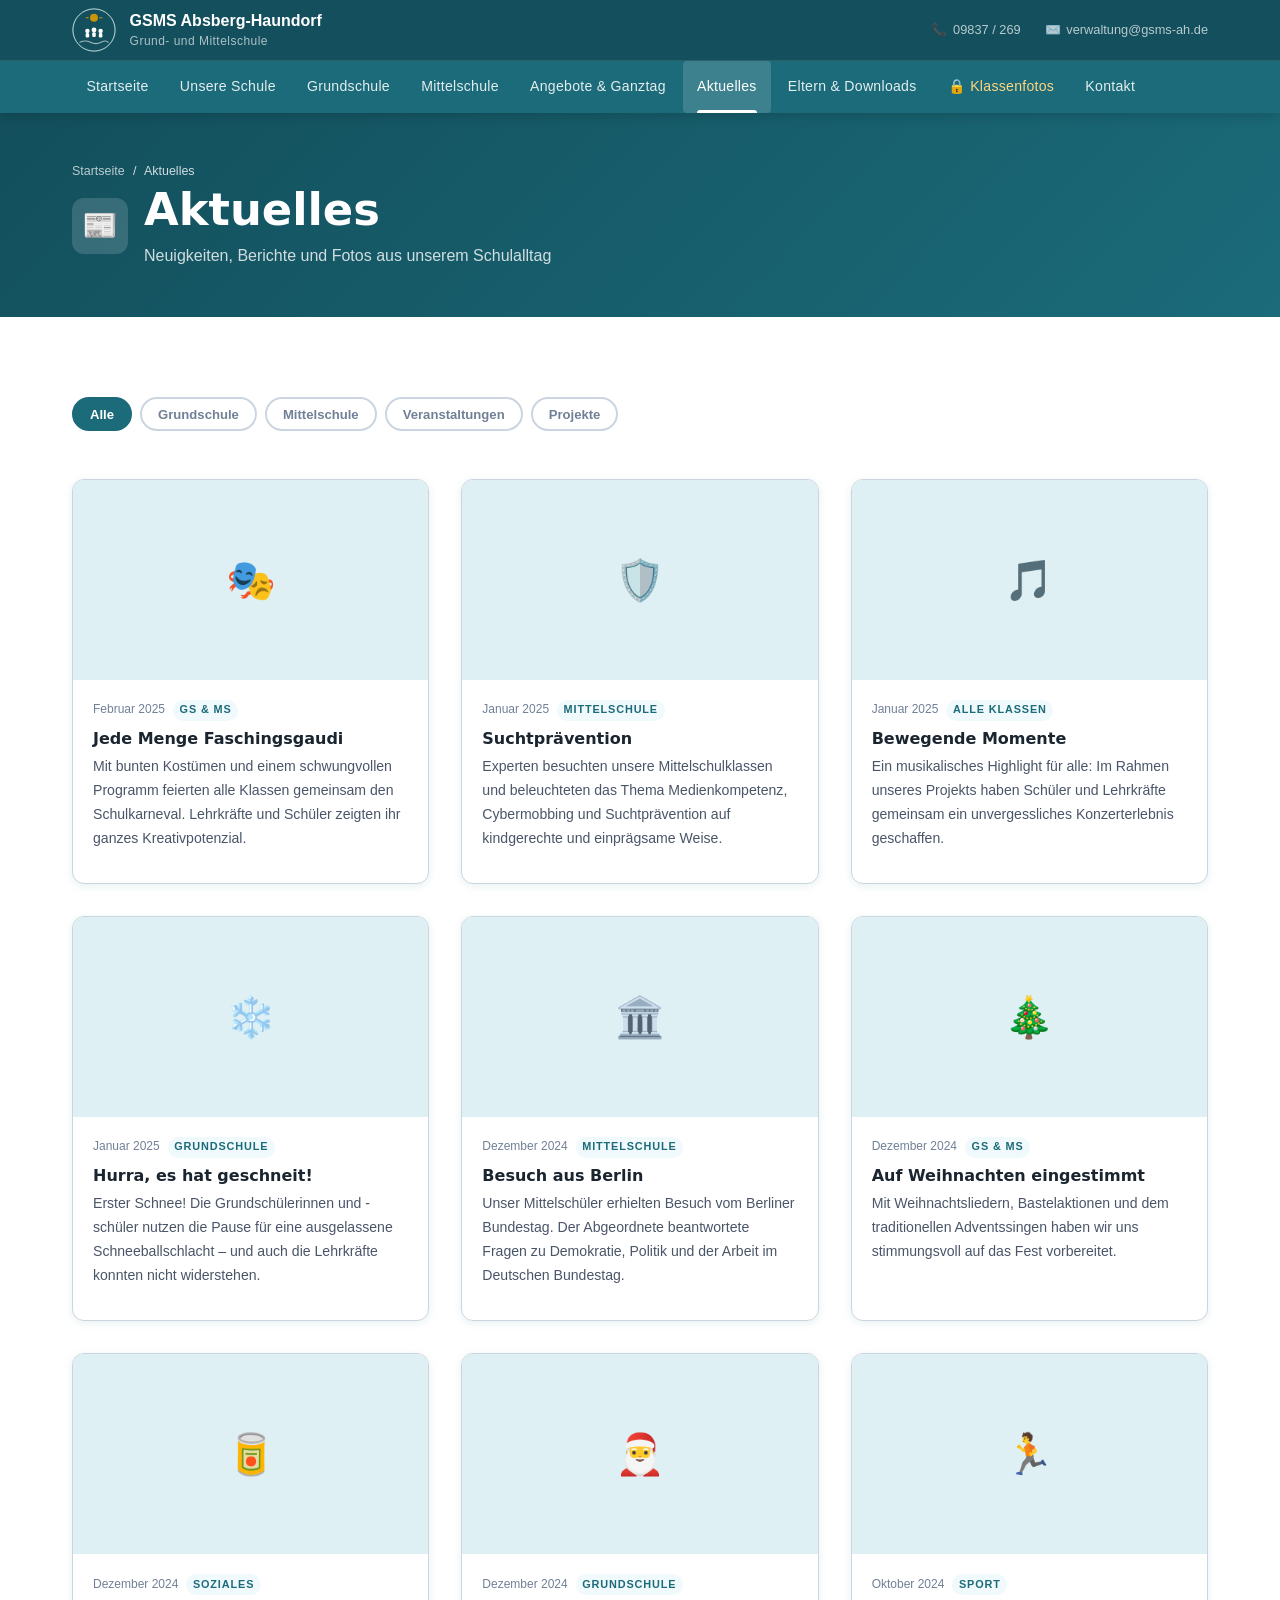
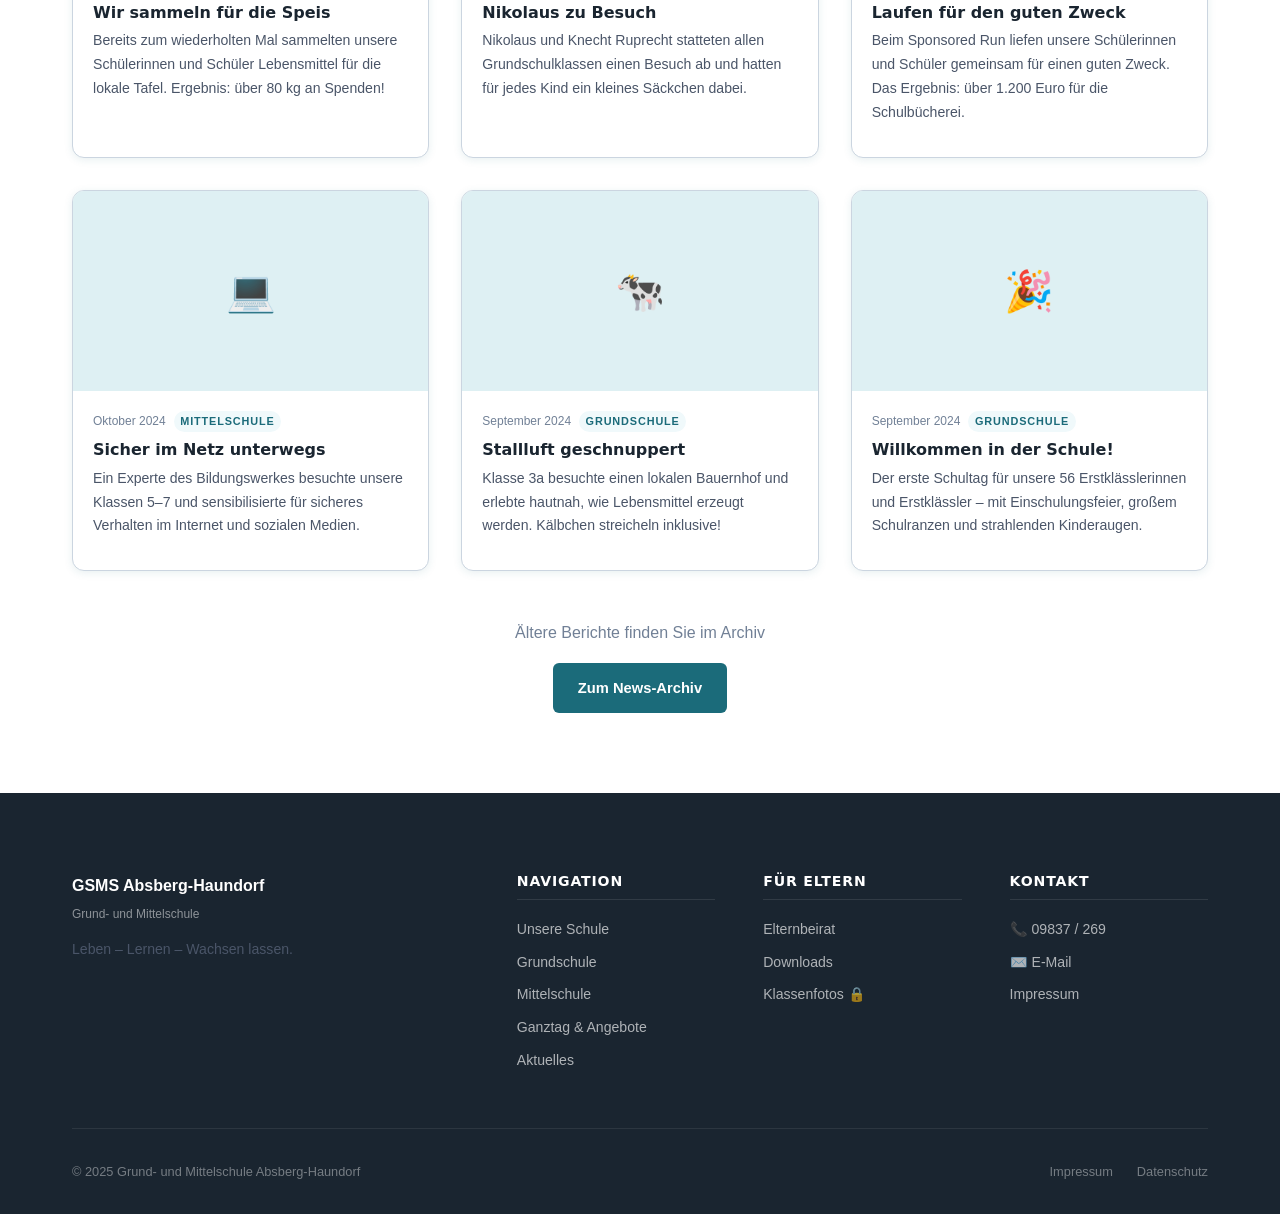
<file: news.html>
<!DOCTYPE html>
<html lang="de">
<head>
  <meta charset="UTF-8">
  <meta name="viewport" content="width=device-width, initial-scale=1.0">
  <title>Aktuelles — GSMS Absberg-Haundorf</title>
  <meta name="description" content="Neuigkeiten, Berichte und Fotos aus dem Schulalltag der GSMS Absberg-Haundorf.">
  <link rel="stylesheet" href="css/style.css">
  <style>
    .news-filter { display:flex;gap:.5rem;flex-wrap:wrap;margin-bottom:var(--space-xl); }
    .filter-btn { padding:.45rem 1rem;border-radius:var(--radius-full);font-size:.82rem;font-weight:600;border:2px solid var(--color-border);background:white;color:var(--color-gray);transition:all var(--transition);cursor:pointer; }
    .filter-btn.active, .filter-btn:hover { background:var(--color-primary);border-color:var(--color-primary);color:white; }
    .news-full-grid { display:grid;grid-template-columns:repeat(3,1fr);gap:var(--space-lg); }
    @media(max-width:900px){ .news-full-grid{grid-template-columns:repeat(2,1fr);} }
    @media(max-width:580px){ .news-full-grid{grid-template-columns:1fr;} }
  </style>
</head>
<body>

<header id="header">
  <div class="header-top">
    <div class="container">
      <a href="index.html" class="logo-link">
        <svg class="logo-svg" width="44" height="44" viewBox="0 0 100 100" aria-hidden="true">
          <circle cx="50" cy="50" r="48" fill="#134F5C" stroke="#DEF0F3" stroke-width="2"/>
          <circle cx="50" cy="22" r="9" fill="#C8940A"/>
          <line x1="37" y1="22" x2="32" y2="22" stroke="#C8940A" stroke-width="2.5" stroke-linecap="round"/>
          <line x1="63" y1="22" x2="68" y2="22" stroke="#C8940A" stroke-width="2.5" stroke-linecap="round"/>
          <circle cx="35" cy="52" r="5" fill="white"/><rect x="31" y="57" width="8" height="10" rx="3" fill="white"/>
          <circle cx="50" cy="50" r="5.5" fill="white"/><rect x="46" y="55" width="8" height="11" rx="3" fill="white"/>
          <circle cx="65" cy="52" r="5" fill="white"/><rect x="61" y="57" width="8" height="10" rx="3" fill="white"/>
          <path d="M18 78 Q30 72 42 78 Q54 84 66 78 Q78 72 82 78" fill="none" stroke="rgba(255,255,255,.6)" stroke-width="2.5" stroke-linecap="round"/>
        </svg>
        <div class="logo-text"><strong>GSMS Absberg-Haundorf</strong><span>Grund- und Mittelschule</span></div>
      </a>
      <div class="header-top-info">
        <span>📞 <a href="tel:09837269">09837 / 269</a></span>
        <span>✉️ <a href="mailto:verwaltung@gsms-ah.de">verwaltung@gsms-ah.de</a></span>
      </div>
    </div>
  </div>
  <nav class="main-nav">
    <div class="nav-inner">
      <ul class="nav-links" id="navLinks">
        <li><a href="index.html">Startseite</a></li>
        <li><a href="unsere-schule.html">Unsere Schule</a></li>
        <li><a href="grundschule.html">Grundschule</a></li>
        <li><a href="mittelschule.html">Mittelschule</a></li>
        <li><a href="angebote.html">Angebote &amp; Ganztag</a></li>
        <li><a href="news.html" class="active">Aktuelles</a></li>
        <li><a href="eltern.html">Eltern &amp; Downloads</a></li>
        <li><a href="klassenfotos.html" class="nav-protect">🔒 Klassenfotos</a></li>
        <li><a href="kontakt.html">Kontakt</a></li>
      </ul>
      <button class="nav-mobile-toggle" id="navToggle" aria-label="Menü öffnen" aria-expanded="false">
        <span class="hamburger-icon"><span></span><span></span><span></span></span>
      </button>
    </div>
  </nav>
</header>

<section class="page-hero">
  <div class="container">
    <div>
      <p class="breadcrumb"><a href="index.html">Startseite</a> <span>/</span> Aktuelles</p>
      <div style="display:flex;align-items:center;gap:1rem;">
        <div class="page-hero-icon">📰</div>
        <div><h1>Aktuelles</h1><p>Neuigkeiten, Berichte und Fotos aus unserem Schulalltag</p></div>
      </div>
    </div>
  </div>
</section>

<main>
<section class="section">
  <div class="container">
    <!-- Filter Buttons -->
    <div class="news-filter">
      <button class="filter-btn active">Alle</button>
      <button class="filter-btn">Grundschule</button>
      <button class="filter-btn">Mittelschule</button>
      <button class="filter-btn">Veranstaltungen</button>
      <button class="filter-btn">Projekte</button>
    </div>

    <div class="news-full-grid">

      <div class="news-card">
        <div class="news-card-img">🎭</div>
        <div class="news-card-body">
          <div class="news-card-meta"><span class="news-card-date">Februar 2025</span><span class="news-card-tag">GS &amp; MS</span></div>
          <h3>Jede Menge Faschingsgaudi</h3>
          <p>Mit bunten Kostümen und einem schwungvollen Programm feierten alle Klassen gemeinsam den Schulkarneval. Lehrkräfte und Schüler zeigten ihr ganzes Kreativpotenzial.</p>
        </div>
      </div>

      <div class="news-card">
        <div class="news-card-img">🛡️</div>
        <div class="news-card-body">
          <div class="news-card-meta"><span class="news-card-date">Januar 2025</span><span class="news-card-tag">Mittelschule</span></div>
          <h3>Suchtprävention</h3>
          <p>Experten besuchten unsere Mittelschulklassen und beleuchteten das Thema Medienkompetenz, Cybermobbing und Suchtprävention auf kindgerechte und einprägsame Weise.</p>
        </div>
      </div>

      <div class="news-card">
        <div class="news-card-img">🎵</div>
        <div class="news-card-body">
          <div class="news-card-meta"><span class="news-card-date">Januar 2025</span><span class="news-card-tag">Alle Klassen</span></div>
          <h3>Bewegende Momente</h3>
          <p>Ein musikalisches Highlight für alle: Im Rahmen unseres Projekts haben Schüler und Lehrkräfte gemeinsam ein unvergessliches Konzerterlebnis geschaffen.</p>
        </div>
      </div>

      <div class="news-card">
        <div class="news-card-img">❄️</div>
        <div class="news-card-body">
          <div class="news-card-meta"><span class="news-card-date">Januar 2025</span><span class="news-card-tag">Grundschule</span></div>
          <h3>Hurra, es hat geschneit!</h3>
          <p>Erster Schnee! Die Grundschülerinnen und -schüler nutzen die Pause für eine ausgelassene Schneeballschlacht – und auch die Lehrkräfte konnten nicht widerstehen.</p>
        </div>
      </div>

      <div class="news-card">
        <div class="news-card-img">🏛️</div>
        <div class="news-card-body">
          <div class="news-card-meta"><span class="news-card-date">Dezember 2024</span><span class="news-card-tag">Mittelschule</span></div>
          <h3>Besuch aus Berlin</h3>
          <p>Unser Mittelschüler erhielten Besuch vom Berliner Bundestag. Der Abgeordnete beantwortete Fragen zu Demokratie, Politik und der Arbeit im Deutschen Bundestag.</p>
        </div>
      </div>

      <div class="news-card">
        <div class="news-card-img">🎄</div>
        <div class="news-card-body">
          <div class="news-card-meta"><span class="news-card-date">Dezember 2024</span><span class="news-card-tag">GS &amp; MS</span></div>
          <h3>Auf Weihnachten eingestimmt</h3>
          <p>Mit Weihnachtsliedern, Bastelaktionen und dem traditionellen Adventssingen haben wir uns stimmungsvoll auf das Fest vorbereitet.</p>
        </div>
      </div>

      <div class="news-card">
        <div class="news-card-img">🥫</div>
        <div class="news-card-body">
          <div class="news-card-meta"><span class="news-card-date">Dezember 2024</span><span class="news-card-tag">Soziales</span></div>
          <h3>Wir sammeln für die Speis</h3>
          <p>Bereits zum wiederholten Mal sammelten unsere Schülerinnen und Schüler Lebensmittel für die lokale Tafel. Ergebnis: über 80 kg an Spenden!</p>
        </div>
      </div>

      <div class="news-card">
        <div class="news-card-img">🎅</div>
        <div class="news-card-body">
          <div class="news-card-meta"><span class="news-card-date">Dezember 2024</span><span class="news-card-tag">Grundschule</span></div>
          <h3>Nikolaus zu Besuch</h3>
          <p>Nikolaus und Knecht Ruprecht statteten allen Grundschulklassen einen Besuch ab und hatten für jedes Kind ein kleines Säckchen dabei.</p>
        </div>
      </div>

      <div class="news-card">
        <div class="news-card-img">🏃</div>
        <div class="news-card-body">
          <div class="news-card-meta"><span class="news-card-date">Oktober 2024</span><span class="news-card-tag">Sport</span></div>
          <h3>Laufen für den guten Zweck</h3>
          <p>Beim Sponsored Run liefen unsere Schülerinnen und Schüler gemeinsam für einen guten Zweck. Das Ergebnis: über 1.200 Euro für die Schulbücherei.</p>
        </div>
      </div>

      <div class="news-card">
        <div class="news-card-img">💻</div>
        <div class="news-card-body">
          <div class="news-card-meta"><span class="news-card-date">Oktober 2024</span><span class="news-card-tag">Mittelschule</span></div>
          <h3>Sicher im Netz unterwegs</h3>
          <p>Ein Experte des Bildungswerkes besuchte unsere Klassen 5–7 und sensibilisierte für sicheres Verhalten im Internet und sozialen Medien.</p>
        </div>
      </div>

      <div class="news-card">
        <div class="news-card-img">🐄</div>
        <div class="news-card-body">
          <div class="news-card-meta"><span class="news-card-date">September 2024</span><span class="news-card-tag">Grundschule</span></div>
          <h3>Stallluft geschnuppert</h3>
          <p>Klasse 3a besuchte einen lokalen Bauernhof und erlebte hautnah, wie Lebensmittel erzeugt werden. Kälbchen streicheln inklusive!</p>
        </div>
      </div>

      <div class="news-card">
        <div class="news-card-img">🎉</div>
        <div class="news-card-body">
          <div class="news-card-meta"><span class="news-card-date">September 2024</span><span class="news-card-tag">Grundschule</span></div>
          <h3>Willkommen in der Schule!</h3>
          <p>Der erste Schultag für unsere 56 Erstklässlerinnen und Erstklässler – mit Einschulungsfeier, großem Schulranzen und strahlenden Kinderaugen.</p>
        </div>
      </div>

    </div>

    <div class="text-center mt-xl">
      <p class="text-muted" style="margin-bottom:1rem;">Ältere Berichte finden Sie im Archiv</p>
      <a href="#" class="btn btn-teal">Zum News-Archiv</a>
    </div>
  </div>
</section>
</main>

<footer>
  <div class="container">
    <div class="footer-grid">
      <div class="footer-brand">
        <div class="footer-logo-text"><strong>GSMS Absberg-Haundorf</strong><br><span>Grund- und Mittelschule</span></div>
        <p>Leben – Lernen – Wachsen lassen.</p>
      </div>
      <div class="footer-col"><h4>Navigation</h4><ul>
        <li><a href="unsere-schule.html">Unsere Schule</a></li>
        <li><a href="grundschule.html">Grundschule</a></li>
        <li><a href="mittelschule.html">Mittelschule</a></li>
        <li><a href="angebote.html">Ganztag &amp; Angebote</a></li>
        <li><a href="news.html">Aktuelles</a></li>
      </ul></div>
      <div class="footer-col"><h4>Für Eltern</h4><ul>
        <li><a href="eltern.html">Elternbeirat</a></li>
        <li><a href="eltern.html#downloads">Downloads</a></li>
        <li><a href="klassenfotos.html">Klassenfotos 🔒</a></li>
      </ul></div>
      <div class="footer-col"><h4>Kontakt</h4><ul>
        <li><a href="tel:09837269">📞 09837 / 269</a></li>
        <li><a href="mailto:verwaltung@gsms-ah.de">✉️ E-Mail</a></li>
        <li><a href="kontakt.html#impressum">Impressum</a></li>
      </ul></div>
    </div>
    <div class="footer-bottom">
      <p>&copy; 2025 Grund- und Mittelschule Absberg-Haundorf</p>
      <div class="footer-legal"><a href="kontakt.html#impressum">Impressum</a><a href="kontakt.html#datenschutz">Datenschutz</a></div>
    </div>
  </div>
</footer>
<script src="js/main.js"></script>
</body>
</html>
</file>
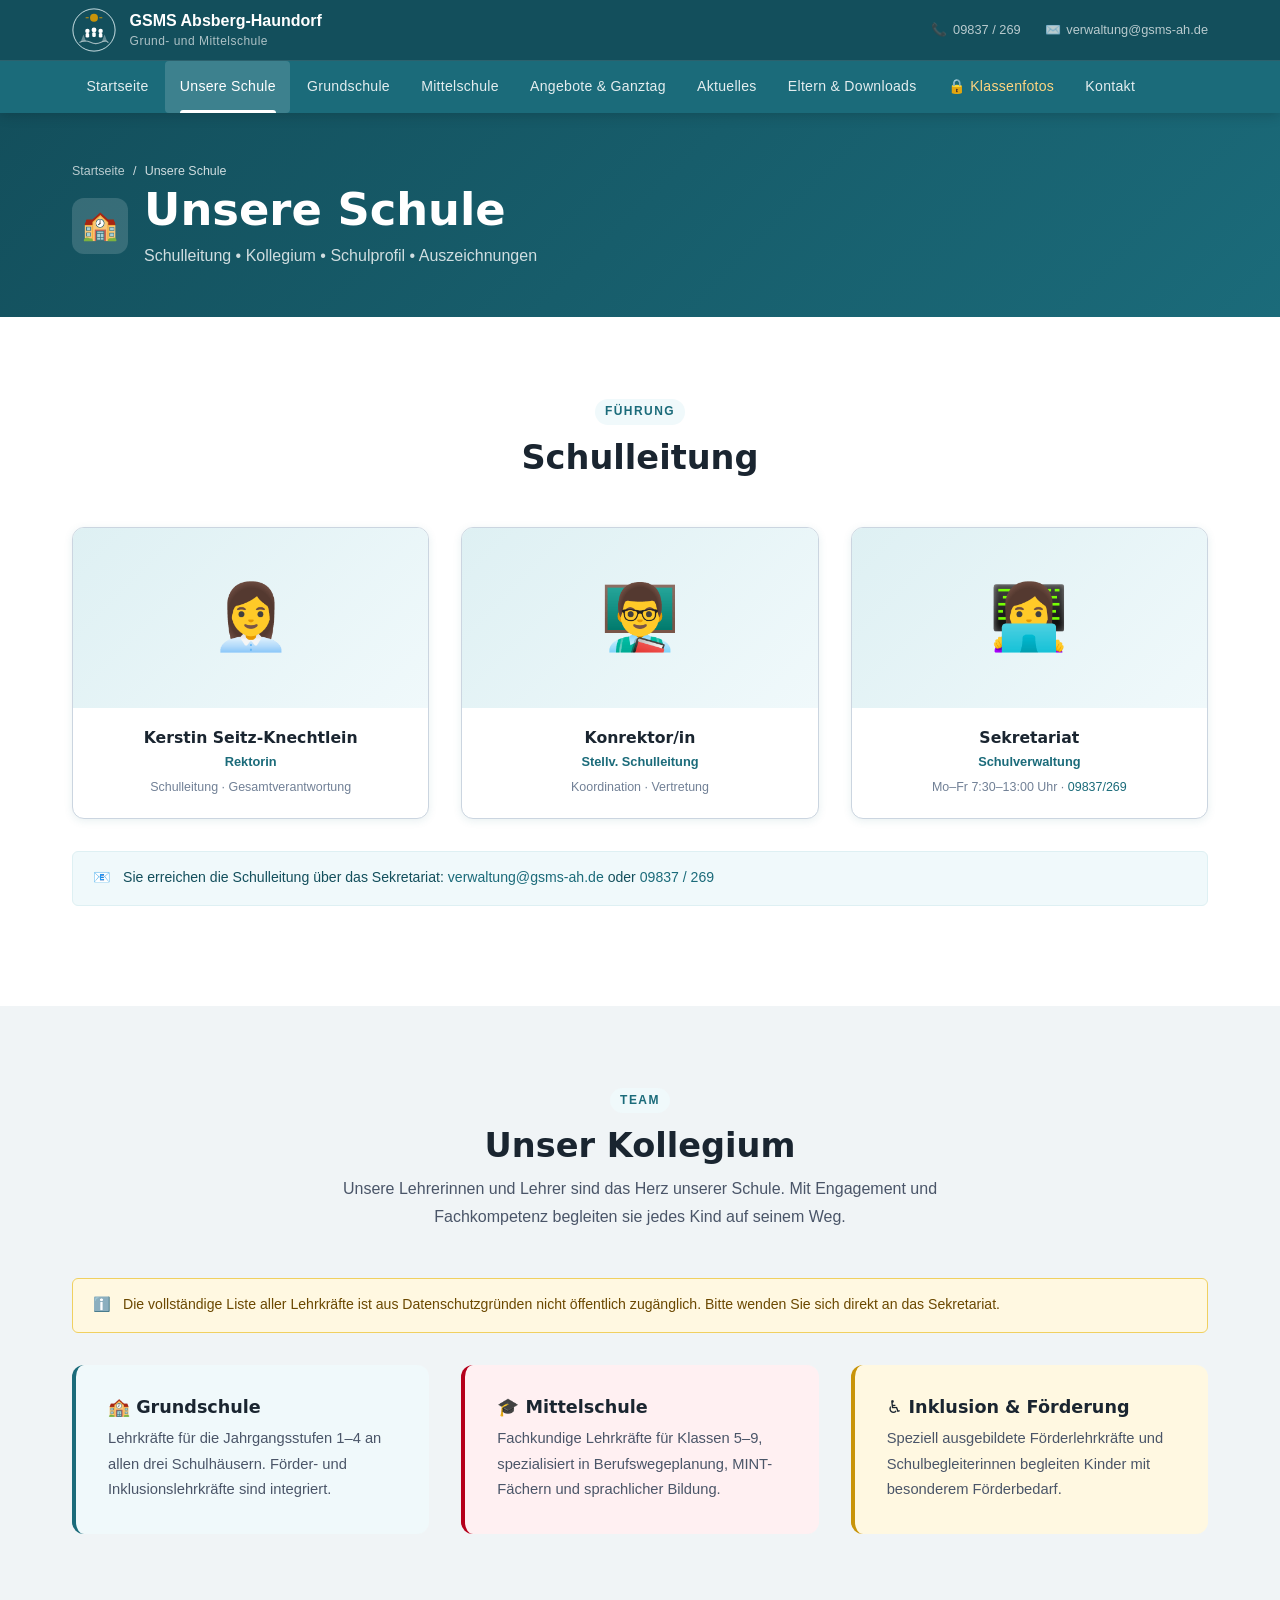
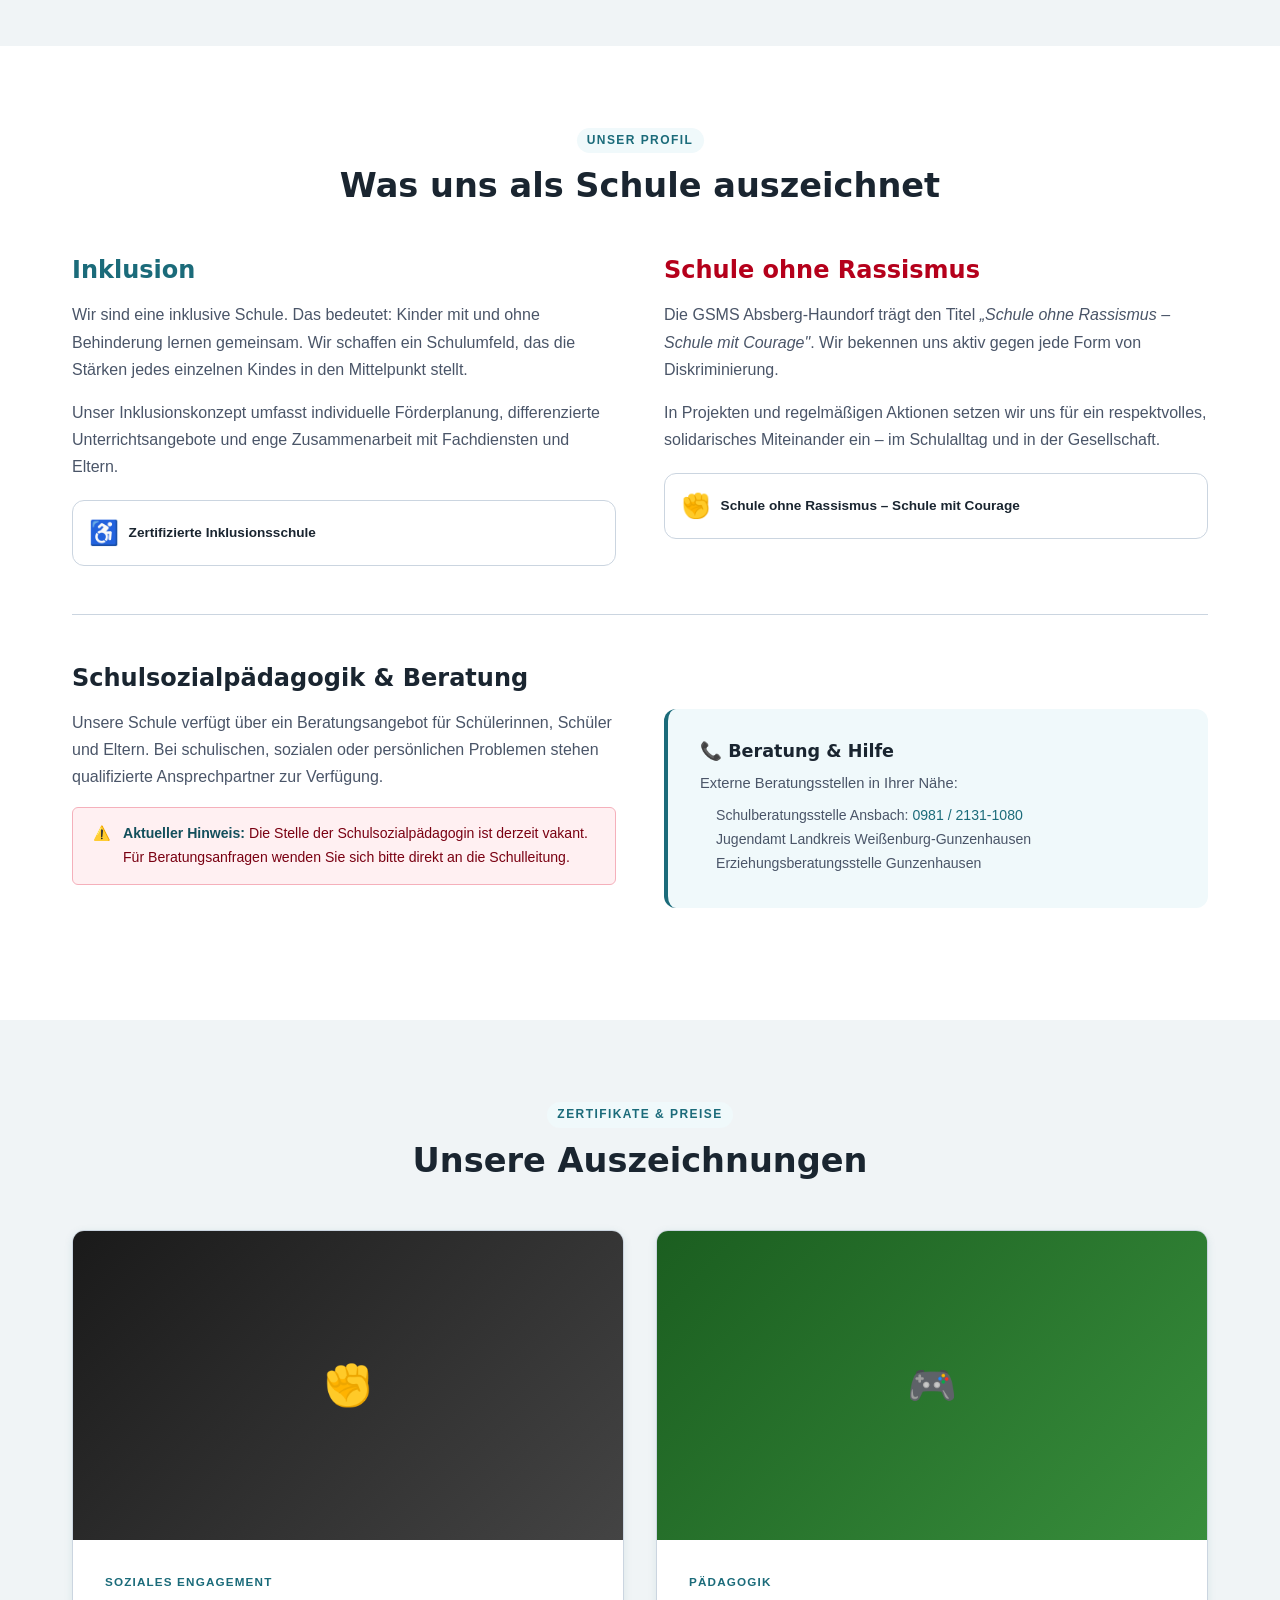
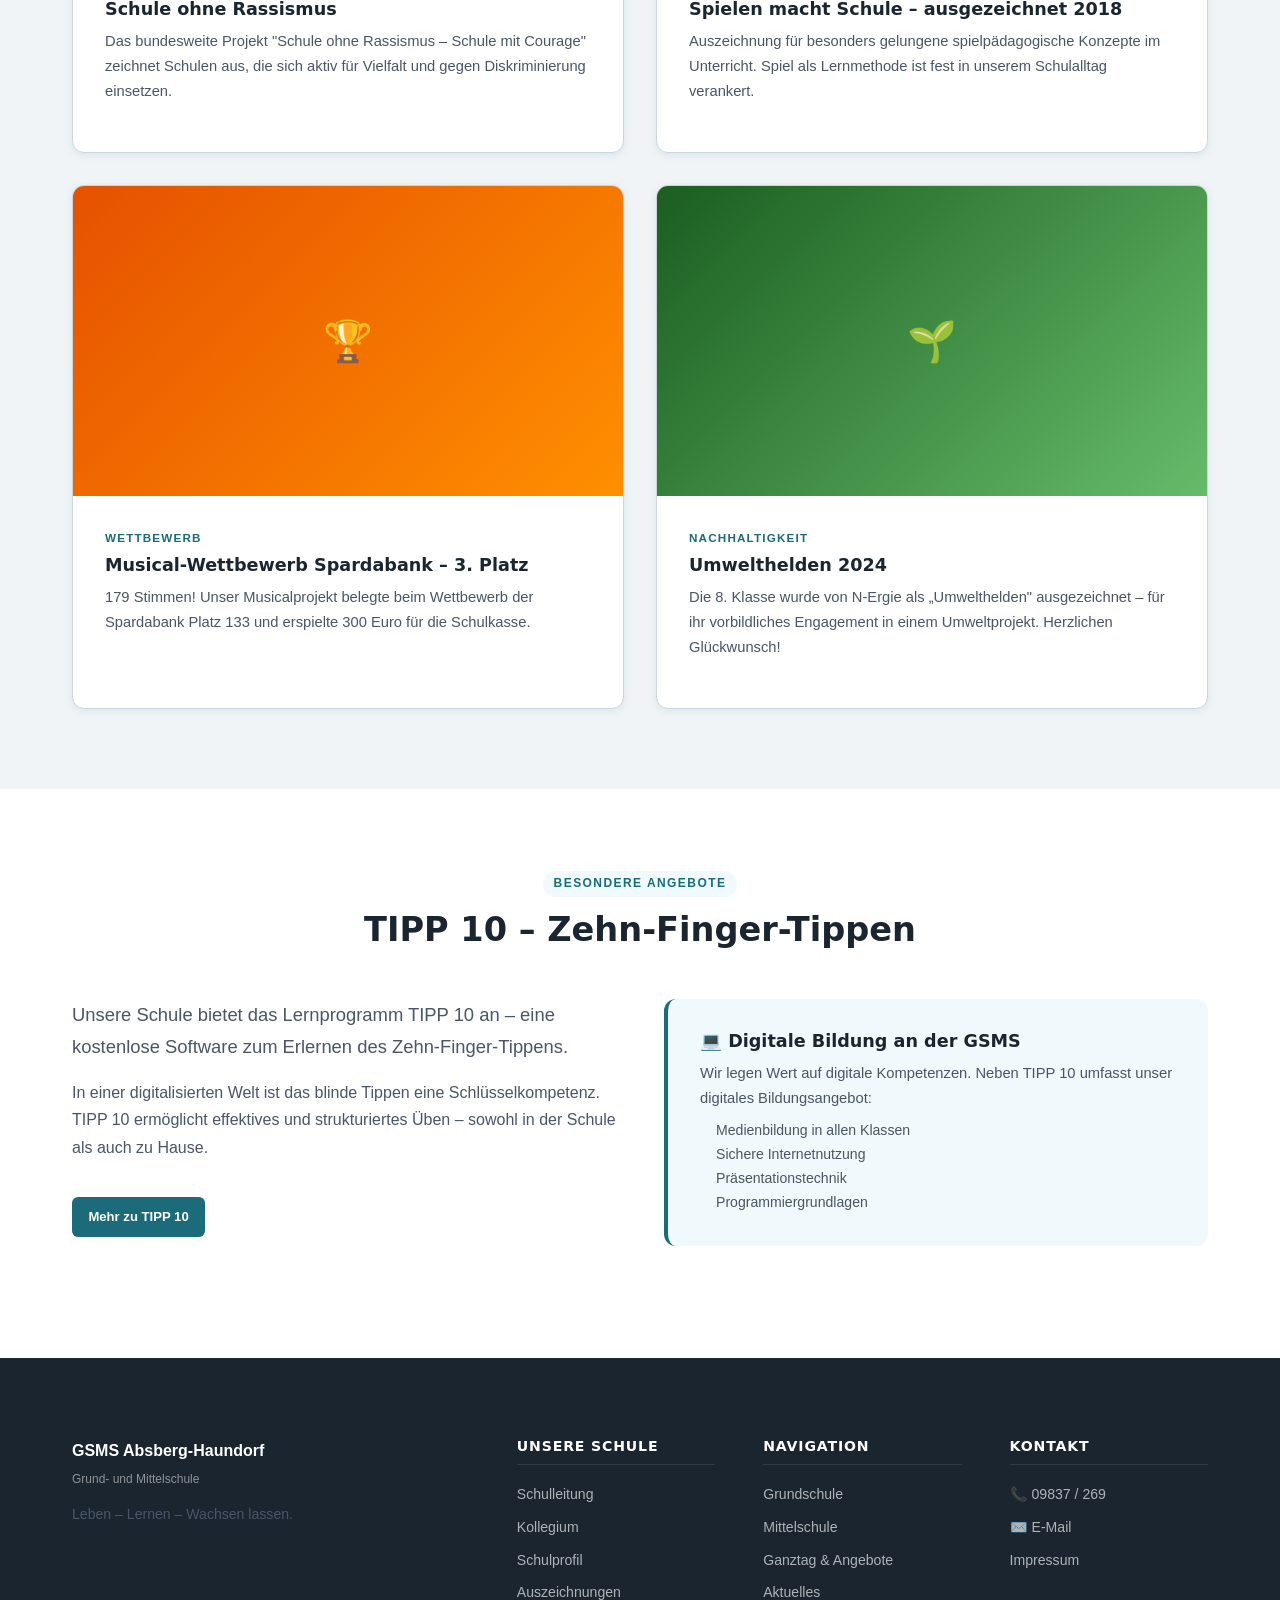
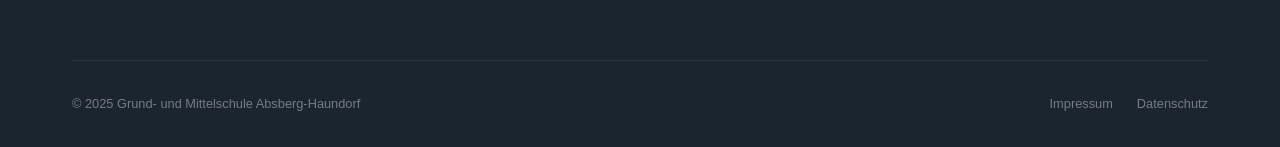
<file: unsere-schule.html>
<!DOCTYPE html>
<html lang="de">
<head>
  <meta charset="UTF-8">
  <meta name="viewport" content="width=device-width, initial-scale=1.0">
  <title>Unsere Schule — GSMS Absberg-Haundorf</title>
  <meta name="description" content="Schulleitung, Kollegium, Schulprofil und Auszeichnungen der Grund- und Mittelschule Absberg-Haundorf.">
  <link rel="stylesheet" href="css/style.css">
</head>
<body>

<header id="header">
  <div class="header-top">
    <div class="container">
      <a href="index.html" class="logo-link">
        <svg class="logo-svg" width="44" height="44" viewBox="0 0 100 100" aria-hidden="true">
          <circle cx="50" cy="50" r="48" fill="#134F5C" stroke="#DEF0F3" stroke-width="2"/>
          <circle cx="50" cy="22" r="9" fill="#C8940A"/>
          <line x1="37" y1="22" x2="32" y2="22" stroke="#C8940A" stroke-width="2.5" stroke-linecap="round"/>
          <line x1="63" y1="22" x2="68" y2="22" stroke="#C8940A" stroke-width="2.5" stroke-linecap="round"/>
          <circle cx="35" cy="52" r="5" fill="white"/><rect x="31" y="57" width="8" height="10" rx="3" fill="white"/>
          <circle cx="50" cy="50" r="5.5" fill="white"/><rect x="46" y="55" width="8" height="11" rx="3" fill="white"/>
          <circle cx="65" cy="52" r="5" fill="white"/><rect x="61" y="57" width="8" height="10" rx="3" fill="white"/>
          <path d="M18 78 Q30 72 42 78 Q54 84 66 78 Q78 72 82 78" fill="none" stroke="rgba(255,255,255,.6)" stroke-width="2.5" stroke-linecap="round"/>
          <polygon points="20,76 26,60 32,76" fill="rgba(255,255,255,.35)"/>
          <polygon points="68,76 74,60 80,76" fill="rgba(255,255,255,.35)"/>
        </svg>
        <div class="logo-text"><strong>GSMS Absberg-Haundorf</strong><span>Grund- und Mittelschule</span></div>
      </a>
      <div class="header-top-info">
        <span>📞 <a href="tel:09837269">09837 / 269</a></span>
        <span>✉️ <a href="mailto:verwaltung@gsms-ah.de">verwaltung@gsms-ah.de</a></span>
      </div>
    </div>
  </div>
  <nav class="main-nav">
    <div class="nav-inner">
      <ul class="nav-links" id="navLinks">
        <li><a href="index.html">Startseite</a></li>
        <li><a href="unsere-schule.html" class="active">Unsere Schule</a></li>
        <li><a href="grundschule.html">Grundschule</a></li>
        <li><a href="mittelschule.html">Mittelschule</a></li>
        <li><a href="angebote.html">Angebote &amp; Ganztag</a></li>
        <li><a href="news.html">Aktuelles</a></li>
        <li><a href="eltern.html">Eltern &amp; Downloads</a></li>
        <li><a href="klassenfotos.html" class="nav-protect">🔒 Klassenfotos</a></li>
        <li><a href="kontakt.html">Kontakt</a></li>
      </ul>
      <button class="nav-mobile-toggle" id="navToggle" aria-label="Menü öffnen" aria-expanded="false">
        <span class="hamburger-icon"><span></span><span></span><span></span></span>
      </button>
    </div>
  </nav>
</header>

<section class="page-hero">
  <div class="container">
    <div>
      <p class="breadcrumb"><a href="index.html">Startseite</a> <span>/</span> Unsere Schule</p>
      <div style="display:flex;align-items:center;gap:1rem;flex-wrap:wrap;">
        <div class="page-hero-icon">🏫</div>
        <div><h1>Unsere Schule</h1><p>Schulleitung &bull; Kollegium &bull; Schulprofil &bull; Auszeichnungen</p></div>
      </div>
    </div>
  </div>
</section>

<main>
<!-- SCHULLEITUNG -->
<section class="section" id="schulleitung">
  <div class="container">
    <div class="section-header">
      <div class="section-label">Führung</div>
      <h2>Schulleitung</h2>
    </div>
    <div class="team-grid">
      <div class="team-card">
        <div class="team-avatar">👩‍💼</div>
        <div class="team-info">
          <h4>Kerstin Seitz-Knechtlein</h4>
          <p class="role">Rektorin</p>
          <p class="subjects">Schulleitung · Gesamtverantwortung</p>
        </div>
      </div>
      <div class="team-card">
        <div class="team-avatar">👨‍🏫</div>
        <div class="team-info">
          <h4>Konrektor/in</h4>
          <p class="role">Stellv. Schulleitung</p>
          <p class="subjects">Koordination · Vertretung</p>
        </div>
      </div>
      <div class="team-card">
        <div class="team-avatar">👩‍💻</div>
        <div class="team-info">
          <h4>Sekretariat</h4>
          <p class="role">Schulverwaltung</p>
          <p class="subjects">Mo–Fr 7:30–13:00 Uhr · <a href="tel:09837269">09837/269</a></p>
        </div>
      </div>
    </div>
    <div class="notice mt-lg">
      <span>📧</span>
      <p>Sie erreichen die Schulleitung über das Sekretariat: <a href="mailto:verwaltung@gsms-ah.de">verwaltung@gsms-ah.de</a> oder <a href="tel:09837269">09837 / 269</a></p>
    </div>
  </div>
</section>

<!-- KOLLEGIUM -->
<section class="section section--light" id="kollegium">
  <div class="container">
    <div class="section-header">
      <div class="section-label">Team</div>
      <h2>Unser Kollegium</h2>
      <p>Unsere Lehrerinnen und Lehrer sind das Herz unserer Schule. Mit Engagement und Fachkompetenz begleiten sie jedes Kind auf seinem Weg.</p>
    </div>
    <div class="notice notice--warning">
      <span>ℹ️</span>
      <p>Die vollständige Liste aller Lehrkräfte ist aus Datenschutzgründen nicht öffentlich zugänglich. Bitte wenden Sie sich direkt an das Sekretariat.</p>
    </div>
    <div class="grid-3 mt-lg">
      <div class="info-box info-box--primary">
        <h4>🏫 Grundschule</h4>
        <p>Lehrkräfte für die Jahrgangsstufen 1–4 an allen drei Schulhäusern. Förder- und Inklusionslehrkräfte sind integriert.</p>
      </div>
      <div class="info-box info-box--accent">
        <h4>🎓 Mittelschule</h4>
        <p>Fachkundige Lehrkräfte für Klassen 5–9, spezialisiert in Berufswegeplanung, MINT-Fächern und sprachlicher Bildung.</p>
      </div>
      <div class="info-box info-box--warning">
        <h4>♿ Inklusion &amp; Förderung</h4>
        <p>Speziell ausgebildete Förderlehrkräfte und Schulbegleiterinnen begleiten Kinder mit besonderem Förderbedarf.</p>
      </div>
    </div>
  </div>
</section>

<!-- SCHULPROFIL -->
<section class="section" id="schulprofil">
  <div class="container">
    <div class="section-header">
      <div class="section-label">Unser Profil</div>
      <h2>Was uns als Schule auszeichnet</h2>
    </div>
    <div class="two-col">
      <div>
        <h3 style="color:var(--color-primary);margin-bottom:1rem;">Inklusion</h3>
        <p>Wir sind eine inklusive Schule. Das bedeutet: Kinder mit und ohne Behinderung lernen gemeinsam. Wir schaffen ein Schulumfeld, das die Stärken jedes einzelnen Kindes in den Mittelpunkt stellt.</p>
        <p>Unser Inklusionskonzept umfasst individuelle Förderplanung, differenzierte Unterrichtsangebote und enge Zusammenarbeit mit Fachdiensten und Eltern.</p>
        <div class="badge-item mt-md"><span class="badge-icon">♿</span> Zertifizierte Inklusionsschule</div>
      </div>
      <div>
        <h3 style="color:var(--color-accent);margin-bottom:1rem;">Schule ohne Rassismus</h3>
        <p>Die GSMS Absberg-Haundorf trägt den Titel <em>„Schule ohne Rassismus – Schule mit Courage"</em>. Wir bekennen uns aktiv gegen jede Form von Diskriminierung.</p>
        <p>In Projekten und regelmäßigen Aktionen setzen wir uns für ein respektvolles, solidarisches Miteinander ein – im Schulalltag und in der Gesellschaft.</p>
        <div class="badge-item mt-md"><span class="badge-icon">✊</span> Schule ohne Rassismus – Schule mit Courage</div>
      </div>
    </div>
    <hr class="divider">
    <h3 style="margin-bottom:1rem;">Schulsozialpädagogik &amp; Beratung</h3>
    <div class="two-col">
      <div>
        <p>Unsere Schule verfügt über ein Beratungsangebot für Schülerinnen, Schüler und Eltern. Bei schulischen, sozialen oder persönlichen Problemen stehen qualifizierte Ansprechpartner zur Verfügung.</p>
        <div class="notice notice--critical">
          <span>⚠️</span>
          <p><strong>Aktueller Hinweis:</strong> Die Stelle der Schulsozialpädagogin ist derzeit vakant. Für Beratungsanfragen wenden Sie sich bitte direkt an die Schulleitung.</p>
        </div>
      </div>
      <div>
        <div class="info-box info-box--primary">
          <h4>📞 Beratung &amp; Hilfe</h4>
          <p>Externe Beratungsstellen in Ihrer Nähe:</p>
          <ul style="margin-top:.5rem;font-size:.88rem;padding-left:1rem;line-height:1.7;color:var(--color-mid);">
            <li>Schulberatungsstelle Ansbach: <a href="tel:098121311080">0981 / 2131-1080</a></li>
            <li>Jugendamt Landkreis Weißenburg-Gunzenhausen</li>
            <li>Erziehungsberatungsstelle Gunzenhausen</li>
          </ul>
        </div>
      </div>
    </div>
  </div>
</section>

<!-- AUSZEICHNUNGEN -->
<section class="section section--light" id="auszeichnungen">
  <div class="container">
    <div class="section-header">
      <div class="section-label">Zertifikate &amp; Preise</div>
      <h2>Unsere Auszeichnungen</h2>
    </div>
    <div class="grid-2">
      <div class="card">
        <div class="card-img-placeholder" style="background:linear-gradient(135deg,#1a1a1a,#444);">✊</div>
        <div class="card-body">
          <div class="card-tag">Soziales Engagement</div>
          <h3>Schule ohne Rassismus</h3>
          <p>Das bundesweite Projekt "Schule ohne Rassismus – Schule mit Courage" zeichnet Schulen aus, die sich aktiv für Vielfalt und gegen Diskriminierung einsetzen.</p>
        </div>
      </div>
      <div class="card">
        <div class="card-img-placeholder" style="background:linear-gradient(135deg,#1B5E20,#388E3C);">🎮</div>
        <div class="card-body">
          <div class="card-tag">Pädagogik</div>
          <h3>Spielen macht Schule – ausgezeichnet 2018</h3>
          <p>Auszeichnung für besonders gelungene spielpädagogische Konzepte im Unterricht. Spiel als Lernmethode ist fest in unserem Schulalltag verankert.</p>
        </div>
      </div>
      <div class="card">
        <div class="card-img-placeholder" style="background:linear-gradient(135deg,#E65100,#FF8F00);">🏆</div>
        <div class="card-body">
          <div class="card-tag">Wettbewerb</div>
          <h3>Musical-Wettbewerb Spardabank – 3. Platz</h3>
          <p>179 Stimmen! Unser Musicalprojekt belegte beim Wettbewerb der Spardabank Platz 133 und erspielte 300 Euro für die Schulkasse.</p>
        </div>
      </div>
      <div class="card">
        <div class="card-img-placeholder" style="background:linear-gradient(135deg,#1B5E20,#66BB6A);">🌱</div>
        <div class="card-body">
          <div class="card-tag">Nachhaltigkeit</div>
          <h3>Umwelthelden 2024</h3>
          <p>Die 8. Klasse wurde von N-Ergie als „Umwelthelden" ausgezeichnet – für ihr vorbildliches Engagement in einem Umweltprojekt. Herzlichen Glückwunsch!</p>
        </div>
      </div>
    </div>
  </div>
</section>

<!-- TIPP 10 / BESONDERES -->
<section class="section">
  <div class="container">
    <div class="section-header">
      <div class="section-label">Besondere Angebote</div>
      <h2>TIPP 10 – Zehn-Finger-Tippen</h2>
    </div>
    <div class="two-col">
      <div>
        <p class="lead">Unsere Schule bietet das Lernprogramm TIPP 10 an – eine kostenlose Software zum Erlernen des Zehn-Finger-Tippens.</p>
        <p>In einer digitalisierten Welt ist das blinde Tippen eine Schlüsselkompetenz. TIPP 10 ermöglicht effektives und strukturiertes Üben – sowohl in der Schule als auch zu Hause.</p>
        <a href="https://www.tipp10.com" class="btn btn-teal btn-sm mt-md" target="_blank" rel="noopener">Mehr zu TIPP 10</a>
      </div>
      <div class="info-box info-box--primary">
        <h4>💻 Digitale Bildung an der GSMS</h4>
        <p>Wir legen Wert auf digitale Kompetenzen. Neben TIPP 10 umfasst unser digitales Bildungsangebot:</p>
        <ul style="margin-top:.5rem;font-size:.88rem;padding-left:1rem;line-height:1.7;color:var(--color-mid);">
          <li>Medienbildung in allen Klassen</li>
          <li>Sichere Internetnutzung</li>
          <li>Präsentationstechnik</li>
          <li>Programmiergrundlagen</li>
        </ul>
      </div>
    </div>
  </div>
</section>
</main>

<footer>
  <div class="container">
    <div class="footer-grid">
      <div class="footer-brand">
        <div class="footer-logo-text"><strong>GSMS Absberg-Haundorf</strong><br><span>Grund- und Mittelschule</span></div>
        <p>Leben – Lernen – Wachsen lassen.</p>
      </div>
      <div class="footer-col"><h4>Unsere Schule</h4><ul>
        <li><a href="#schulleitung">Schulleitung</a></li>
        <li><a href="#kollegium">Kollegium</a></li>
        <li><a href="#schulprofil">Schulprofil</a></li>
        <li><a href="#auszeichnungen">Auszeichnungen</a></li>
      </ul></div>
      <div class="footer-col"><h4>Navigation</h4><ul>
        <li><a href="grundschule.html">Grundschule</a></li>
        <li><a href="mittelschule.html">Mittelschule</a></li>
        <li><a href="angebote.html">Ganztag &amp; Angebote</a></li>
        <li><a href="news.html">Aktuelles</a></li>
      </ul></div>
      <div class="footer-col"><h4>Kontakt</h4><ul>
        <li><a href="tel:09837269">📞 09837 / 269</a></li>
        <li><a href="mailto:verwaltung@gsms-ah.de">✉️ E-Mail</a></li>
        <li><a href="kontakt.html#impressum">Impressum</a></li>
      </ul></div>
    </div>
    <div class="footer-bottom">
      <p>&copy; 2025 Grund- und Mittelschule Absberg-Haundorf</p>
      <div class="footer-legal"><a href="kontakt.html#impressum">Impressum</a><a href="kontakt.html#datenschutz">Datenschutz</a></div>
    </div>
  </div>
</footer>
<script src="js/main.js"></script>
</body>
</html>
</file>
<file: css/style.css>
/* ============================================================
   GSMS Absberg-Haundorf — Corporate Design Stylesheet
   Version: 1.0 | 2025
   ============================================================ */

/* === CUSTOM PROPERTIES === */
:root {
  /* Brand Colors */
  --color-primary:       #1B6B7A;
  --color-primary-dark:  #134F5C;
  --color-primary-light: #DEF0F3;
  --color-primary-xlight:#F0F9FB;

  --color-accent:        #B5001B;
  --color-accent-light:  #FFF0F2;

  --color-gold:          #C8940A;
  --color-gold-light:    #FFF8E1;

  /* Neutral Colors */
  --color-dark:          #1A2530;
  --color-mid:           #4A5568;
  --color-gray:          #718096;
  --color-border:        #CBD5E0;
  --color-light:         #F0F4F6;
  --color-white:         #FFFFFF;

  /* Status */
  --color-success:       #276749;
  --color-warning:       #C05621;
  --color-info:          #2B6CB0;

  /* Typography */
  --font-base: -apple-system, BlinkMacSystemFont, 'Segoe UI', Roboto, Oxygen, Ubuntu, Cantarell, sans-serif;
  --font-heading: 'Segoe UI', system-ui, -apple-system, sans-serif;

  /* Sizing */
  --radius-sm:   6px;
  --radius-md:   12px;
  --radius-lg:   20px;
  --radius-full: 9999px;

  /* Shadows */
  --shadow-sm:  0 1px 3px rgba(0,0,0,.08), 0 1px 2px rgba(0,0,0,.05);
  --shadow-md:  0 4px 16px rgba(0,0,0,.10), 0 2px 4px rgba(0,0,0,.06);
  --shadow-lg:  0 10px 40px rgba(0,0,0,.12), 0 4px 8px rgba(0,0,0,.08);
  --shadow-card:0 2px 8px rgba(27,107,122,.10);

  /* Spacing */
  --space-xs: .375rem;
  --space-sm: .75rem;
  --space-md: 1.25rem;
  --space-lg: 2rem;
  --space-xl: 3rem;
  --space-2xl:5rem;

  /* Transitions */
  --transition: 200ms ease;
  --transition-slow: 400ms ease;

  /* Layout */
  --max-width: 1200px;
  --nav-height: 70px;
}

/* === RESET === */
*, *::before, *::after { box-sizing: border-box; margin: 0; padding: 0; }
html { font-size: 16px; scroll-behavior: smooth; }
body {
  font-family: var(--font-base);
  color: var(--color-dark);
  background: var(--color-white);
  line-height: 1.65;
  -webkit-font-smoothing: antialiased;
}
img { max-width: 100%; height: auto; display: block; }
a { color: var(--color-primary); text-decoration: none; }
a:hover { color: var(--color-primary-dark); }
ul { list-style: none; }
button { cursor: pointer; font-family: inherit; border: none; background: none; }

/* === TYPOGRAPHY === */
h1,h2,h3,h4,h5,h6 {
  font-family: var(--font-heading);
  font-weight: 700;
  line-height: 1.25;
  color: var(--color-dark);
}
h1 { font-size: clamp(1.8rem, 4vw, 2.8rem); }
h2 { font-size: clamp(1.4rem, 3vw, 2.1rem); }
h3 { font-size: clamp(1.1rem, 2.5vw, 1.5rem); }
h4 { font-size: 1.1rem; }
p  { color: var(--color-mid); line-height: 1.7; margin-bottom: 1rem; }
p:last-child { margin-bottom: 0; }

.lead {
  font-size: 1.15rem;
  color: var(--color-mid);
  line-height: 1.75;
}

strong { color: var(--color-dark); }

/* === LAYOUT === */
.container {
  max-width: var(--max-width);
  margin: 0 auto;
  padding: 0 var(--space-lg);
}
@media (max-width: 640px) {
  .container { padding: 0 var(--space-md); }
}

.section {
  padding: var(--space-2xl) 0;
}
.section--light {
  background: var(--color-light);
}
.section--primary {
  background: var(--color-primary);
  color: var(--color-white);
}
.section--primary h2, .section--primary h3 { color: var(--color-white); }
.section--primary p { color: rgba(255,255,255,.85); }

.section-header {
  text-align: center;
  margin-bottom: var(--space-xl);
}
.section-header h2 { margin-bottom: .5rem; }
.section-header p { max-width: 600px; margin: 0 auto; }

.section-label {
  display: inline-block;
  font-size: .75rem;
  font-weight: 700;
  letter-spacing: .12em;
  text-transform: uppercase;
  color: var(--color-primary);
  background: var(--color-primary-xlight);
  padding: .25em .85em;
  border-radius: var(--radius-full);
  margin-bottom: .75rem;
}
.section--primary .section-label {
  color: var(--color-primary);
  background: white;
}

/* === HEADER / NAVIGATION === */
#header {
  position: sticky;
  top: 0;
  z-index: 1000;
  background: var(--color-primary-dark);
  box-shadow: 0 2px 12px rgba(0,0,0,.18);
}

.header-top {
  background: var(--color-primary-dark);
  border-bottom: 1px solid rgba(255,255,255,.1);
  padding: .5rem 0;
}
.header-top .container {
  display: flex;
  align-items: center;
  justify-content: space-between;
  gap: 1rem;
}
.header-top-info {
  display: flex;
  gap: 1.5rem;
  font-size: .8rem;
  color: rgba(255,255,255,.7);
}
.header-top-info a {
  color: rgba(255,255,255,.7);
  transition: color var(--transition);
}
.header-top-info a:hover { color: white; }
.header-top-info span { display: flex; align-items: center; gap: .35rem; }

.logo-link {
  display: flex;
  align-items: center;
  gap: .85rem;
  text-decoration: none;
}
.logo-svg { flex-shrink: 0; }
.logo-text { line-height: 1.2; }
.logo-text strong {
  display: block;
  font-size: 1rem;
  font-weight: 700;
  color: var(--color-white);
}
.logo-text span {
  font-size: .75rem;
  color: rgba(255,255,255,.65);
  letter-spacing: .04em;
}

nav.main-nav {
  background: var(--color-primary);
}
.nav-inner {
  max-width: var(--max-width);
  margin: 0 auto;
  padding: 0 var(--space-lg);
  display: flex;
  align-items: center;
  justify-content: space-between;
  height: 52px;
}
.nav-links {
  display: flex;
  align-items: center;
  gap: .15rem;
  height: 100%;
}
.nav-links a {
  position: relative;
  padding: 0 .9rem;
  height: 52px;
  display: flex;
  align-items: center;
  color: rgba(255,255,255,.88);
  font-size: .88rem;
  font-weight: 500;
  letter-spacing: .02em;
  border-radius: 4px;
  transition: background var(--transition), color var(--transition);
  white-space: nowrap;
}
.nav-links a:hover, .nav-links a.active {
  background: rgba(255,255,255,.15);
  color: white;
}
.nav-links a.active::after {
  content: '';
  position: absolute;
  bottom: 0;
  left: .9rem;
  right: .9rem;
  height: 3px;
  background: white;
  border-radius: 3px 3px 0 0;
}
.nav-links a.nav-protect {
  color: #FFD580;
}
.nav-links a.nav-protect:hover {
  background: rgba(255,213,128,.15);
  color: #FFD580;
}

.nav-mobile-toggle {
  display: none;
  padding: .5rem;
  color: white;
  border-radius: var(--radius-sm);
}
.nav-mobile-toggle:hover { background: rgba(255,255,255,.15); }

.hamburger-icon {
  display: flex;
  flex-direction: column;
  gap: 5px;
  width: 22px;
}
.hamburger-icon span {
  display: block;
  height: 2px;
  background: white;
  border-radius: 2px;
  transition: transform var(--transition), opacity var(--transition);
}

@media (max-width: 900px) {
  .nav-mobile-toggle { display: flex; }
  .header-top-info { display: none; }
  .nav-links {
    display: none;
    position: absolute;
    top: 100%;
    left: 0; right: 0;
    background: var(--color-primary-dark);
    flex-direction: column;
    align-items: stretch;
    padding: .5rem;
    gap: .2rem;
    box-shadow: 0 8px 24px rgba(0,0,0,.2);
    height: auto;
  }
  .nav-links.open { display: flex; }
  .nav-links a {
    height: auto;
    padding: .7rem 1rem;
  }
  .nav-links a.active::after { display: none; }
  nav.main-nav { position: relative; }
}

/* === HERO === */
.hero {
  background: linear-gradient(135deg, var(--color-primary-dark) 0%, var(--color-primary) 60%, #2196A8 100%);
  color: white;
  padding: var(--space-2xl) 0;
  position: relative;
  overflow: hidden;
}
.hero::before {
  content: '';
  position: absolute;
  inset: 0;
  background:
    radial-gradient(ellipse at 80% 20%, rgba(255,255,255,.06) 0%, transparent 60%),
    radial-gradient(ellipse at 20% 80%, rgba(0,0,0,.1) 0%, transparent 60%);
}
.hero-inner {
  position: relative;
  max-width: var(--max-width);
  margin: 0 auto;
  padding: 0 var(--space-lg);
  display: grid;
  grid-template-columns: 1fr auto;
  align-items: center;
  gap: var(--space-xl);
}
.hero-content { max-width: 640px; }
.hero-eyebrow {
  font-size: .8rem;
  font-weight: 700;
  letter-spacing: .14em;
  text-transform: uppercase;
  color: rgba(255,255,255,.7);
  margin-bottom: .75rem;
}
.hero h1 {
  color: white;
  font-size: clamp(1.9rem, 4.5vw, 3.2rem);
  font-weight: 800;
  margin-bottom: 1rem;
  line-height: 1.15;
}
.hero .lead { color: rgba(255,255,255,.8); font-size: 1.1rem; margin-bottom: var(--space-lg); }
.hero-actions { display: flex; gap: 1rem; flex-wrap: wrap; }
.hero-visual { opacity: .15; }

@media (max-width: 768px) {
  .hero-inner { grid-template-columns: 1fr; }
  .hero-visual { display: none; }
}

/* === BUTTONS === */
.btn {
  display: inline-flex;
  align-items: center;
  gap: .5rem;
  padding: .7rem 1.4rem;
  border-radius: var(--radius-sm);
  font-weight: 600;
  font-size: .92rem;
  transition: all var(--transition);
  cursor: pointer;
  border: 2px solid transparent;
  white-space: nowrap;
}
.btn-primary {
  background: var(--color-white);
  color: var(--color-primary-dark);
  border-color: transparent;
}
.btn-primary:hover {
  background: var(--color-primary-xlight);
  color: var(--color-primary-dark);
  transform: translateY(-1px);
  box-shadow: var(--shadow-md);
}
.btn-outline {
  background: transparent;
  color: white;
  border-color: rgba(255,255,255,.5);
}
.btn-outline:hover {
  background: rgba(255,255,255,.12);
  border-color: white;
  color: white;
}
.btn-teal {
  background: var(--color-primary);
  color: white;
}
.btn-teal:hover {
  background: var(--color-primary-dark);
  color: white;
  transform: translateY(-1px);
  box-shadow: var(--shadow-md);
}
.btn-sm { padding: .45rem .9rem; font-size: .82rem; }
.btn-lg { padding: .9rem 2rem; font-size: 1rem; }

/* === CARDS === */
.card {
  background: var(--color-white);
  border-radius: var(--radius-md);
  box-shadow: var(--shadow-card);
  overflow: hidden;
  transition: transform var(--transition), box-shadow var(--transition);
  border: 1px solid var(--color-border);
}
.card:hover {
  transform: translateY(-3px);
  box-shadow: var(--shadow-lg);
}
.card-body { padding: var(--space-lg); }
.card-img { width: 100%; aspect-ratio: 16/9; object-fit: cover; background: var(--color-light); }
.card-img-placeholder {
  width: 100%;
  aspect-ratio: 16/9;
  background: linear-gradient(135deg, var(--color-primary-light), var(--color-primary-xlight));
  display: flex;
  align-items: center;
  justify-content: center;
  font-size: 2.5rem;
}
.card-tag {
  font-size: .73rem;
  font-weight: 700;
  letter-spacing: .1em;
  text-transform: uppercase;
  color: var(--color-primary);
  margin-bottom: .5rem;
}
.card h3 { margin-bottom: .5rem; font-size: 1.1rem; }
.card p { font-size: .92rem; margin-bottom: 1rem; }
.card-link {
  font-size: .88rem;
  font-weight: 600;
  color: var(--color-primary);
  display: inline-flex;
  align-items: center;
  gap: .3rem;
}
.card-link::after { content: '→'; }
.card-link:hover { color: var(--color-primary-dark); }

/* === GRID LAYOUTS === */
.grid-2 { display: grid; grid-template-columns: repeat(2,1fr); gap: var(--space-lg); }
.grid-3 { display: grid; grid-template-columns: repeat(3,1fr); gap: var(--space-lg); }
.grid-4 { display: grid; grid-template-columns: repeat(4,1fr); gap: var(--space-lg); }

@media (max-width: 960px) {
  .grid-4 { grid-template-columns: repeat(2,1fr); }
  .grid-3 { grid-template-columns: repeat(2,1fr); }
}
@media (max-width: 640px) {
  .grid-4, .grid-3, .grid-2 { grid-template-columns: 1fr; }
}

/* === QUICK ACCESS TILES === */
.quick-tiles {
  display: grid;
  grid-template-columns: repeat(4, 1fr);
  gap: var(--space-md);
  margin-top: -2rem;
  position: relative;
  z-index: 10;
}
@media (max-width: 900px) { .quick-tiles { grid-template-columns: repeat(2,1fr); } }
@media (max-width: 480px) { .quick-tiles { grid-template-columns: 1fr; margin-top: 0; } }

.quick-tile {
  background: white;
  border-radius: var(--radius-md);
  padding: 1.5rem;
  box-shadow: var(--shadow-md);
  display: flex;
  flex-direction: column;
  align-items: flex-start;
  gap: .75rem;
  text-decoration: none;
  color: inherit;
  border: 1px solid var(--color-border);
  transition: all var(--transition);
  border-top: 4px solid transparent;
}
.quick-tile:hover {
  transform: translateY(-4px);
  box-shadow: var(--shadow-lg);
  color: inherit;
}
.quick-tile:nth-child(1) { border-top-color: var(--color-primary); }
.quick-tile:nth-child(2) { border-top-color: var(--color-accent); }
.quick-tile:nth-child(3) { border-top-color: var(--color-gold); }
.quick-tile:nth-child(4) { border-top-color: #4A9F6E; }

.quick-tile-icon {
  width: 44px;
  height: 44px;
  border-radius: var(--radius-sm);
  display: flex;
  align-items: center;
  justify-content: center;
  font-size: 1.4rem;
}
.quick-tile:nth-child(1) .quick-tile-icon { background: var(--color-primary-xlight); }
.quick-tile:nth-child(2) .quick-tile-icon { background: var(--color-accent-light); }
.quick-tile:nth-child(3) .quick-tile-icon { background: var(--color-gold-light); }
.quick-tile:nth-child(4) .quick-tile-icon { background: #E8F5EE; }

.quick-tile strong {
  font-size: .98rem;
  font-weight: 700;
  display: block;
  color: var(--color-dark);
}
.quick-tile span {
  font-size: .8rem;
  color: var(--color-gray);
  line-height: 1.4;
}

/* === INFO BAR === */
.info-bar {
  background: var(--color-primary-dark);
  color: white;
  padding: .85rem 0;
}
.info-bar .container {
  display: flex;
  align-items: center;
  justify-content: center;
  gap: 2.5rem;
  flex-wrap: wrap;
}
.info-item {
  display: flex;
  align-items: center;
  gap: .5rem;
  font-size: .85rem;
  color: rgba(255,255,255,.85);
}
.info-item strong { color: white; }
.info-item a { color: rgba(255,255,255,.85); }
.info-item a:hover { color: white; }
.info-divider { color: rgba(255,255,255,.25); }
@media (max-width: 640px) { .info-divider { display: none; } .info-bar .container { gap: 1rem; } }

/* === NEWS SECTION === */
.news-grid { display: grid; grid-template-columns: repeat(3,1fr); gap: var(--space-lg); }
@media (max-width: 900px) { .news-grid { grid-template-columns: repeat(2,1fr); } }
@media (max-width: 600px) { .news-grid { grid-template-columns: 1fr; } }

.news-card {
  background: white;
  border-radius: var(--radius-md);
  box-shadow: var(--shadow-card);
  overflow: hidden;
  border: 1px solid var(--color-border);
  transition: all var(--transition);
  display: flex;
  flex-direction: column;
}
.news-card:hover {
  transform: translateY(-3px);
  box-shadow: var(--shadow-lg);
}
.news-card-img {
  aspect-ratio: 16/9;
  background: var(--color-primary-light);
  display: flex;
  align-items: center;
  justify-content: center;
  font-size: 2.5rem;
}
.news-card-body { padding: 1.25rem; flex: 1; display: flex; flex-direction: column; }
.news-card-meta {
  display: flex;
  align-items: center;
  gap: .5rem;
  margin-bottom: .5rem;
}
.news-card-date { font-size: .75rem; color: var(--color-gray); }
.news-card-tag {
  font-size: .68rem;
  font-weight: 700;
  letter-spacing: .08em;
  text-transform: uppercase;
  padding: .15em .6em;
  border-radius: var(--radius-full);
  background: var(--color-primary-xlight);
  color: var(--color-primary);
}
.news-card h3 { font-size: 1rem; margin-bottom: .4rem; }
.news-card p { font-size: .88rem; flex: 1; margin-bottom: .75rem; }
.news-card a.read-more {
  font-size: .83rem;
  font-weight: 600;
  color: var(--color-primary);
}
.news-card a.read-more:hover { color: var(--color-primary-dark); }

/* === PAGE HERO (sub-pages) === */
.page-hero {
  background: linear-gradient(135deg, var(--color-primary-dark) 0%, var(--color-primary) 100%);
  padding: var(--space-xl) 0;
  color: white;
}
.page-hero .container {
  display: flex;
  align-items: center;
  gap: 1rem;
  flex-wrap: wrap;
}
.page-hero-icon {
  width: 56px; height: 56px;
  background: rgba(255,255,255,.15);
  border-radius: var(--radius-md);
  display: flex;
  align-items: center;
  justify-content: center;
  font-size: 1.8rem;
  flex-shrink: 0;
}
.page-hero h1 { color: white; margin-bottom: .25rem; }
.page-hero p { color: rgba(255,255,255,.8); margin: 0; }
.breadcrumb {
  font-size: .78rem;
  color: rgba(255,255,255,.6);
  margin-bottom: .35rem;
}
.breadcrumb a { color: rgba(255,255,255,.7); }
.breadcrumb a:hover { color: white; }
.breadcrumb span { margin: 0 .3rem; }

/* === SCHOOLS SPLIT === */
.schools-split {
  display: grid;
  grid-template-columns: 1fr 1fr;
  min-height: 400px;
}
.school-panel {
  padding: var(--space-2xl) var(--space-xl);
  display: flex;
  flex-direction: column;
  justify-content: center;
  color: white;
}
.school-panel--gs { background: linear-gradient(135deg, var(--color-primary-dark), var(--color-primary)); }
.school-panel--ms { background: linear-gradient(135deg, #8B001A, #B5001B); }
.school-panel h2 { color: white; font-size: 1.8rem; margin-bottom: .5rem; }
.school-panel p { color: rgba(255,255,255,.8); margin-bottom: 1.5rem; }
@media (max-width: 768px) {
  .schools-split { grid-template-columns: 1fr; }
  .school-panel { padding: var(--space-xl) var(--space-lg); }
}

/* === INFO BOXES === */
.info-box {
  border-radius: var(--radius-md);
  padding: var(--space-lg);
  border-left: 4px solid;
  margin-bottom: var(--space-lg);
}
.info-box--primary {
  background: var(--color-primary-xlight);
  border-color: var(--color-primary);
}
.info-box--warning {
  background: var(--color-gold-light);
  border-color: var(--color-gold);
}
.info-box--accent {
  background: var(--color-accent-light);
  border-color: var(--color-accent);
}
.info-box h4 { margin-bottom: .5rem; }
.info-box p { margin: 0; font-size: .92rem; }

/* === ADDRESS BOX === */
.address-box {
  background: var(--color-primary-xlight);
  border: 1px solid var(--color-primary-light);
  border-radius: var(--radius-md);
  padding: var(--space-lg);
}
.address-box h3 {
  color: var(--color-primary-dark);
  font-size: 1rem;
  margin-bottom: .75rem;
  padding-bottom: .5rem;
  border-bottom: 1px solid var(--color-primary-light);
}
.address-box .address-line {
  display: flex;
  gap: .6rem;
  font-size: .9rem;
  color: var(--color-mid);
  margin-bottom: .35rem;
  align-items: flex-start;
}
.address-box .address-line strong { color: var(--color-dark); min-width: 60px; font-size: .8rem; }
.address-box .address-line a { color: var(--color-primary); }

/* === DOWNLOAD LIST === */
.download-list { list-style: none; }
.download-item {
  display: flex;
  align-items: center;
  gap: 1rem;
  padding: .9rem var(--space-md);
  background: white;
  border: 1px solid var(--color-border);
  border-radius: var(--radius-sm);
  margin-bottom: .5rem;
  transition: all var(--transition);
}
.download-item:hover {
  background: var(--color-primary-xlight);
  border-color: var(--color-primary-light);
}
.download-icon {
  width: 36px; height: 36px;
  background: var(--color-primary-xlight);
  border-radius: var(--radius-sm);
  display: flex;
  align-items: center;
  justify-content: center;
  font-size: 1.1rem;
  flex-shrink: 0;
}
.download-info { flex: 1; }
.download-info strong { font-size: .92rem; display: block; }
.download-info span { font-size: .78rem; color: var(--color-gray); }
.download-btn {
  font-size: .78rem;
  font-weight: 600;
  padding: .3rem .7rem;
  background: var(--color-primary);
  color: white;
  border-radius: var(--radius-sm);
  transition: background var(--transition);
}
.download-btn:hover { background: var(--color-primary-dark); color: white; }

/* === TEAM CARDS === */
.team-grid { display: grid; grid-template-columns: repeat(3,1fr); gap: var(--space-lg); }
@media (max-width: 900px) { .team-grid { grid-template-columns: repeat(2,1fr); } }
@media (max-width: 560px) { .team-grid { grid-template-columns: 1fr; } }

.team-card {
  background: white;
  border-radius: var(--radius-md);
  overflow: hidden;
  box-shadow: var(--shadow-card);
  border: 1px solid var(--color-border);
  text-align: center;
}
.team-avatar {
  width: 100%;
  aspect-ratio: 1;
  max-height: 180px;
  background: linear-gradient(135deg, var(--color-primary-light), var(--color-primary-xlight));
  display: flex;
  align-items: center;
  justify-content: center;
  font-size: 4rem;
}
.team-info { padding: 1.25rem; }
.team-info h4 { margin-bottom: .2rem; font-size: .98rem; }
.team-info .role { font-size: .8rem; color: var(--color-primary); font-weight: 600; margin-bottom: .25rem; }
.team-info .subjects { font-size: .78rem; color: var(--color-gray); margin: 0; }

/* === CLASS GRID === */
.class-grid {
  display: grid;
  grid-template-columns: repeat(auto-fill, minmax(140px, 1fr));
  gap: .75rem;
}
.class-chip {
  background: white;
  border: 2px solid var(--color-primary-light);
  border-radius: var(--radius-md);
  padding: 1rem .75rem;
  text-align: center;
  text-decoration: none;
  color: var(--color-primary-dark);
  font-weight: 600;
  font-size: .92rem;
  transition: all var(--transition);
  display: flex;
  flex-direction: column;
  align-items: center;
  gap: .35rem;
}
.class-chip:hover {
  background: var(--color-primary);
  border-color: var(--color-primary);
  color: white;
}
.class-chip .class-num { font-size: 1.4rem; font-weight: 800; line-height: 1; }
.class-chip.ms-class { border-color: #F5C0C7; color: #8B001A; }
.class-chip.ms-class:hover { background: var(--color-accent); border-color: var(--color-accent); color: white; }

/* === PASSWORD PROTECTED AREA === */
.protected-area {
  background: var(--color-light);
  border: 2px dashed var(--color-border);
  border-radius: var(--radius-lg);
  padding: var(--space-2xl);
  text-align: center;
  margin: var(--space-xl) 0;
}
.lock-icon {
  width: 72px; height: 72px;
  background: var(--color-gold-light);
  border-radius: 50%;
  display: flex;
  align-items: center;
  justify-content: center;
  font-size: 2rem;
  margin: 0 auto var(--space-md);
  border: 3px solid var(--color-gold);
}
.protected-area h2 { margin-bottom: .5rem; }
.protected-area p { max-width: 500px; margin: 0 auto var(--space-lg); }

.password-form {
  display: flex;
  gap: .75rem;
  max-width: 360px;
  margin: 0 auto;
  justify-content: center;
  flex-wrap: wrap;
}
.password-input {
  flex: 1;
  min-width: 180px;
  padding: .65rem 1rem;
  border: 2px solid var(--color-border);
  border-radius: var(--radius-sm);
  font-family: inherit;
  font-size: .92rem;
  transition: border-color var(--transition);
  background: white;
}
.password-input:focus {
  outline: none;
  border-color: var(--color-primary);
}
.password-error {
  color: var(--color-accent);
  font-size: .85rem;
  margin-top: .5rem;
  display: none;
}
.password-error.show { display: block; }

.photo-gallery {
  display: none;
  text-align: left;
}
.photo-gallery.unlocked { display: block; }
.gallery-tabs {
  display: flex;
  gap: .5rem;
  flex-wrap: wrap;
  margin-bottom: var(--space-lg);
  border-bottom: 2px solid var(--color-border);
  padding-bottom: var(--space-sm);
}
.gallery-tab {
  padding: .5rem 1rem;
  border-radius: var(--radius-sm) var(--radius-sm) 0 0;
  font-size: .88rem;
  font-weight: 600;
  color: var(--color-gray);
  background: none;
  border-bottom: 3px solid transparent;
  margin-bottom: -2px;
  transition: all var(--transition);
}
.gallery-tab.active, .gallery-tab:hover {
  color: var(--color-primary);
  border-bottom-color: var(--color-primary);
}
.gallery-grid {
  display: grid;
  grid-template-columns: repeat(auto-fill, minmax(200px, 1fr));
  gap: .75rem;
}
.gallery-photo {
  aspect-ratio: 4/3;
  background: linear-gradient(135deg, var(--color-primary-light), var(--color-primary-xlight));
  border-radius: var(--radius-sm);
  display: flex;
  align-items: center;
  justify-content: center;
  font-size: 2rem;
  color: var(--color-primary);
  border: 1px solid var(--color-border);
}
.privacy-notice {
  background: var(--color-gold-light);
  border: 1px solid #E8C96A;
  border-radius: var(--radius-sm);
  padding: .85rem var(--space-md);
  display: flex;
  align-items: flex-start;
  gap: .75rem;
  font-size: .85rem;
  color: var(--color-mid);
  margin-bottom: var(--space-lg);
}
.privacy-notice strong { color: #7D5A00; }

/* === AWARD BADGES === */
.badges-row {
  display: flex;
  gap: var(--space-md);
  flex-wrap: wrap;
  align-items: center;
}
.badge-item {
  display: flex;
  align-items: center;
  gap: .6rem;
  background: white;
  border: 1px solid var(--color-border);
  border-radius: var(--radius-md);
  padding: .75rem 1rem;
  font-size: .85rem;
  font-weight: 600;
  color: var(--color-dark);
}
.badge-item .badge-icon { font-size: 1.5rem; }

/* === STATS === */
.stats-row {
  display: grid;
  grid-template-columns: repeat(4,1fr);
  gap: 1px;
  background: var(--color-border);
  border-radius: var(--radius-md);
  overflow: hidden;
}
.stat-item {
  background: white;
  padding: var(--space-lg);
  text-align: center;
}
.stat-number {
  font-size: 2.2rem;
  font-weight: 800;
  color: var(--color-primary);
  line-height: 1;
  margin-bottom: .35rem;
}
.stat-label { font-size: .82rem; color: var(--color-gray); }
@media (max-width: 640px) { .stats-row { grid-template-columns: repeat(2,1fr); } }

/* === PROS LIST === */
.pros-list {
  display: grid;
  grid-template-columns: repeat(2,1fr);
  gap: .85rem;
}
@media (max-width: 640px) { .pros-list { grid-template-columns: 1fr; } }

.pro-item {
  display: flex;
  gap: .85rem;
  align-items: flex-start;
  padding: 1rem;
  background: var(--color-white);
  border-radius: var(--radius-sm);
  border: 1px solid var(--color-border);
}
.pro-icon {
  width: 32px; height: 32px;
  background: var(--color-primary-xlight);
  border-radius: var(--radius-sm);
  display: flex;
  align-items: center;
  justify-content: center;
  font-size: 1rem;
  flex-shrink: 0;
}
.pro-text { font-size: .88rem; color: var(--color-mid); line-height: 1.55; }

/* === CONTACT FORM === */
.contact-form {
  display: grid;
  grid-template-columns: 1fr 1fr;
  gap: 1rem;
}
@media (max-width: 640px) { .contact-form { grid-template-columns: 1fr; } }

.form-group { display: flex; flex-direction: column; gap: .4rem; }
.form-group--full { grid-column: 1 / -1; }
.form-label { font-size: .85rem; font-weight: 600; color: var(--color-dark); }
.form-input, .form-textarea, .form-select {
  padding: .7rem 1rem;
  border: 2px solid var(--color-border);
  border-radius: var(--radius-sm);
  font-family: inherit;
  font-size: .92rem;
  color: var(--color-dark);
  background: white;
  transition: border-color var(--transition);
}
.form-input:focus, .form-textarea:focus, .form-select:focus {
  outline: none;
  border-color: var(--color-primary);
}
.form-textarea { resize: vertical; min-height: 120px; }

/* === MAP PLACEHOLDER === */
.map-placeholder {
  width: 100%;
  aspect-ratio: 16/7;
  background: var(--color-light);
  border-radius: var(--radius-md);
  display: flex;
  align-items: center;
  justify-content: center;
  font-size: 1rem;
  color: var(--color-gray);
  border: 1px solid var(--color-border);
  flex-direction: column;
  gap: .5rem;
}

/* === ACCORDION === */
.accordion-item {
  border: 1px solid var(--color-border);
  border-radius: var(--radius-sm);
  margin-bottom: .5rem;
  overflow: hidden;
}
.accordion-toggle {
  width: 100%;
  padding: 1rem 1.25rem;
  display: flex;
  align-items: center;
  justify-content: space-between;
  gap: 1rem;
  background: white;
  font-weight: 600;
  font-size: .95rem;
  color: var(--color-dark);
  text-align: left;
  transition: background var(--transition);
}
.accordion-toggle:hover { background: var(--color-primary-xlight); }
.accordion-toggle.open { background: var(--color-primary-xlight); color: var(--color-primary-dark); }
.accordion-arrow { transition: transform var(--transition); font-style: normal; }
.accordion-toggle.open .accordion-arrow { transform: rotate(180deg); }
.accordion-body {
  display: none;
  padding: 1.25rem;
  background: var(--color-white);
  border-top: 1px solid var(--color-border);
  font-size: .92rem;
  color: var(--color-mid);
}
.accordion-body.open { display: block; }

/* === ALERT / NOTICE === */
.notice {
  background: var(--color-primary-xlight);
  border: 1px solid var(--color-primary-light);
  border-radius: var(--radius-sm);
  padding: .9rem var(--space-md);
  display: flex;
  gap: .75rem;
  align-items: flex-start;
  font-size: .88rem;
  margin-bottom: var(--space-md);
}
.notice p { color: var(--color-primary-dark); margin: 0; font-size: .88rem; }
.notice strong { color: var(--color-primary-dark); }
.notice--warning {
  background: var(--color-gold-light);
  border-color: #F0D060;
}
.notice--warning p { color: #6B4800; }
.notice--critical {
  background: var(--color-accent-light);
  border-color: #F5B0BB;
}
.notice--critical p { color: #7A0012; }

/* === FOOTER === */
footer {
  background: var(--color-dark);
  color: rgba(255,255,255,.75);
  padding: var(--space-2xl) 0 var(--space-lg);
}
.footer-grid {
  display: grid;
  grid-template-columns: 2fr 1fr 1fr 1fr;
  gap: var(--space-xl);
  margin-bottom: var(--space-xl);
}
@media (max-width: 900px) { .footer-grid { grid-template-columns: 1fr 1fr; } }
@media (max-width: 560px) { .footer-grid { grid-template-columns: 1fr; } }

.footer-brand p { font-size: .88rem; line-height: 1.6; margin: .75rem 0 1.25rem; }
.footer-logo-text strong { color: white; font-size: 1rem; }
.footer-logo-text span { color: rgba(255,255,255,.5); font-size: .75rem; }
.footer-social { display: flex; gap: .5rem; }
.footer-social-link {
  width: 32px; height: 32px;
  background: rgba(255,255,255,.08);
  border-radius: var(--radius-sm);
  display: flex; align-items: center; justify-content: center;
  font-size: .85rem;
  color: rgba(255,255,255,.7);
  transition: all var(--transition);
}
.footer-social-link:hover { background: var(--color-primary); color: white; }

.footer-col h4 {
  color: white;
  font-size: .88rem;
  font-weight: 700;
  letter-spacing: .06em;
  text-transform: uppercase;
  margin-bottom: 1rem;
  padding-bottom: .5rem;
  border-bottom: 1px solid rgba(255,255,255,.1);
}
.footer-col ul li { margin-bottom: .4rem; }
.footer-col ul li a {
  font-size: .88rem;
  color: rgba(255,255,255,.65);
  transition: color var(--transition);
}
.footer-col ul li a:hover { color: white; }

.footer-bottom {
  border-top: 1px solid rgba(255,255,255,.08);
  padding-top: var(--space-lg);
  display: flex;
  align-items: center;
  justify-content: space-between;
  gap: 1rem;
  flex-wrap: wrap;
}
.footer-bottom p { font-size: .8rem; color: rgba(255,255,255,.4); margin: 0; }
.footer-legal { display: flex; gap: 1.5rem; }
.footer-legal a { font-size: .8rem; color: rgba(255,255,255,.4); }
.footer-legal a:hover { color: rgba(255,255,255,.8); }

/* === UTILITIES === */
.text-center { text-align: center; }
.text-primary { color: var(--color-primary); }
.text-accent { color: var(--color-accent); }
.text-muted { color: var(--color-gray); }
.mt-sm { margin-top: var(--space-sm); }
.mt-md { margin-top: var(--space-md); }
.mt-lg { margin-top: var(--space-lg); }
.mt-xl { margin-top: var(--space-xl); }
.mb-md { margin-bottom: var(--space-md); }
.mb-lg { margin-bottom: var(--space-lg); }
.flex { display: flex; }
.flex-center { display: flex; align-items: center; gap: .5rem; }
.gap-sm { gap: var(--space-sm); }
.gap-md { gap: var(--space-md); }
.hidden { display: none; }
.show { display: block; }

/* Tag badges */
.tag {
  display: inline-block;
  font-size: .73rem;
  font-weight: 700;
  letter-spacing: .06em;
  text-transform: uppercase;
  padding: .22em .7em;
  border-radius: var(--radius-full);
}
.tag--gs { background: var(--color-primary-xlight); color: var(--color-primary-dark); }
.tag--ms { background: var(--color-accent-light); color: var(--color-accent); }
.tag--news { background: #E8F5EE; color: #276749; }
.tag--info { background: #EBF4FF; color: var(--color-info); }

/* Divider */
.divider { border: none; border-top: 1px solid var(--color-border); margin: var(--space-xl) 0; }

/* Two-column layout */
.two-col { display: grid; grid-template-columns: 1fr 1fr; gap: var(--space-xl); align-items: start; }
.two-col--wide { grid-template-columns: 3fr 2fr; }
@media (max-width: 768px) { .two-col, .two-col--wide { grid-template-columns: 1fr; } }

/* === PRINT === */
@media print {
  #header, footer, .hero-actions, .btn { display: none !important; }
  .hero { padding: 1rem 0; }
  * { box-shadow: none !important; }
}
</file>
